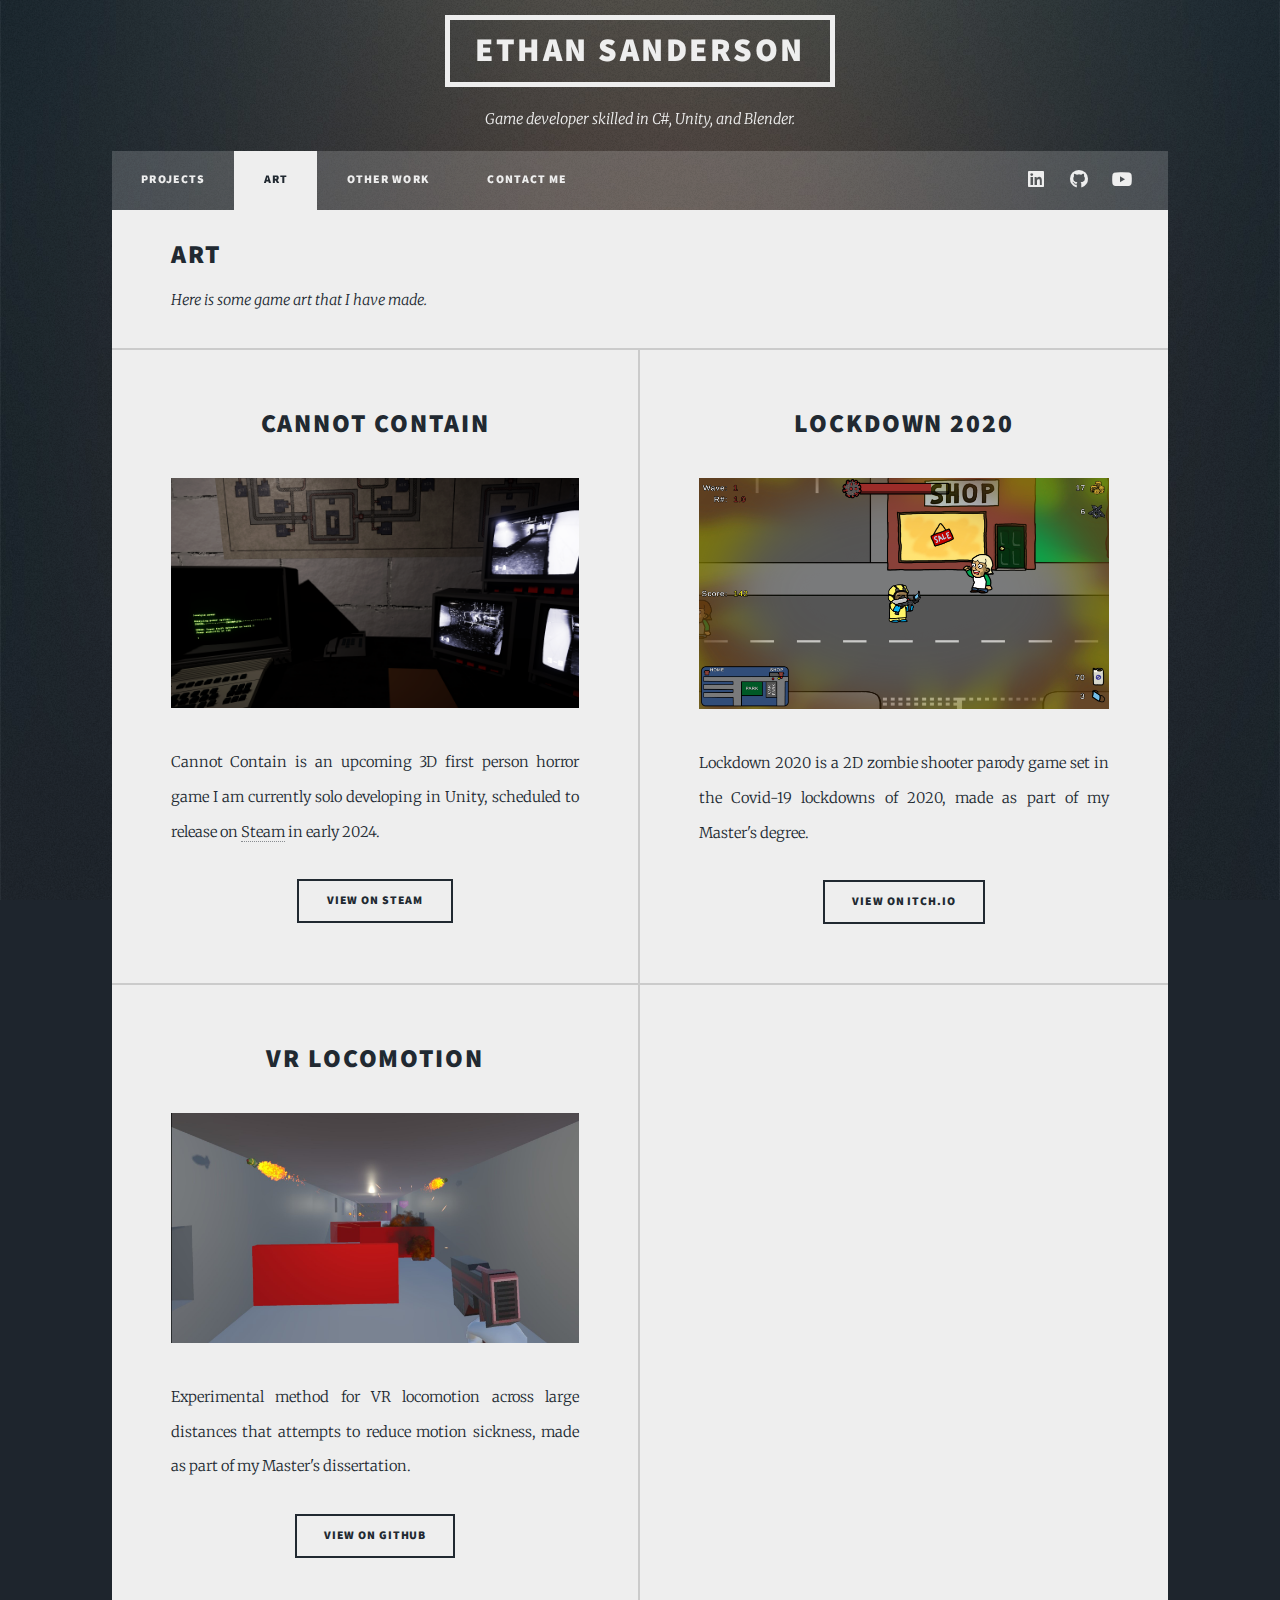
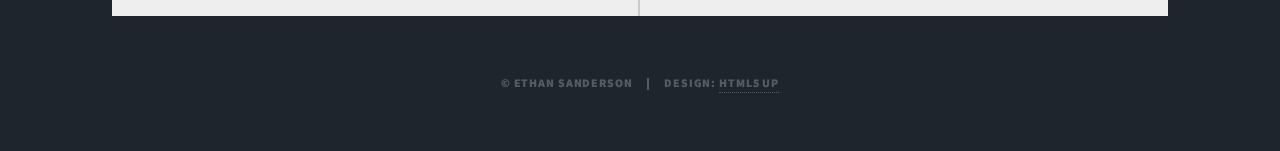
<file: art.html>
<!DOCTYPE HTML>
<!--
	Massively by HTML5 UP
	html5up.net | @ajlkn
	Free for personal and commercial use under the CCA 3.0 license (html5up.net/license)
-->
<html>
	<head>
		<title>Ethan Sanderson</title>
		<meta charset="utf-8" />
		<meta name="viewport" content="width=device-width, initial-scale=1, user-scalable=no" />
		<link rel="stylesheet" href="assets/css/main.css" />
		<noscript><link rel="stylesheet" href="assets/css/noscript.css" /></noscript>
	</head>
	<body class="is-preload">

		<!-- Wrapper -->
			<div id="wrapper">

				<!-- Header -->
					<header id="header">
						<div class="logo">Ethan Sanderson</div>
						<p>Game developer skilled in C#, Unity, and Blender.</p>
					</header>

				<!-- Nav -->
					<nav id="nav">
						<ul class="links">
							<li><a href="projects.html">Projects</a></li>
							<li class="active"><a href="art.html">Art</a></li>
							<li><a href="other.html">Other Work</a></li>
							<li><a href="contact.html">Contact Me</a></li>
						</ul>
						<ul class="icons">
							<li><a href="https://www.linkedin.com/in/ethanjsanderson/" target="_blank" class="icon brands fa-linkedin"><span class="label">LinkedIn</span></a></li>
							<li><a href="https://github.com/Ethangle" target="_blank" class="icon brands fa-github"><span class="label">GitHub</span></a></li>
							<li><a href="https://www.youtube.com/channel/UCgEqv6bSd-9lus4eBq7pBug" target="_blank" class="icon brands fa-youtube"><span class="label">YouTube</span></a></li>
						</ul>
					</nav>

				<!-- Main -->
					<div id="main">
						<header>
							<h2>Art</h2>
							<p>Here is some game art that I have made.</p>
						</header>
						<!-- Posts -->
						<section class="posts">
							
							<article>
								<header>
									<h2><a href="#">Cannot Contain</a></h2>
								</header>
								<a href="#" class="image fit"><img src="images/CannotContain_Thumbnail.png" alt="" /></a>
								<p>Cannot Contain is an upcoming 3D first person horror game I am currently solo developing in Unity, scheduled to release on <a href="https://store.steampowered.com/app/2709510/Cannot_Contain/">Steam</a> in early 2024.</p>
								<ul class="actions special">
									<li><a href="https://store.steampowered.com/app/2709510/Cannot_Contain/" target="_blank" class="button">View On Steam</a></li>
								</ul>
							</article>
							<article>
								<header>
									<h2><a href="#">Lockdown 2020</a></h2>
								</header>
								<a href="#" class="image fit"><img src="images/Lockdown2020_Thumbnail.png" alt="" /></a>
								<p>Lockdown 2020 is a 2D zombie shooter parody game set in the Covid-19 lockdowns of 2020, made as part of my Master's degree.</p>
								<ul class="actions special">
									<li><a href="https://ethangle.itch.io/lockdown-2020" target="_blank" class="button">View On Itch.io</a></li>
								</ul>
							</article>
							<article>
								<header>
									<h2><a href="#">VR Locomotion</a></h2>
								</header>
								<a href="#" class="image fit"><img src="images/VRProject_Thumbnail.png" alt="" /></a>
								<p>Experimental method for VR locomotion across large distances that attempts to reduce motion sickness, made as part of my Master's dissertation.</p>
								<ul class="actions special">
									<li><a href="https://github.com/Ethangle/VR-Locomotion-Project.git" target="_blank" class="button">View On GitHub</a></li>
								</ul>
							</article>
							<!-- <article>

							</article> -->
						</section>

					</div>

				<!-- Copyright -->
					<div id="copyright">
						<ul><li>&copy; Ethan Sanderson</li><li>Design: <a href="https://html5up.net" target="_blank">HTML5 UP</a></li></ul>
					</div>

			</div>

		<!-- Scripts -->
			<script src="assets/js/jquery.min.js"></script>
			<script src="assets/js/jquery.scrollex.min.js"></script>
			<script src="assets/js/jquery.scrolly.min.js"></script>
			<script src="assets/js/browser.min.js"></script>
			<script src="assets/js/breakpoints.min.js"></script>
			<script src="assets/js/util.js"></script>
			<script src="assets/js/main.js"></script>

	</body>
</html>
</file>
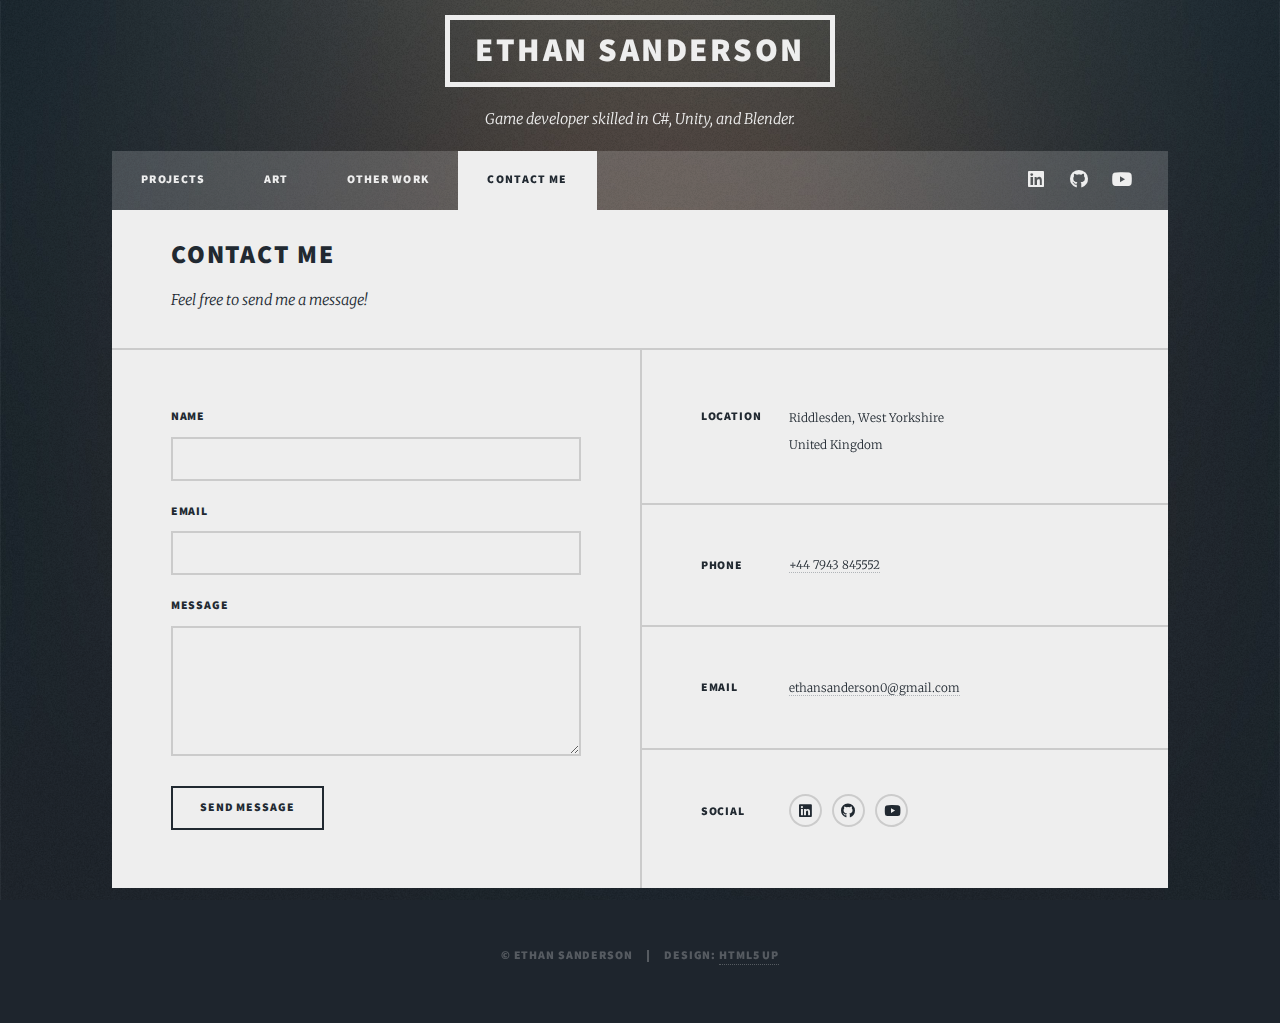
<file: contact.html>
<!DOCTYPE HTML>
<!--
	Massively by HTML5 UP
	html5up.net | @ajlkn
	Free for personal and commercial use under the CCA 3.0 license (html5up.net/license)
-->
<html>
	<head>
		<title>Ethan Sanderson</title>
		<meta charset="utf-8" />
		<meta name="viewport" content="width=device-width, initial-scale=1, user-scalable=no" />
		<link rel="stylesheet" href="assets/css/main.css" />
		<noscript><link rel="stylesheet" href="assets/css/noscript.css" /></noscript>
	</head>
	<body class="is-preload">

		<!-- Wrapper -->
			<div id="wrapper">

				<!-- Header -->
					<header id="header">
						<div class="logo">Ethan Sanderson</div>
						<p>Game developer skilled in C#, Unity, and Blender.</p>
					</header>

				<!-- Nav -->
					<nav id="nav">
						<ul class="links">
							<li><a href="projects.html">Projects</a></li>
							<li><a href="art.html">Art</a></li>
							<li><a href="other.html">Other Work</a></li>
							<li class="active"><a href="contact.html">Contact Me</a></li>
						</ul>
						<ul class="icons">
							<li><a href="https://www.linkedin.com/in/ethanjsanderson/" target="_blank" class="icon brands fa-linkedin"><span class="label">LinkedIn</span></a></li>
							<li><a href="https://github.com/Ethangle" target="_blank" class="icon brands fa-github"><span class="label">GitHub</span></a></li>
							<li><a href="https://www.youtube.com/channel/UCgEqv6bSd-9lus4eBq7pBug" target="_blank" class="icon brands fa-youtube"><span class="label">YouTube</span></a></li>
						</ul>
					</nav>

				<!-- Main -->
					<div id="main">
						<header>
							<h2>Contact Me</h2>
							<p>Feel free to send me a message!</p>
						</header>
						<!-- Posts -->
					</div>
                
                <!-- Footer -->

					<footer id="footer">
						<section>
							<form method="post" action="#">
								<div class="fields">
									<div class="field">
										<label for="name">Name</label>
										<input type="text" name="name" id="name" />
									</div>
									<div class="field">
										<label for="email">Email</label>
										<input type="text" name="email" id="email" />
									</div>
									<div class="field">
										<label for="message">Message</label>
										<textarea name="message" id="message" rows="3"></textarea>
									</div>
								</div>
								<ul class="actions">
									<li><input type="submit" value="Send Message" /></li>
								</ul>
							</form>
						</section>

						<section class="split contact">
							<section class="alt">
								<h3>Location</h3>
								<p>Riddlesden, West Yorkshire<br/>
                                United Kingdom</p>
							</section>
							<section>
								<h3>Phone</h3>
								<p><a href="#">+44 7943 845552</a></p>
							</section>
							<section>
								<h3>Email</h3>
								<p><a href="#">ethansanderson0@gmail.com</a></p>
							</section>
							<section>
								<h3>Social</h3>
								<ul class="icons alt">
									<li><a href="https://www.linkedin.com/in/ethanjsanderson/" target="_blank" class="icon brands alt fa-linkedin"><span class="label">LinkedIn</span></a></li>
									<li><a href="https://github.com/Ethangle" target="_blank" class="icon brands alt fa-github"><span class="label">GitHub</span></a></li>
									<li><a href="https://www.youtube.com/channel/UCgEqv6bSd-9lus4eBq7pBug" target="_blank" class="icon brands alt fa-youtube"><span class="label">YouTube</span></a></li>
								</ul>
							</section>
						</section>
					</footer>

				<!-- Copyright -->
					<div id="copyright">
						<ul><li>&copy; Ethan Sanderson</li><li>Design: <a href="https://html5up.net" target="_blank">HTML5 UP</a></li></ul>
					</div>

			</div>

		<!-- Scripts -->
			<script src="assets/js/jquery.min.js"></script>
			<script src="assets/js/jquery.scrollex.min.js"></script>
			<script src="assets/js/jquery.scrolly.min.js"></script>
			<script src="assets/js/browser.min.js"></script>
			<script src="assets/js/breakpoints.min.js"></script>
			<script src="assets/js/util.js"></script>
			<script src="assets/js/main.js"></script>

	</body>
</html>
</file>
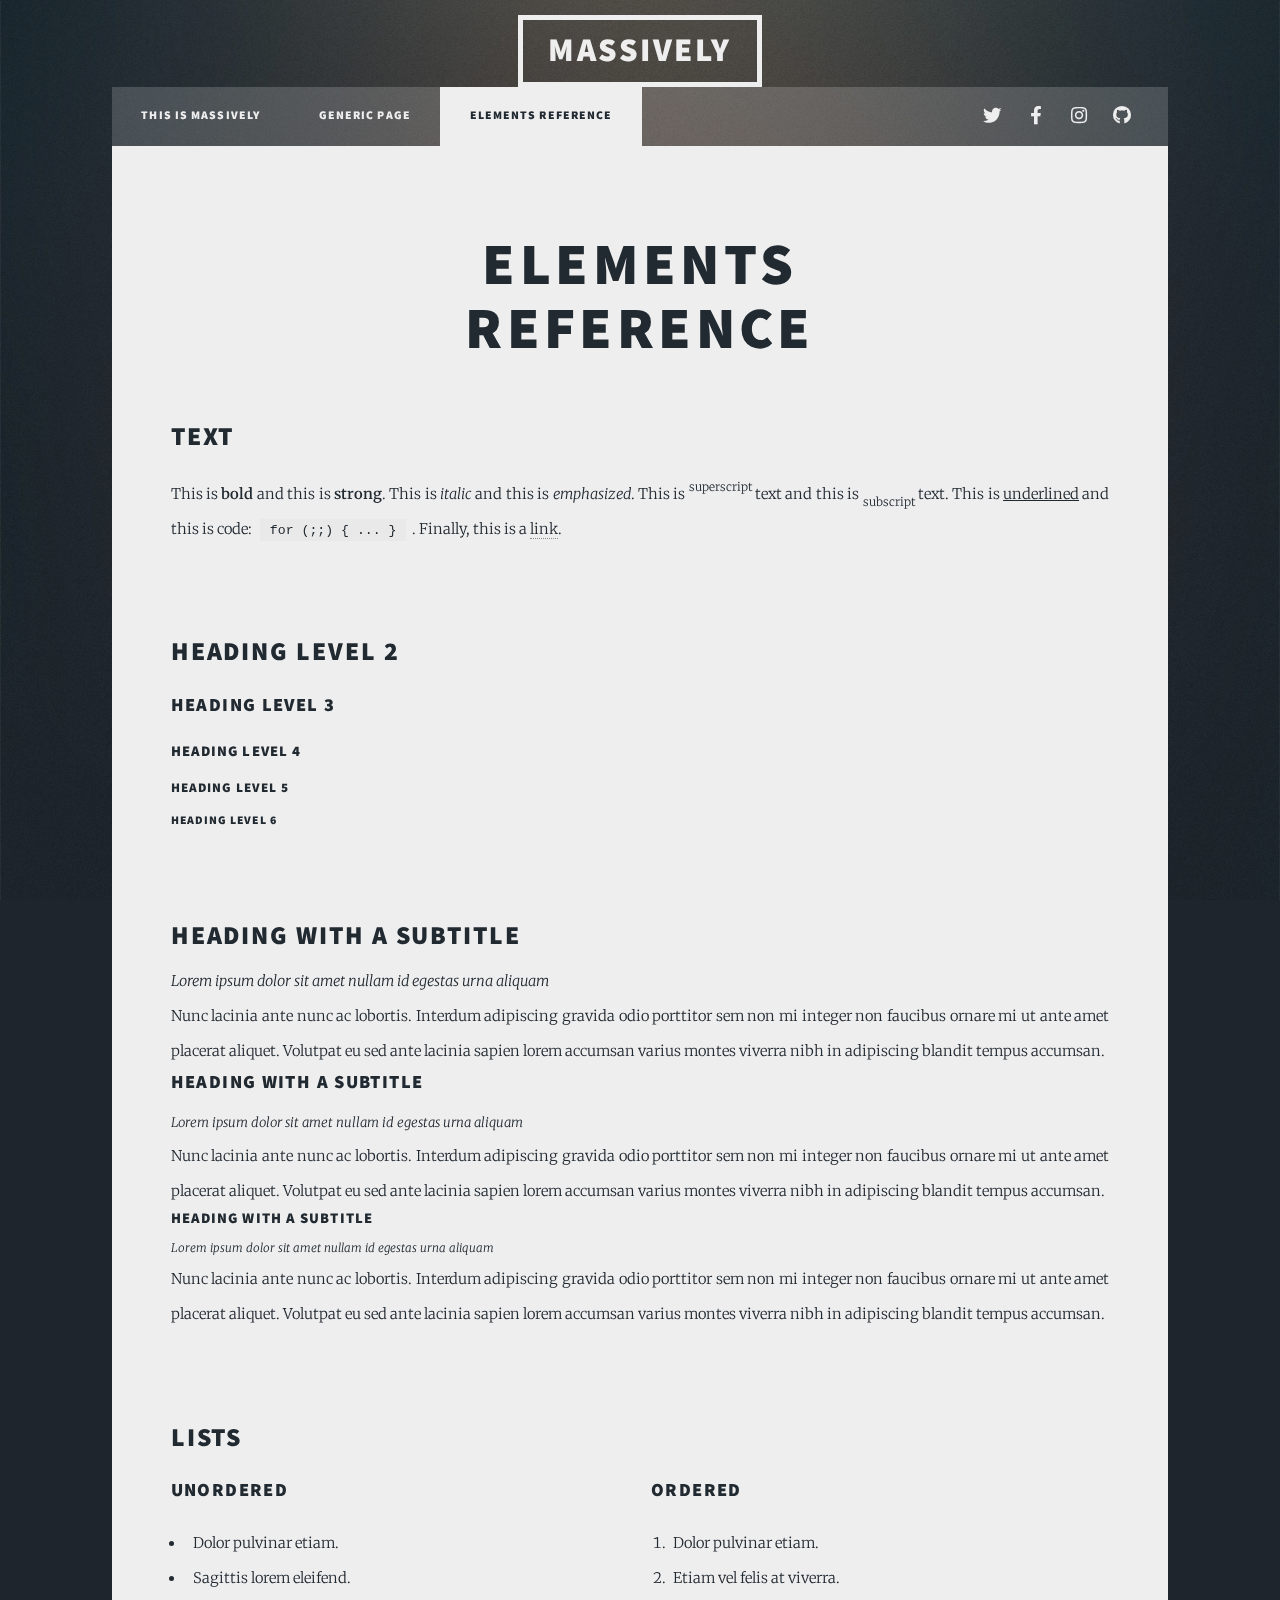
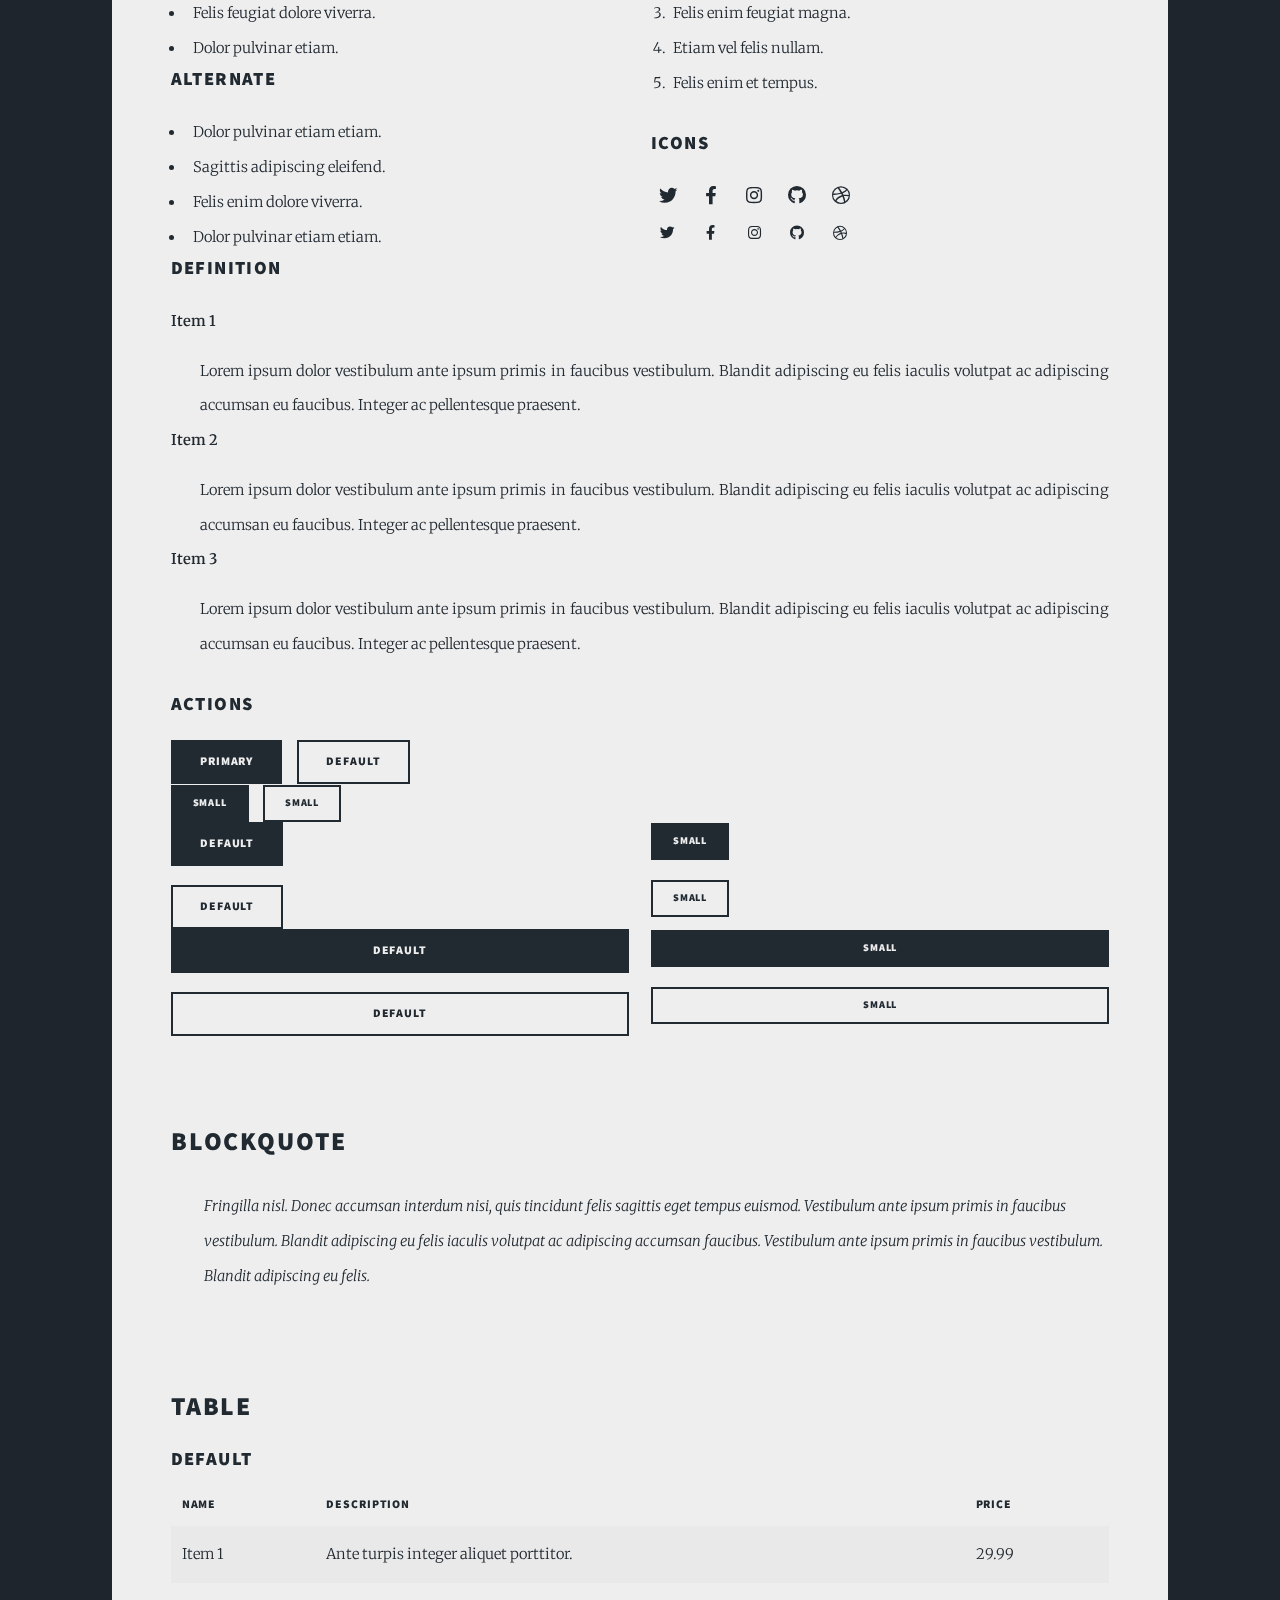
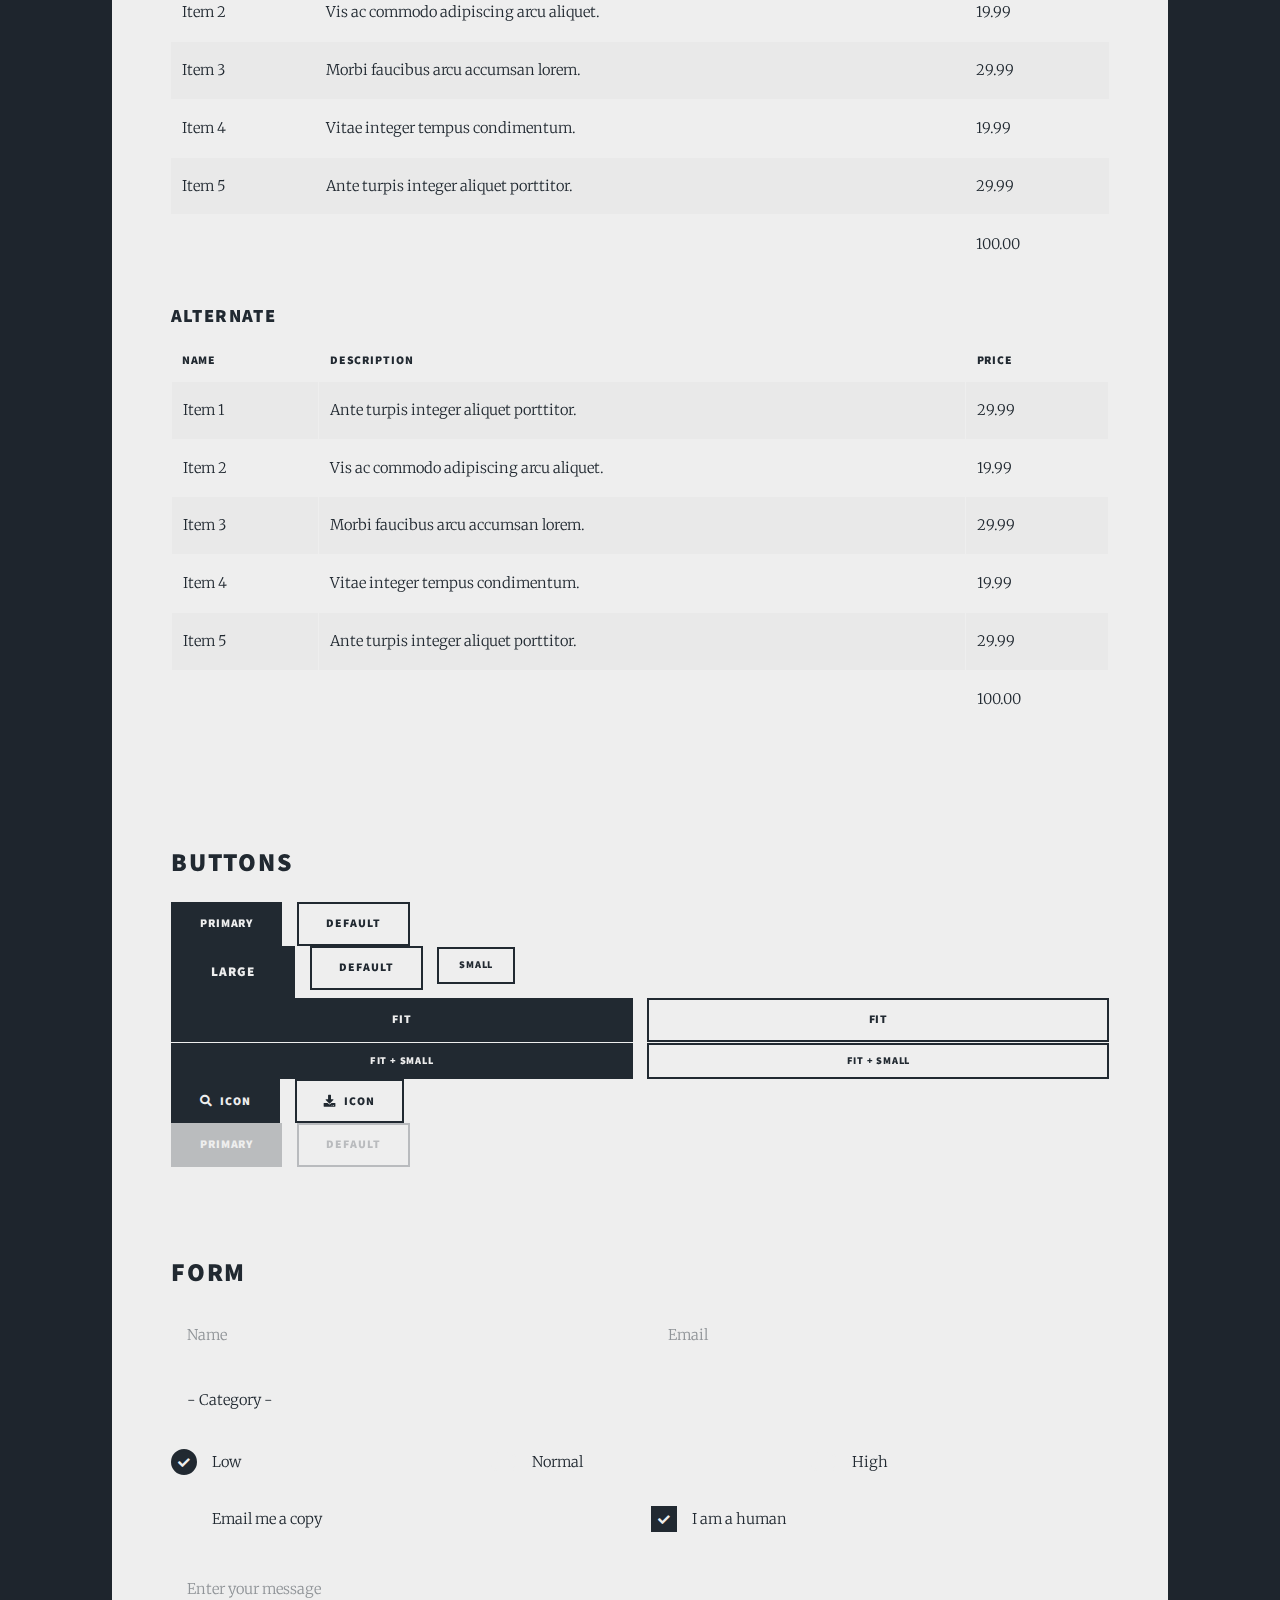
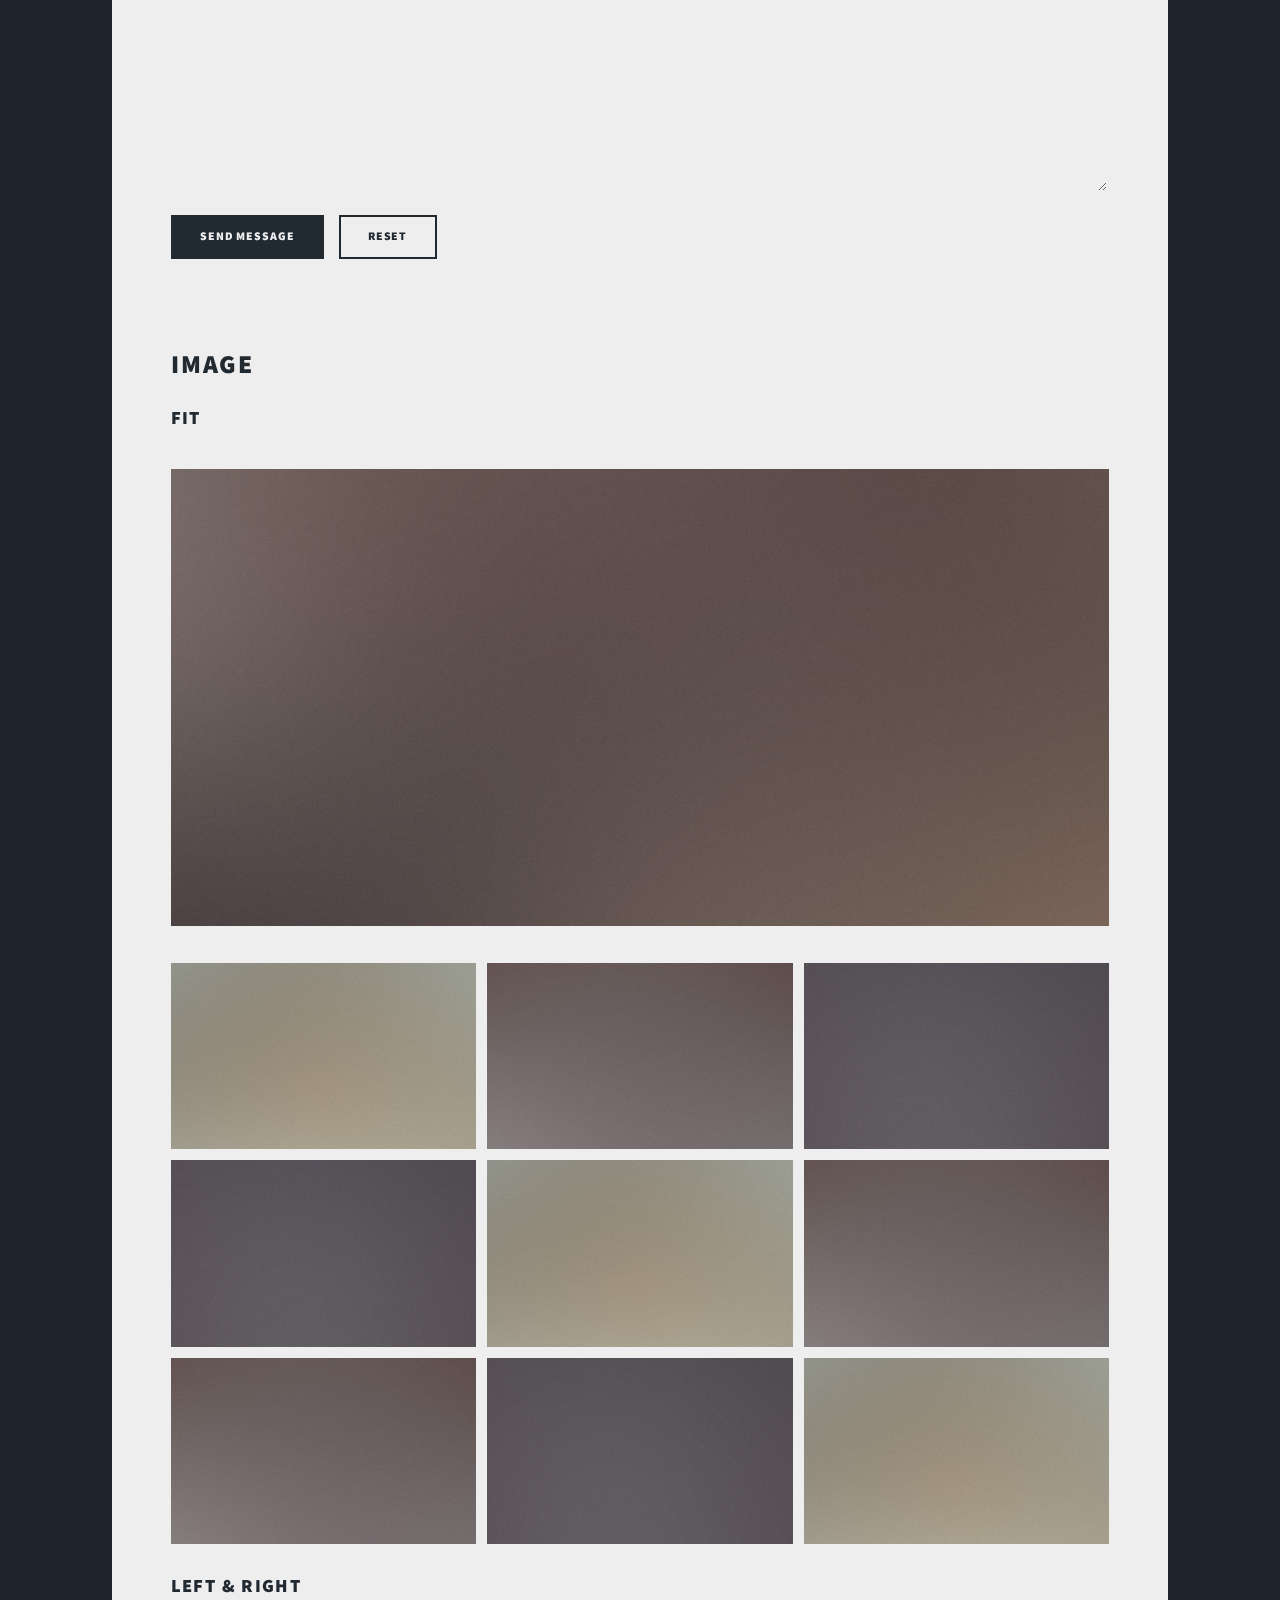
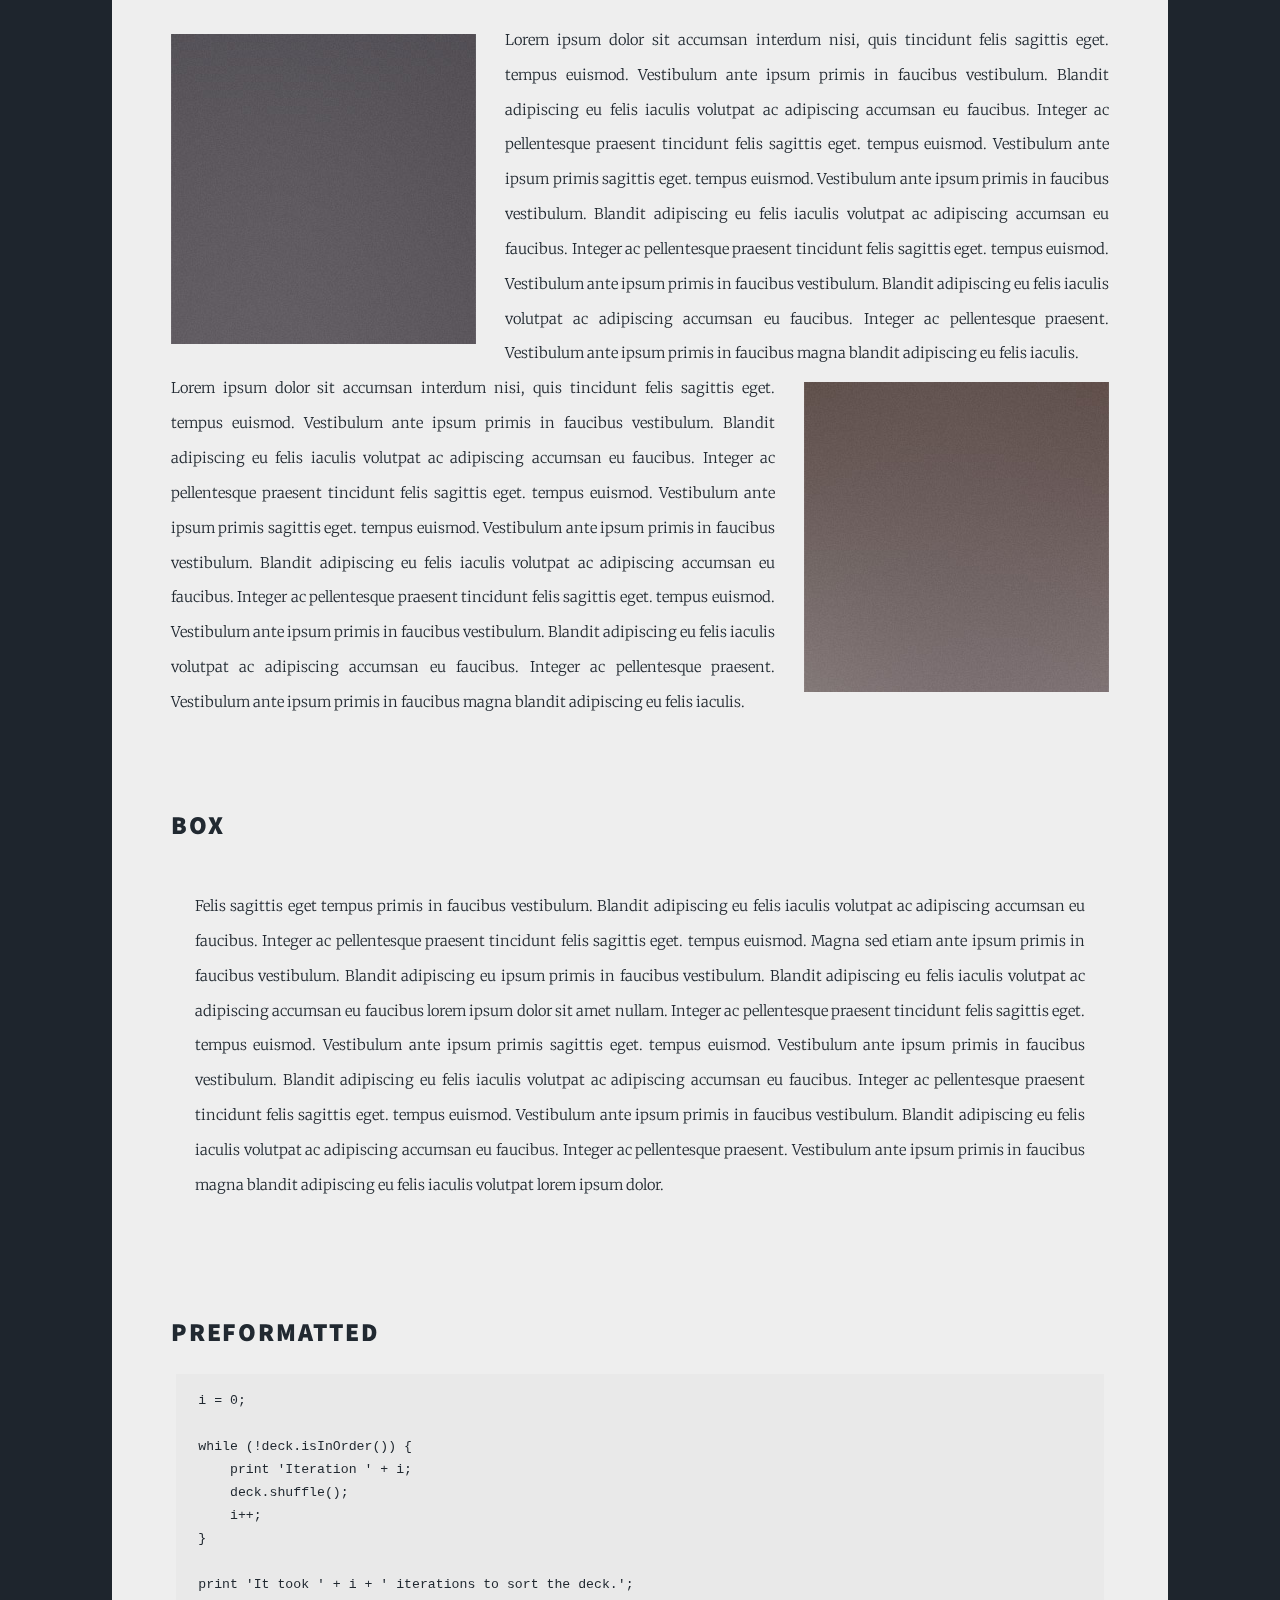
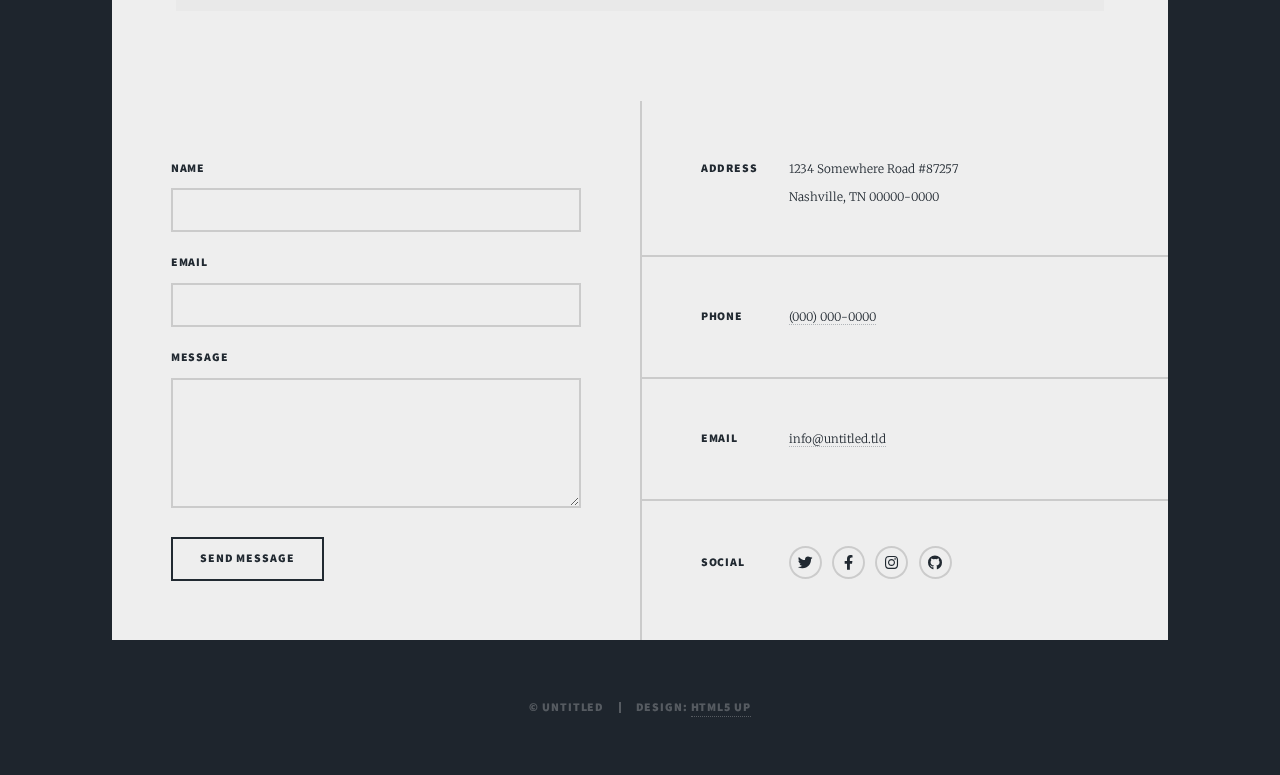
<file: elements.html>
<!DOCTYPE HTML>
<!--
	Massively by HTML5 UP
	html5up.net | @ajlkn
	Free for personal and commercial use under the CCA 3.0 license (html5up.net/license)
-->
<html>
	<head>
		<title>Elements Reference - Massively by HTML5 UP</title>
		<meta charset="utf-8" />
		<meta name="viewport" content="width=device-width, initial-scale=1, user-scalable=no" />
		<link rel="stylesheet" href="assets/css/main.css" />
		<noscript><link rel="stylesheet" href="assets/css/noscript.css" /></noscript>
	</head>
	<body class="is-preload">

		<!-- Wrapper -->
			<div id="wrapper">

				<!-- Header -->
					<header id="header">
						<a href="index.html" class="logo">Massively</a>
					</header>

				<!-- Nav -->
					<nav id="nav">
						<ul class="links">
							<li><a href="index.html">This is Massively</a></li>
							<li><a href="generic.html">Generic Page</a></li>
							<li class="active"><a href="elements.html">Elements Reference</a></li>
						</ul>
						<ul class="icons">
							<li><a href="#" class="icon brands fa-twitter"><span class="label">Twitter</span></a></li>
							<li><a href="#" class="icon brands fa-facebook-f"><span class="label">Facebook</span></a></li>
							<li><a href="#" class="icon brands fa-instagram"><span class="label">Instagram</span></a></li>
							<li><a href="#" class="icon brands fa-github"><span class="label">GitHub</span></a></li>
						</ul>
					</nav>

				<!-- Main -->
					<div id="main">

						<!-- Post -->
							<section class="post">
								<header class="major">
									<h1>Elements<br />
									Reference</h1>
								</header>

								<!-- Text stuff -->
									<h2>Text</h2>
									<p>This is <b>bold</b> and this is <strong>strong</strong>. This is <i>italic</i> and this is <em>emphasized</em>.
									This is <sup>superscript</sup> text and this is <sub>subscript</sub> text.
									This is <u>underlined</u> and this is code: <code>for (;;) { ... }</code>.
									Finally, this is a <a href="#">link</a>.</p>
									<hr />
									<h2>Heading Level 2</h2>
									<h3>Heading Level 3</h3>
									<h4>Heading Level 4</h4>
									<h5>Heading Level 5</h5>
									<h6>Heading Level 6</h6>
									<hr />
									<header>
										<h2>Heading with a Subtitle</h2>
										<p>Lorem ipsum dolor sit amet nullam id egestas urna aliquam</p>
									</header>
									<p>Nunc lacinia ante nunc ac lobortis. Interdum adipiscing gravida odio porttitor sem non mi integer non faucibus ornare mi ut ante amet placerat aliquet. Volutpat eu sed ante lacinia sapien lorem accumsan varius montes viverra nibh in adipiscing blandit tempus accumsan.</p>
									<header>
										<h3>Heading with a Subtitle</h3>
										<p>Lorem ipsum dolor sit amet nullam id egestas urna aliquam</p>
									</header>
									<p>Nunc lacinia ante nunc ac lobortis. Interdum adipiscing gravida odio porttitor sem non mi integer non faucibus ornare mi ut ante amet placerat aliquet. Volutpat eu sed ante lacinia sapien lorem accumsan varius montes viverra nibh in adipiscing blandit tempus accumsan.</p>
									<header>
										<h4>Heading with a Subtitle</h4>
										<p>Lorem ipsum dolor sit amet nullam id egestas urna aliquam</p>
									</header>
									<p>Nunc lacinia ante nunc ac lobortis. Interdum adipiscing gravida odio porttitor sem non mi integer non faucibus ornare mi ut ante amet placerat aliquet. Volutpat eu sed ante lacinia sapien lorem accumsan varius montes viverra nibh in adipiscing blandit tempus accumsan.</p>

									<hr />

								<!-- Lists -->
									<h2>Lists</h2>
									<div class="row">
										<div class="col-6 col-12-small">

											<h3>Unordered</h3>
											<ul>
												<li>Dolor pulvinar etiam.</li>
												<li>Sagittis lorem eleifend.</li>
												<li>Felis feugiat dolore viverra.</li>
												<li>Dolor pulvinar etiam.</li>
											</ul>

											<h3>Alternate</h3>
											<ul class="alt">
												<li>Dolor pulvinar etiam etiam.</li>
												<li>Sagittis adipiscing eleifend.</li>
												<li>Felis enim dolore viverra.</li>
												<li>Dolor pulvinar etiam etiam.</li>
											</ul>

										</div>
										<div class="col-6 col-12-small">

											<h3>Ordered</h3>
											<ol>
												<li>Dolor pulvinar etiam.</li>
												<li>Etiam vel felis at viverra.</li>
												<li>Felis enim feugiat magna.</li>
												<li>Etiam vel felis nullam.</li>
												<li>Felis enim et tempus.</li>
											</ol>

											<h3>Icons</h3>
											<ul class="icons">
												<li><a href="#" class="icon brands fa-twitter"><span class="label">Twitter</span></a></li>
												<li><a href="#" class="icon brands fa-facebook-f"><span class="label">Facebook</span></a></li>
												<li><a href="#" class="icon brands fa-instagram"><span class="label">Instagram</span></a></li>
												<li><a href="#" class="icon brands fa-github"><span class="label">Github</span></a></li>
												<li><a href="#" class="icon brands fa-dribbble"><span class="label">Dribbble</span></a></li>
											</ul>
											<ul class="icons alt">
												<li><a href="#" class="icon brands alt fa-twitter"><span class="label">Twitter</span></a></li>
												<li><a href="#" class="icon brands alt fa-facebook-f"><span class="label">Facebook</span></a></li>
												<li><a href="#" class="icon brands alt fa-instagram"><span class="label">Instagram</span></a></li>
												<li><a href="#" class="icon brands alt fa-github"><span class="label">Github</span></a></li>
												<li><a href="#" class="icon brands alt fa-dribbble"><span class="label">Dribbble</span></a></li>
											</ul>

										</div>
									</div>
									<h3>Definition</h3>
									<dl>
										<dt>Item 1</dt>
										<dd>
											<p>Lorem ipsum dolor vestibulum ante ipsum primis in faucibus vestibulum. Blandit adipiscing eu felis iaculis volutpat ac adipiscing accumsan eu faucibus. Integer ac pellentesque praesent.</p>
										</dd>
										<dt>Item 2</dt>
										<dd>
											<p>Lorem ipsum dolor vestibulum ante ipsum primis in faucibus vestibulum. Blandit adipiscing eu felis iaculis volutpat ac adipiscing accumsan eu faucibus. Integer ac pellentesque praesent.</p>
										</dd>
										<dt>Item 3</dt>
										<dd>
											<p>Lorem ipsum dolor vestibulum ante ipsum primis in faucibus vestibulum. Blandit adipiscing eu felis iaculis volutpat ac adipiscing accumsan eu faucibus. Integer ac pellentesque praesent.</p>
										</dd>
									</dl>

									<h3>Actions</h3>
									<ul class="actions">
										<li><a href="#" class="button primary">Primary</a></li>
										<li><a href="#" class="button">Default</a></li>
									</ul>
									<ul class="actions small">
										<li><a href="#" class="button primary small">Small</a></li>
										<li><a href="#" class="button small">Small</a></li>
									</ul>
									<div class="row">
										<div class="col-6 col-12-small">
											<ul class="actions stacked">
												<li><a href="#" class="button primary">Default</a></li>
												<li><a href="#" class="button">Default</a></li>
											</ul>
										</div>
										<div class="col-6 col-12-small">
											<ul class="actions stacked">
												<li><a href="#" class="button primary small">Small</a></li>
												<li><a href="#" class="button small">Small</a></li>
											</ul>
										</div>
									</div>
									<div class="row">
										<div class="col-6 col-12-small">
											<ul class="actions stacked">
												<li><a href="#" class="button primary fit">Default</a></li>
												<li><a href="#" class="button fit">Default</a></li>
											</ul>
										</div>
										<div class="col-6 col-12-small">
											<ul class="actions stacked">
												<li><a href="#" class="button primary small fit">Small</a></li>
												<li><a href="#" class="button small fit">Small</a></li>
											</ul>
										</div>
									</div>

									<hr />

								<!-- Blockquote -->
									<h2>Blockquote</h2>
									<blockquote>Fringilla nisl. Donec accumsan interdum nisi, quis tincidunt felis sagittis eget tempus euismod. Vestibulum ante ipsum primis in faucibus vestibulum. Blandit adipiscing eu felis iaculis volutpat ac adipiscing accumsan faucibus. Vestibulum ante ipsum primis in faucibus vestibulum. Blandit adipiscing eu felis.</blockquote>

									<hr />

								<!-- Table -->
									<h2>Table</h2>

									<h3>Default</h3>
									<div class="table-wrapper">
										<table>
											<thead>
												<tr>
													<th>Name</th>
													<th>Description</th>
													<th>Price</th>
												</tr>
											</thead>
											<tbody>
												<tr>
													<td>Item 1</td>
													<td>Ante turpis integer aliquet porttitor.</td>
													<td>29.99</td>
												</tr>
												<tr>
													<td>Item 2</td>
													<td>Vis ac commodo adipiscing arcu aliquet.</td>
													<td>19.99</td>
												</tr>
												<tr>
													<td>Item 3</td>
													<td> Morbi faucibus arcu accumsan lorem.</td>
													<td>29.99</td>
												</tr>
												<tr>
													<td>Item 4</td>
													<td>Vitae integer tempus condimentum.</td>
													<td>19.99</td>
												</tr>
												<tr>
													<td>Item 5</td>
													<td>Ante turpis integer aliquet porttitor.</td>
													<td>29.99</td>
												</tr>
											</tbody>
											<tfoot>
												<tr>
													<td colspan="2"></td>
													<td>100.00</td>
												</tr>
											</tfoot>
										</table>
									</div>

									<h3>Alternate</h3>
									<div class="table-wrapper">
										<table class="alt">
											<thead>
												<tr>
													<th>Name</th>
													<th>Description</th>
													<th>Price</th>
												</tr>
											</thead>
											<tbody>
												<tr>
													<td>Item 1</td>
													<td>Ante turpis integer aliquet porttitor.</td>
													<td>29.99</td>
												</tr>
												<tr>
													<td>Item 2</td>
													<td>Vis ac commodo adipiscing arcu aliquet.</td>
													<td>19.99</td>
												</tr>
												<tr>
													<td>Item 3</td>
													<td> Morbi faucibus arcu accumsan lorem.</td>
													<td>29.99</td>
												</tr>
												<tr>
													<td>Item 4</td>
													<td>Vitae integer tempus condimentum.</td>
													<td>19.99</td>
												</tr>
												<tr>
													<td>Item 5</td>
													<td>Ante turpis integer aliquet porttitor.</td>
													<td>29.99</td>
												</tr>
											</tbody>
											<tfoot>
												<tr>
													<td colspan="2"></td>
													<td>100.00</td>
												</tr>
											</tfoot>
										</table>
									</div>

									<hr />

								<!-- Buttons -->
									<h2>Buttons</h2>
									<ul class="actions">
										<li><a href="#" class="button primary">Primary</a></li>
										<li><a href="#" class="button">Default</a></li>
									</ul>
									<ul class="actions">
										<li><a href="#" class="button primary large">Large</a></li>
										<li><a href="#" class="button">Default</a></li>
										<li><a href="#" class="button small">Small</a></li>
									</ul>
									<ul class="actions fit">
										<li><a href="#" class="button primary fit">Fit</a></li>
										<li><a href="#" class="button fit">Fit</a></li>
									</ul>
									<ul class="actions fit small">
										<li><a href="#" class="button primary fit small">Fit + Small</a></li>
										<li><a href="#" class="button fit small">Fit + Small</a></li>
									</ul>
									<ul class="actions">
										<li><a href="#" class="button primary icon solid fa-search">Icon</a></li>
										<li><a href="#" class="button icon solid fa-download">Icon</a></li>
									</ul>
									<ul class="actions">
										<li><span class="button primary disabled">Primary</span></li>
										<li><span class="button disabled">Default</span></li>
									</ul>

									<hr />

								<!-- Form -->
									<h2>Form</h2>

									<form method="post" action="#">
										<div class="row gtr-uniform">
											<div class="col-6 col-12-xsmall">
												<input type="text" name="demo-name" id="demo-name" value="" placeholder="Name" />
											</div>
											<div class="col-6 col-12-xsmall">
												<input type="email" name="demo-email" id="demo-email" value="" placeholder="Email" />
											</div>
											<!-- Break -->
											<div class="col-12">
												<select name="demo-category" id="demo-category">
													<option value="">- Category -</option>
													<option value="1">Manufacturing</option>
													<option value="1">Shipping</option>
													<option value="1">Administration</option>
													<option value="1">Human Resources</option>
												</select>
											</div>
											<!-- Break -->
											<div class="col-4 col-12-small">
												<input type="radio" id="demo-priority-low" name="demo-priority" checked>
												<label for="demo-priority-low">Low</label>
											</div>
											<div class="col-4 col-12-small">
												<input type="radio" id="demo-priority-normal" name="demo-priority">
												<label for="demo-priority-normal">Normal</label>
											</div>
											<div class="col-4 col-12-small">
												<input type="radio" id="demo-priority-high" name="demo-priority">
												<label for="demo-priority-high">High</label>
											</div>
											<!-- Break -->
											<div class="col-6 col-12-small">
												<input type="checkbox" id="demo-copy" name="demo-copy">
												<label for="demo-copy">Email me a copy</label>
											</div>
											<div class="col-6 col-12-small">
												<input type="checkbox" id="demo-human" name="demo-human" checked>
												<label for="demo-human">I am a human</label>
											</div>
											<!-- Break -->
											<div class="col-12">
												<textarea name="demo-message" id="demo-message" placeholder="Enter your message" rows="6"></textarea>
											</div>
											<!-- Break -->
											<div class="col-12">
												<ul class="actions">
													<li><input type="submit" value="Send Message" class="primary" /></li>
													<li><input type="reset" value="Reset" /></li>
												</ul>
											</div>
										</div>
									</form>

									<hr />

								<!-- Image -->
									<h2>Image</h2>

									<h3>Fit</h3>
									<span class="image fit"><img src="images/pic01.jpg" alt="" /></span>
									<div class="box alt">
										<div class="row gtr-50 gtr-uniform">
											<div class="col-4"><span class="image fit"><img src="images/pic02.jpg" alt="" /></span></div>
											<div class="col-4"><span class="image fit"><img src="images/pic03.jpg" alt="" /></span></div>
											<div class="col-4"><span class="image fit"><img src="images/pic04.jpg" alt="" /></span></div>
											<!-- Break -->
											<div class="col-4"><span class="image fit"><img src="images/pic04.jpg" alt="" /></span></div>
											<div class="col-4"><span class="image fit"><img src="images/pic02.jpg" alt="" /></span></div>
											<div class="col-4"><span class="image fit"><img src="images/pic03.jpg" alt="" /></span></div>
											<!-- Break -->
											<div class="col-4"><span class="image fit"><img src="images/pic03.jpg" alt="" /></span></div>
											<div class="col-4"><span class="image fit"><img src="images/pic04.jpg" alt="" /></span></div>
											<div class="col-4"><span class="image fit"><img src="images/pic02.jpg" alt="" /></span></div>
										</div>
									</div>

									<h3>Left &amp; Right</h3>
									<p><span class="image left"><img src="images/pic08.jpg" alt="" /></span>Lorem ipsum dolor sit accumsan interdum nisi, quis tincidunt felis sagittis eget. tempus euismod. Vestibulum ante ipsum primis in faucibus vestibulum. Blandit adipiscing eu felis iaculis volutpat ac adipiscing accumsan eu faucibus. Integer ac pellentesque praesent tincidunt felis sagittis eget. tempus euismod. Vestibulum ante ipsum primis sagittis eget. tempus euismod. Vestibulum ante ipsum primis in faucibus vestibulum. Blandit adipiscing eu felis iaculis volutpat ac adipiscing accumsan eu faucibus. Integer ac pellentesque praesent tincidunt felis sagittis eget. tempus euismod. Vestibulum ante ipsum primis in faucibus vestibulum. Blandit adipiscing eu felis iaculis volutpat ac adipiscing accumsan eu faucibus. Integer ac pellentesque praesent. Vestibulum ante ipsum primis in faucibus magna blandit adipiscing eu felis iaculis.</p>
									<p><span class="image right"><img src="images/pic09.jpg" alt="" /></span>Lorem ipsum dolor sit accumsan interdum nisi, quis tincidunt felis sagittis eget. tempus euismod. Vestibulum ante ipsum primis in faucibus vestibulum. Blandit adipiscing eu felis iaculis volutpat ac adipiscing accumsan eu faucibus. Integer ac pellentesque praesent tincidunt felis sagittis eget. tempus euismod. Vestibulum ante ipsum primis sagittis eget. tempus euismod. Vestibulum ante ipsum primis in faucibus vestibulum. Blandit adipiscing eu felis iaculis volutpat ac adipiscing accumsan eu faucibus. Integer ac pellentesque praesent tincidunt felis sagittis eget. tempus euismod. Vestibulum ante ipsum primis in faucibus vestibulum. Blandit adipiscing eu felis iaculis volutpat ac adipiscing accumsan eu faucibus. Integer ac pellentesque praesent. Vestibulum ante ipsum primis in faucibus magna blandit adipiscing eu felis iaculis.</p>

									<hr />

								<!-- Box -->
									<h2>Box</h2>
									<div class="box">
										<p>Felis sagittis eget tempus primis in faucibus vestibulum. Blandit adipiscing eu felis iaculis volutpat ac adipiscing accumsan eu faucibus. Integer ac pellentesque praesent tincidunt felis sagittis eget. tempus euismod. Magna sed etiam ante ipsum primis in faucibus vestibulum. Blandit adipiscing eu ipsum primis in faucibus vestibulum. Blandit adipiscing eu felis iaculis volutpat ac adipiscing accumsan eu faucibus lorem ipsum dolor sit amet nullam. Integer ac pellentesque praesent tincidunt felis sagittis eget. tempus euismod. Vestibulum ante ipsum primis sagittis eget. tempus euismod. Vestibulum ante ipsum primis in faucibus vestibulum. Blandit adipiscing eu felis iaculis volutpat ac adipiscing accumsan eu faucibus. Integer ac pellentesque praesent tincidunt felis sagittis eget. tempus euismod. Vestibulum ante ipsum primis in faucibus vestibulum. Blandit adipiscing eu felis iaculis volutpat ac adipiscing accumsan eu faucibus. Integer ac pellentesque praesent. Vestibulum ante ipsum primis in faucibus magna blandit adipiscing eu felis iaculis volutpat lorem ipsum dolor.</p>
									</div>

									<hr />

								<!-- Preformatted Code -->
									<h2>Preformatted</h2>
									<pre><code>i = 0;

while (!deck.isInOrder()) {
    print 'Iteration ' + i;
    deck.shuffle();
    i++;
}

print 'It took ' + i + ' iterations to sort the deck.';
</code></pre>

							</section>

					</div>

				<!-- Footer -->
					<footer id="footer">
						<section>
							<form method="post" action="#">
								<div class="fields">
									<div class="field">
										<label for="name">Name</label>
										<input type="text" name="name" id="name" />
									</div>
									<div class="field">
										<label for="email">Email</label>
										<input type="text" name="email" id="email" />
									</div>
									<div class="field">
										<label for="message">Message</label>
										<textarea name="message" id="message" rows="3"></textarea>
									</div>
								</div>
								<ul class="actions">
									<li><input type="submit" value="Send Message" /></li>
								</ul>
							</form>
						</section>
						<section class="split contact">
							<section class="alt">
								<h3>Address</h3>
								<p>1234 Somewhere Road #87257<br />
								Nashville, TN 00000-0000</p>
							</section>
							<section>
								<h3>Phone</h3>
								<p><a href="#">(000) 000-0000</a></p>
							</section>
							<section>
								<h3>Email</h3>
								<p><a href="#">info@untitled.tld</a></p>
							</section>
							<section>
								<h3>Social</h3>
								<ul class="icons alt">
									<li><a href="#" class="icon brands alt fa-twitter"><span class="label">Twitter</span></a></li>
									<li><a href="#" class="icon brands alt fa-facebook-f"><span class="label">Facebook</span></a></li>
									<li><a href="#" class="icon brands alt fa-instagram"><span class="label">Instagram</span></a></li>
									<li><a href="#" class="icon brands alt fa-github"><span class="label">GitHub</span></a></li>
								</ul>
							</section>
						</section>
					</footer>

				<!-- Copyright -->
					<div id="copyright">
						<ul><li>&copy; Untitled</li><li>Design: <a href="https://html5up.net">HTML5 UP</a></li></ul>
					</div>

			</div>

		<!-- Scripts -->
			<script src="assets/js/jquery.min.js"></script>
			<script src="assets/js/jquery.scrollex.min.js"></script>
			<script src="assets/js/jquery.scrolly.min.js"></script>
			<script src="assets/js/browser.min.js"></script>
			<script src="assets/js/breakpoints.min.js"></script>
			<script src="assets/js/util.js"></script>
			<script src="assets/js/main.js"></script>

	</body>
</html>
</file>
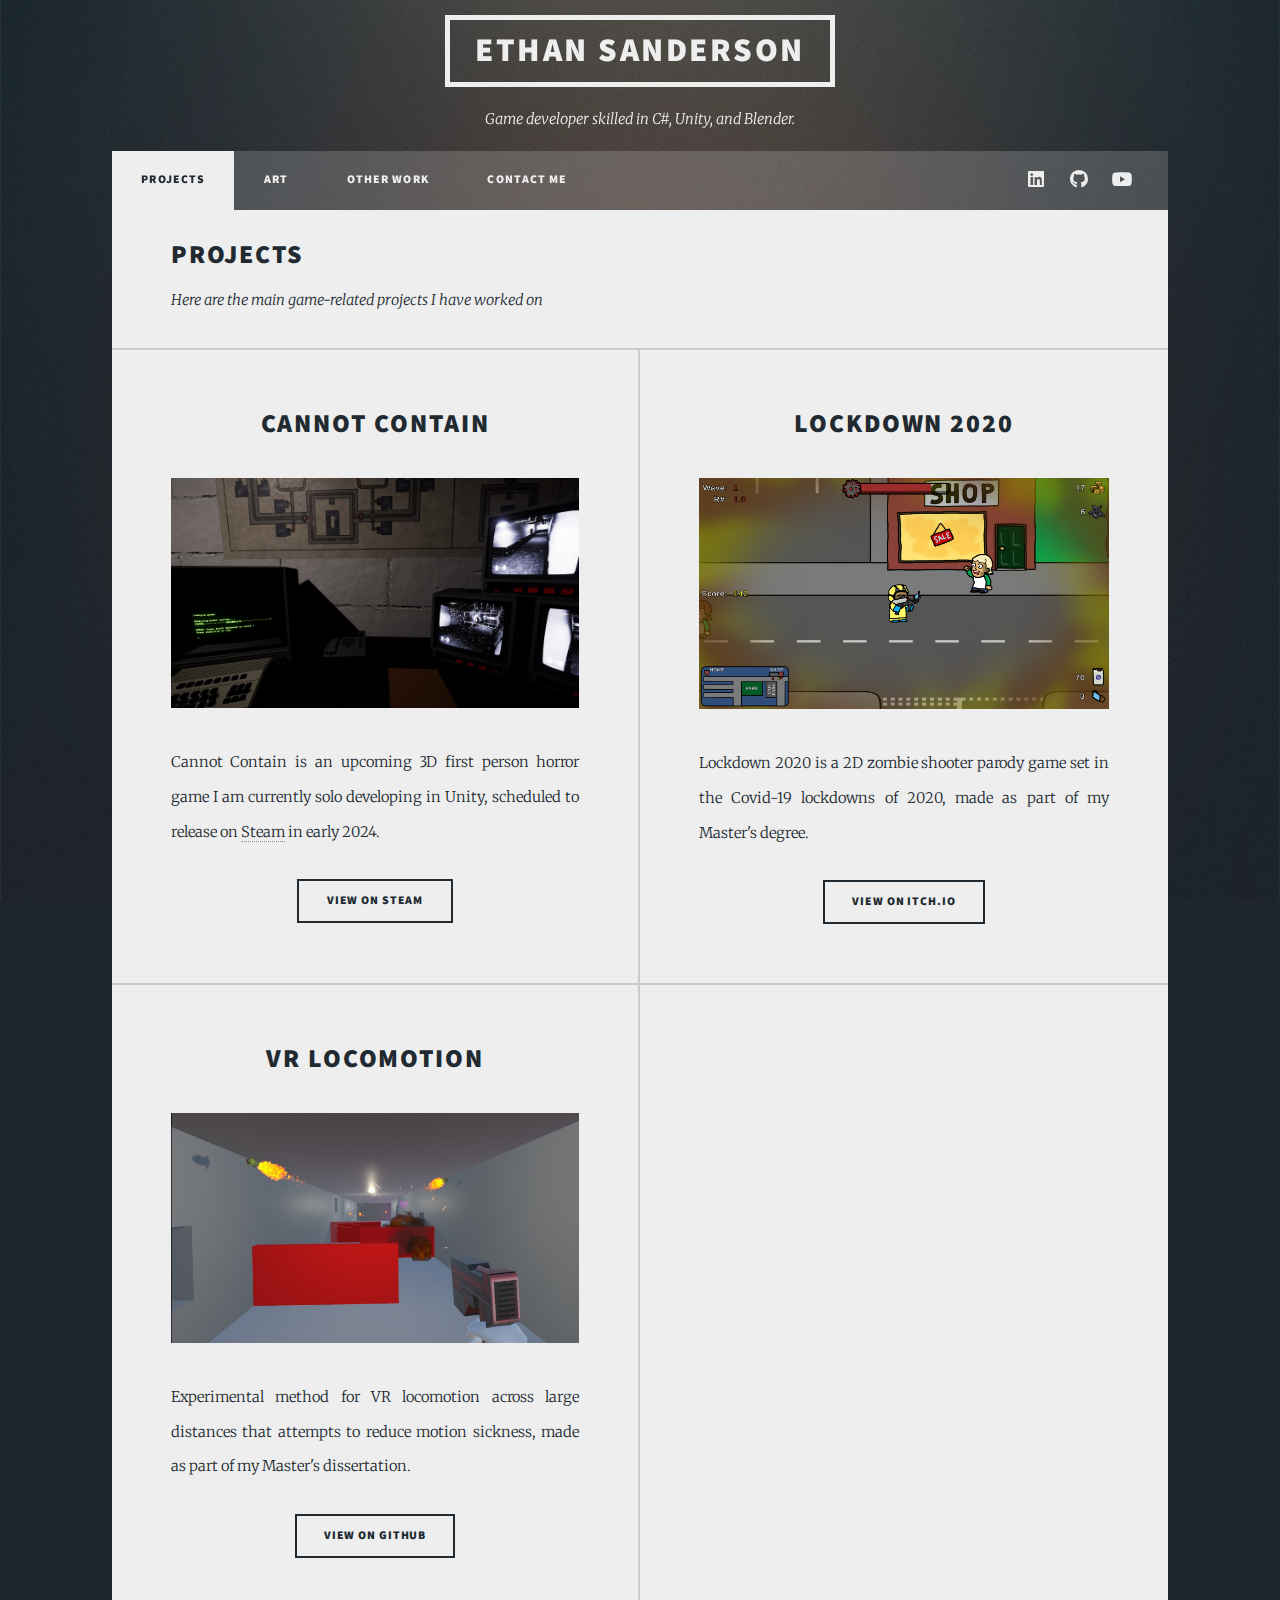
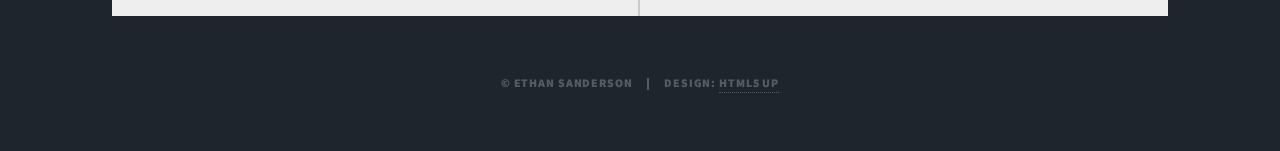
<file: generic.html>
<!DOCTYPE HTML>
<!--
	Massively by HTML5 UP
	html5up.net | @ajlkn
	Free for personal and commercial use under the CCA 3.0 license (html5up.net/license)
-->
<html>
	<head>
		<title>Ethan Sanderson</title>
		<meta charset="utf-8" />
		<meta name="viewport" content="width=device-width, initial-scale=1, user-scalable=no" />
		<link rel="stylesheet" href="assets/css/main.css" />
		<noscript><link rel="stylesheet" href="assets/css/noscript.css" /></noscript>
	</head>
	<body class="is-preload">

		<!-- Wrapper -->
			<div id="wrapper">

				<!-- Header -->
					<header id="header">
						<div class="logo">Ethan Sanderson</div>
						<p>Game developer skilled in C#, Unity, and Blender.</p>
					</header>

				<!-- Nav -->
					<nav id="nav">
						<ul class="links">
							<li class="active"><a href="projects.html">Projects</a></li>
							<li><a href="art.html">Art</a></li>
							<li><a href="other.html">Other Work</a></li>
							<li><a href="contact.html">Contact Me</a></li>
						</ul>
						<ul class="icons">
							<li><a href="https://www.linkedin.com/in/ethanjsanderson/" target="_blank" class="icon brands fa-linkedin"><span class="label">LinkedIn</span></a></li>
							<li><a href="https://github.com/Ethangle" target="_blank" class="icon brands fa-github"><span class="label">GitHub</span></a></li>
							<li><a href="https://www.youtube.com/channel/UCgEqv6bSd-9lus4eBq7pBug" target="_blank" class="icon brands fa-youtube"><span class="label">YouTube</span></a></li>
						</ul>
					</nav>

				<!-- Main -->
					<div id="main">
						<header>
							<h2>Projects</h2>
							<p>Here are the main game-related projects I have worked on</p>
						</header>
						<!-- Posts -->
						<section class="posts">
							
							<article>
								<header>
									<h2><a href="#">Cannot Contain</a></h2>
								</header>
								<a href="#" class="image fit"><img src="images/CannotContain_Thumbnail.png" alt="" /></a>
								<p>Cannot Contain is an upcoming 3D first person horror game I am currently solo developing in Unity, scheduled to release on <a href="https://store.steampowered.com/app/2709510/Cannot_Contain/">Steam</a> in early 2024.</p>
								<ul class="actions special">
									<li><a href="https://store.steampowered.com/app/2709510/Cannot_Contain/" target="_blank" class="button">View On Steam</a></li>
								</ul>
							</article>
							<article>
								<header>
									<h2><a href="#">Lockdown 2020</a></h2>
								</header>
								<a href="#" class="image fit"><img src="images/Lockdown2020_Thumbnail.png" alt="" /></a>
								<p>Lockdown 2020 is a 2D zombie shooter parody game set in the Covid-19 lockdowns of 2020, made as part of my Master's degree.</p>
								<ul class="actions special">
									<li><a href="https://ethangle.itch.io/lockdown-2020" target="_blank" class="button">View On Itch.io</a></li>
								</ul>
							</article>
							<article>
								<header>
									<h2><a href="#">VR Locomotion</a></h2>
								</header>
								<a href="#" class="image fit"><img src="images/VRProject_Thumbnail.png" alt="" /></a>
								<p>Experimental method for VR locomotion across large distances that attempts to reduce motion sickness, made as part of my Master's dissertation.</p>
								<ul class="actions special">
									<li><a href="https://github.com/Ethangle/VR-Locomotion-Project.git" target="_blank" class="button">View On GitHub</a></li>
								</ul>
							</article>
							<!-- <article>

							</article> -->
						</section>

					</div>

				<!-- Footer -->

					<!-- <footer id="footer">
						<section>
							<form method="post" action="#">
								<div class="fields">
									<div class="field">
										<label for="name">Name</label>
										<input type="text" name="name" id="name" />
									</div>
									<div class="field">
										<label for="email">Email</label>
										<input type="text" name="email" id="email" />
									</div>
									<div class="field">
										<label for="message">Message</label>
										<textarea name="message" id="message" rows="3"></textarea>
									</div>
								</div>
								<ul class="actions">
									<li><input type="submit" value="Send Message" /></li>
								</ul>
							</form>
						</section>
						<section class="split contact">
							<section class="alt">
								<h3>Address</h3>
								<p>1234 Somewhere Road #87257<br />
								Nashville, TN 00000-0000</p>
							</section>
							<section>
								<h3>Phone</h3>
								<p><a href="#">(000) 000-0000</a></p>
							</section>
							<section>
								<h3>Email</h3>
								<p><a href="#">info@untitled.tld</a></p>
							</section>
							<section>
								<h3>Social</h3>
								<ul class="icons alt">
									<li><a href="#" class="icon brands alt fa-twitter"><span class="label">Twitter</span></a></li>
									<li><a href="#" class="icon brands alt fa-facebook-f"><span class="label">Facebook</span></a></li>
									<li><a href="#" class="icon brands alt fa-instagram"><span class="label">Instagram</span></a></li>
									<li><a href="#" class="icon brands alt fa-github"><span class="label">GitHub</span></a></li>
								</ul>
							</section>
						</section>
					</footer> -->

				<!-- Copyright -->
					<div id="copyright">
						<ul><li>&copy; Ethan Sanderson</li><li>Design: <a href="https://html5up.net" target="_blank">HTML5 UP</a></li></ul>
					</div>

			</div>

		<!-- Scripts -->
			<script src="assets/js/jquery.min.js"></script>
			<script src="assets/js/jquery.scrollex.min.js"></script>
			<script src="assets/js/jquery.scrolly.min.js"></script>
			<script src="assets/js/browser.min.js"></script>
			<script src="assets/js/breakpoints.min.js"></script>
			<script src="assets/js/util.js"></script>
			<script src="assets/js/main.js"></script>

	</body>
</html>
</file>
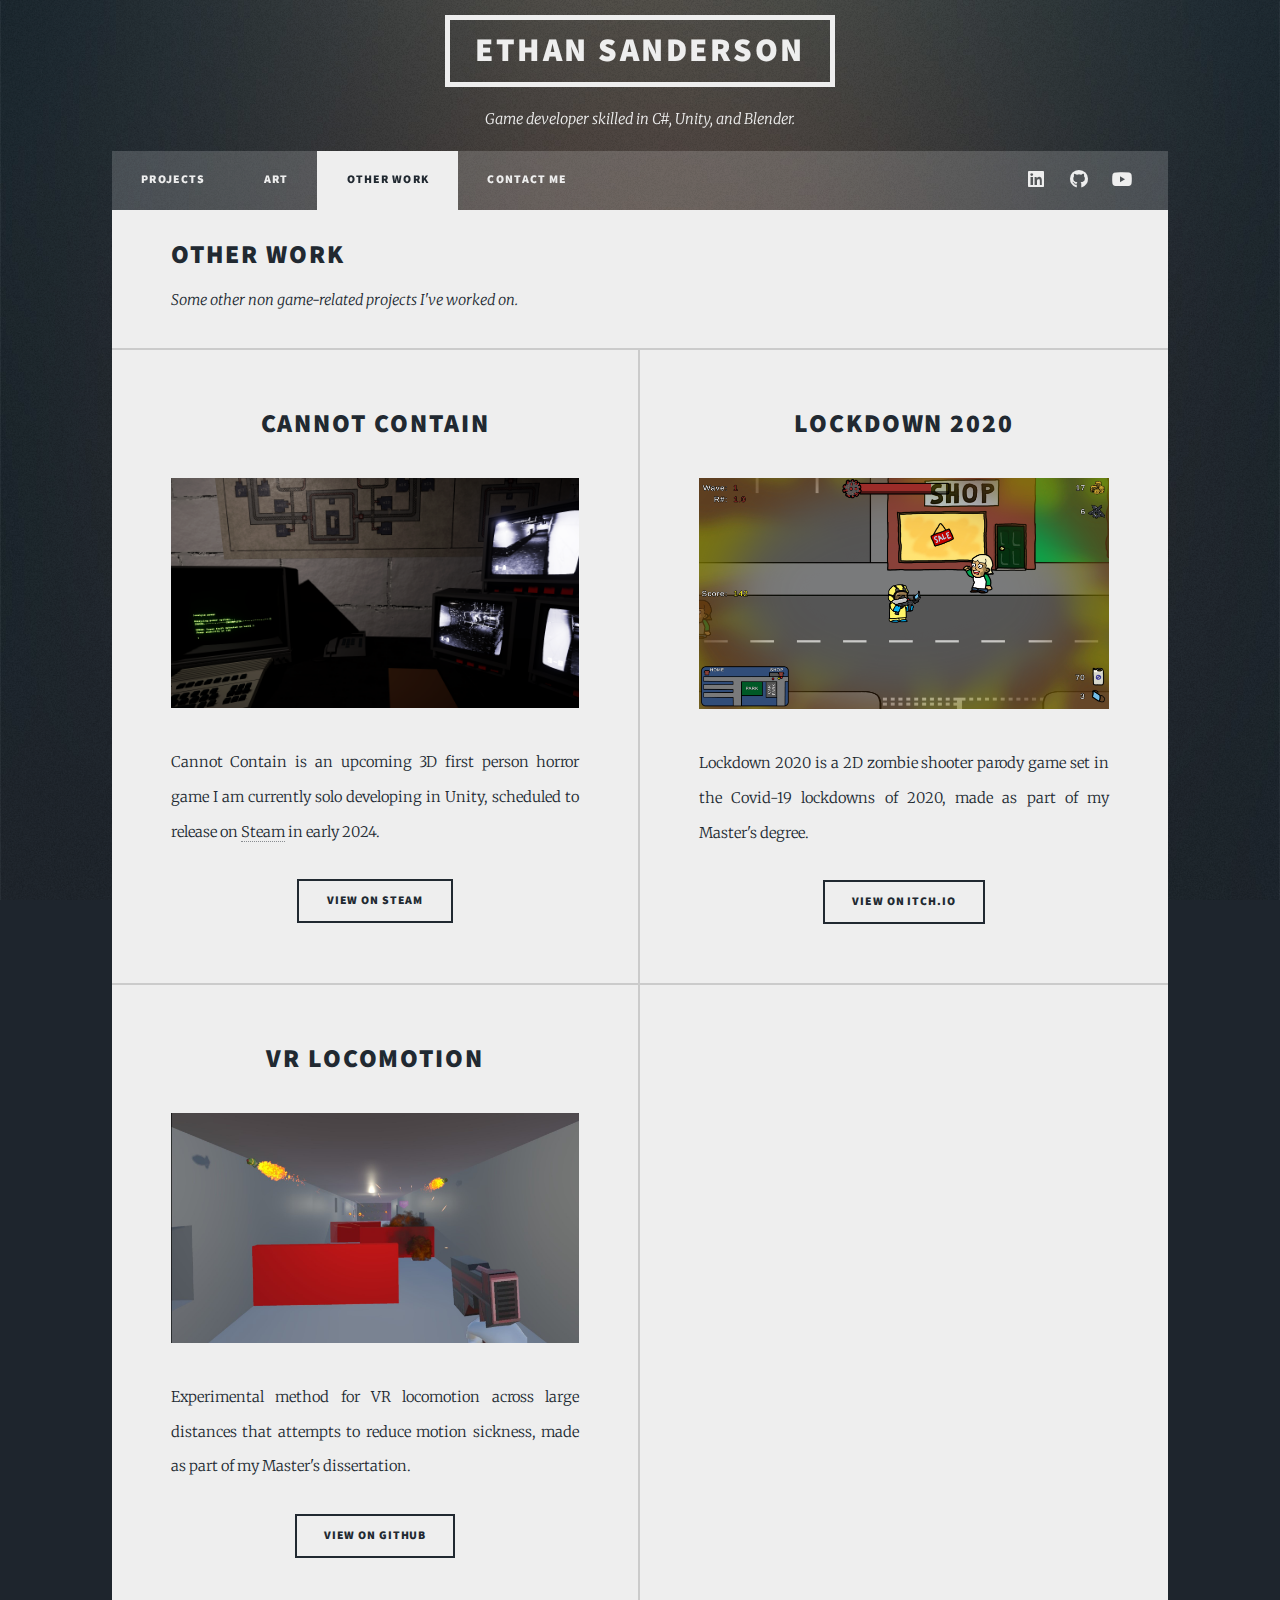
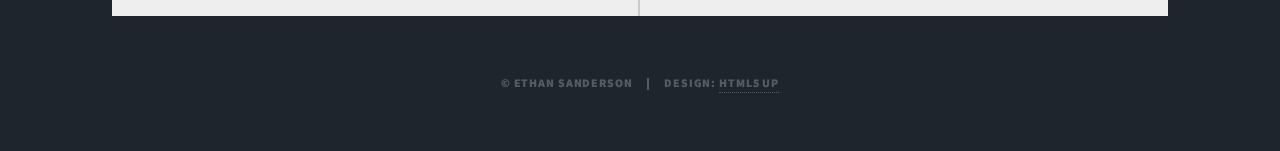
<file: other.html>
<!DOCTYPE HTML>
<!--
	Massively by HTML5 UP
	html5up.net | @ajlkn
	Free for personal and commercial use under the CCA 3.0 license (html5up.net/license)
-->
<html>
	<head>
		<title>Ethan Sanderson</title>
		<meta charset="utf-8" />
		<meta name="viewport" content="width=device-width, initial-scale=1, user-scalable=no" />
		<link rel="stylesheet" href="assets/css/main.css" />
		<noscript><link rel="stylesheet" href="assets/css/noscript.css" /></noscript>
	</head>
	<body class="is-preload">

		<!-- Wrapper -->
			<div id="wrapper">

				<!-- Header -->
					<header id="header">
						<div class="logo">Ethan Sanderson</div>
						<p>Game developer skilled in C#, Unity, and Blender.</p>
					</header>

				<!-- Nav -->
					<nav id="nav">
						<ul class="links">
							<li><a href="projects.html">Projects</a></li>
							<li><a href="art.html">Art</a></li>
							<li class="active"><a href="other.html">Other Work</a></li>
							<li><a href="contact.html">Contact Me</a></li>
						</ul>
						<ul class="icons">
							<li><a href="https://www.linkedin.com/in/ethanjsanderson/" target="_blank" class="icon brands fa-linkedin"><span class="label">LinkedIn</span></a></li>
							<li><a href="https://github.com/Ethangle" target="_blank" class="icon brands fa-github"><span class="label">GitHub</span></a></li>
							<li><a href="https://www.youtube.com/channel/UCgEqv6bSd-9lus4eBq7pBug" target="_blank" class="icon brands fa-youtube"><span class="label">YouTube</span></a></li>
						</ul>
					</nav>

				<!-- Main -->
					<div id="main">
						<header>
							<h2>Other Work</h2>
							<p>Some other non game-related projects I've worked on.</p>
						</header>
						<!-- Posts -->
						<section class="posts">
							
							<article>
								<header>
									<h2><a href="#">Cannot Contain</a></h2>
								</header>
								<a href="#" class="image fit"><img src="images/CannotContain_Thumbnail.png" alt="" /></a>
								<p>Cannot Contain is an upcoming 3D first person horror game I am currently solo developing in Unity, scheduled to release on <a href="https://store.steampowered.com/app/2709510/Cannot_Contain/">Steam</a> in early 2024.</p>
								<ul class="actions special">
									<li><a href="https://store.steampowered.com/app/2709510/Cannot_Contain/" target="_blank" class="button">View On Steam</a></li>
								</ul>
							</article>
							<article>
								<header>
									<h2><a href="#">Lockdown 2020</a></h2>
								</header>
								<a href="#" class="image fit"><img src="images/Lockdown2020_Thumbnail.png" alt="" /></a>
								<p>Lockdown 2020 is a 2D zombie shooter parody game set in the Covid-19 lockdowns of 2020, made as part of my Master's degree.</p>
								<ul class="actions special">
									<li><a href="https://ethangle.itch.io/lockdown-2020" target="_blank" class="button">View On Itch.io</a></li>
								</ul>
							</article>
							<article>
								<header>
									<h2><a href="#">VR Locomotion</a></h2>
								</header>
								<a href="#" class="image fit"><img src="images/VRProject_Thumbnail.png" alt="" /></a>
								<p>Experimental method for VR locomotion across large distances that attempts to reduce motion sickness, made as part of my Master's dissertation.</p>
								<ul class="actions special">
									<li><a href="https://github.com/Ethangle/VR-Locomotion-Project.git" target="_blank" class="button">View On GitHub</a></li>
								</ul>
							</article>
							<!-- <article>

							</article> -->
						</section>

					</div>

				<!-- Copyright -->
					<div id="copyright">
						<ul><li>&copy; Ethan Sanderson</li><li>Design: <a href="https://html5up.net" target="_blank">HTML5 UP</a></li></ul>
					</div>

			</div>

		<!-- Scripts -->
			<script src="assets/js/jquery.min.js"></script>
			<script src="assets/js/jquery.scrollex.min.js"></script>
			<script src="assets/js/jquery.scrolly.min.js"></script>
			<script src="assets/js/browser.min.js"></script>
			<script src="assets/js/breakpoints.min.js"></script>
			<script src="assets/js/util.js"></script>
			<script src="assets/js/main.js"></script>

	</body>
</html>
</file>
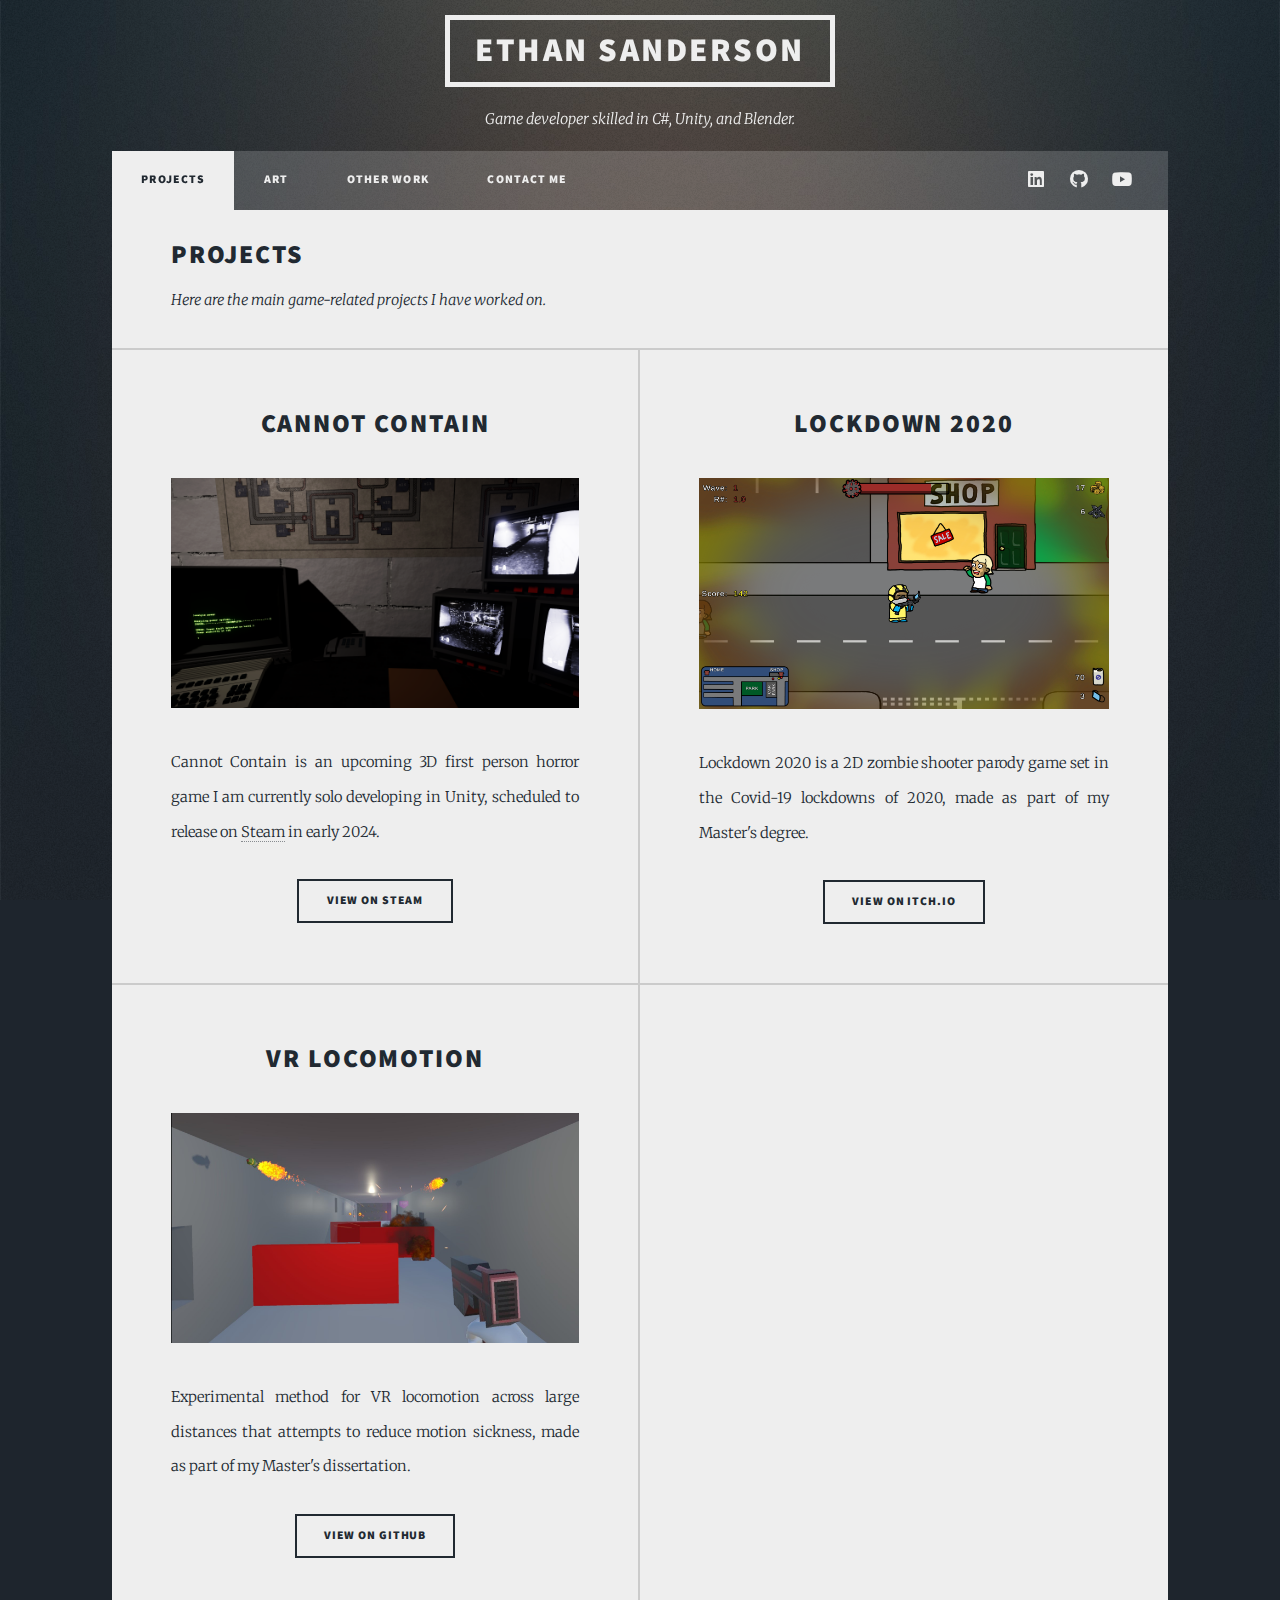
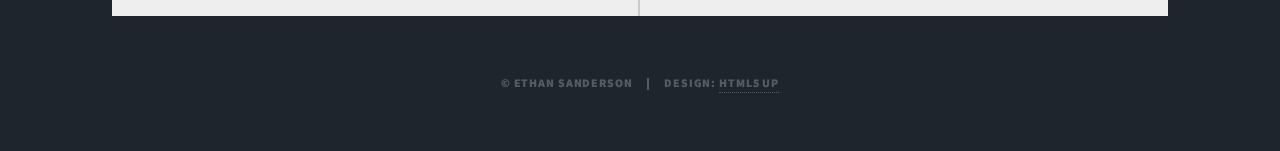
<file: projects.html>
<!DOCTYPE HTML>
<!--
	Massively by HTML5 UP
	html5up.net | @ajlkn
	Free for personal and commercial use under the CCA 3.0 license (html5up.net/license)
-->
<html>
	<head>
		<title>Ethan Sanderson</title>
		<meta charset="utf-8" />
		<meta name="viewport" content="width=device-width, initial-scale=1, user-scalable=no" />
		<link rel="stylesheet" href="assets/css/main.css" />
		<noscript><link rel="stylesheet" href="assets/css/noscript.css" /></noscript>
	</head>
	<body class="is-preload">

		<!-- Wrapper -->
			<div id="wrapper">

				<!-- Header -->
					<header id="header">
						<div class="logo">Ethan Sanderson</div>
						<p>Game developer skilled in C#, Unity, and Blender.</p>
					</header>

				<!-- Nav -->
					<nav id="nav">
						<ul class="links">
							<li class="active"><a href="projects.html">Projects</a></li>
							<li><a href="art.html">Art</a></li>
							<li><a href="other.html">Other Work</a></li>
							<li><a href="contact.html">Contact Me</a></li>
						</ul>
						<ul class="icons">
							<li><a href="https://www.linkedin.com/in/ethanjsanderson/" target="_blank" class="icon brands fa-linkedin"><span class="label">LinkedIn</span></a></li>
							<li><a href="https://github.com/Ethangle" target="_blank" class="icon brands fa-github"><span class="label">GitHub</span></a></li>
							<li><a href="https://www.youtube.com/channel/UCgEqv6bSd-9lus4eBq7pBug" target="_blank" class="icon brands fa-youtube"><span class="label">YouTube</span></a></li>
						</ul>
					</nav>

				<!-- Main -->
					<div id="main">
						<header>
							<h2>Projects</h2>
							<p>Here are the main game-related projects I have worked on.</p>
						</header>
						<!-- Posts -->
						<section class="posts">
							
							<article>
								<header>
									<h2><a href="#">Cannot Contain</a></h2>
								</header>
								<a href="#" class="image fit"><img src="images/CannotContain_Thumbnail.png" alt="" /></a>
								<p>Cannot Contain is an upcoming 3D first person horror game I am currently solo developing in Unity, scheduled to release on <a href="https://store.steampowered.com/app/2709510/Cannot_Contain/">Steam</a> in early 2024.</p>
								<ul class="actions special">
									<li><a href="https://store.steampowered.com/app/2709510/Cannot_Contain/" target="_blank" class="button">View On Steam</a></li>
								</ul>
							</article>
							<article>
								<header>
									<h2><a href="#">Lockdown 2020</a></h2>
								</header>
								<a href="#" class="image fit"><img src="images/Lockdown2020_Thumbnail.png" alt="" /></a>
								<p>Lockdown 2020 is a 2D zombie shooter parody game set in the Covid-19 lockdowns of 2020, made as part of my Master's degree.</p>
								<ul class="actions special">
									<li><a href="https://ethangle.itch.io/lockdown-2020" target="_blank" class="button">View On Itch.io</a></li>
								</ul>
							</article>
							<article>
								<header>
									<h2><a href="#">VR Locomotion</a></h2>
								</header>
								<a href="#" class="image fit"><img src="images/VRProject_Thumbnail.png" alt="" /></a>
								<p>Experimental method for VR locomotion across large distances that attempts to reduce motion sickness, made as part of my Master's dissertation.</p>
								<ul class="actions special">
									<li><a href="https://github.com/Ethangle/VR-Locomotion-Project.git" target="_blank" class="button">View On GitHub</a></li>
								</ul>
							</article>
							<!-- <article>

							</article> -->
						</section>

					</div>

				<!-- Copyright -->
					<div id="copyright">
						<ul><li>&copy; Ethan Sanderson</li><li>Design: <a href="https://html5up.net" target="_blank">HTML5 UP</a></li></ul>
					</div>

			</div>

		<!-- Scripts -->
			<script src="assets/js/jquery.min.js"></script>
			<script src="assets/js/jquery.scrollex.min.js"></script>
			<script src="assets/js/jquery.scrolly.min.js"></script>
			<script src="assets/js/browser.min.js"></script>
			<script src="assets/js/breakpoints.min.js"></script>
			<script src="assets/js/util.js"></script>
			<script src="assets/js/main.js"></script>

	</body>
</html>
</file>
<file: assets/css/main.css>
@import url(fontawesome-all.min.css);
@import url("https://fonts.googleapis.com/css?family=Merriweather:300,700,300italic,700italic|Source+Sans+Pro:900");

/*
	Massively by HTML5 UP
	html5up.net | @ajlkn
	Free for personal and commercial use under the CCA 3.0 license (html5up.net/license)
*/

:root {
	--main-color: #eee;
	--main-border-color: #00000025;
	--text-color: #212931; /* default: #212931 */
	--text-hover-color: #18bfef; /* default: #18bfef */
}

html, body, div, span, applet, object,
iframe, h1, h2, h3, h4, h5, h6, p, blockquote,
pre, a, abbr, acronym, address, big, cite,
code, del, dfn, em, img, ins, kbd, q, s, samp,
small, strike, strong, sub, sup, tt, var, b,
u, i, center, dl, dt, dd, ol, ul, li, fieldset,
form, label, legend, table, caption, tbody,
tfoot, thead, tr, th, td, article, aside,
canvas, details, embed, figure, figcaption,
footer, header, hgroup, menu, nav, output, ruby,
section, summary, time, mark, audio, video {
	margin: 0;
	padding: 0;
	border: 0;
	font-size: 100%;
	font: inherit;
	vertical-align: baseline;}

article, aside, details, figcaption, figure,
footer, header, hgroup, menu, nav, section {
	display: block;}

body {
	line-height: 1;
}

ol, ul {
	list-style: none;
}

blockquote, q {
	quotes: none;
}

	blockquote:before, blockquote:after, q:before, q:after {
		content: '';
		content: none;
	}

table {
	border-collapse: collapse;
	border-spacing: 0;
}

body {
	-webkit-text-size-adjust: none;
}

mark {
	background-color: transparent;
	color: inherit;
}

input::-moz-focus-inner {
	border: 0;
	padding: 0;
}

input, select, textarea {
	-moz-appearance: none;
	-webkit-appearance: none;
	-ms-appearance: none;
	appearance: none;
}

/* Basic */

	@-ms-viewport {
		width: device-width;
	}

	body {
		-ms-overflow-style: scrollbar;
	}

	@media screen and (max-width: 480px) {

		html, body {
			min-width: 320px;
		}

	}

	html {
		box-sizing: border-box;
	}

	*, *:before, *:after {
		box-sizing: inherit;
	}

	body {
		background-color: #1e252d;
	}

		body.is-preload *, body.is-preload *:before, body.is-preload *:after {
			-moz-animation: none !important;
			-webkit-animation: none !important;
			-ms-animation: none !important;
			animation: none !important;
			-moz-transition: none !important;
			-webkit-transition: none !important;
			-ms-transition: none !important;
			transition: none !important;
		}

/* Type */

	html {
		font-size: 16pt;
	}

		@media screen and (max-width: 1680px) {

			html {
				font-size: 12pt;
			}

		}

		@media screen and (max-width: 1280px) {

			html {
				font-size: 11pt;
			}

		}

		@media screen and (max-width: 360px) {

			html {
				font-size: 10pt;
			}

		}

	body {
		color: var(--text-color);
	}

	body, input, select, textarea {
		font-family: "Merriweather", Georgia, serif;
		font-weight: 300;
		font-size: 1rem;
		line-height: 2.375;
	}

	a {
		-moz-transition: color 0.2s ease-in-out, background-color 0.2s ease-in-out, border-color 0.2s ease-in-out, box-shadow 0.2s ease-in-out;
		-webkit-transition: color 0.2s ease-in-out, background-color 0.2s ease-in-out, border-color 0.2s ease-in-out, box-shadow 0.2s ease-in-out;
		-ms-transition: color 0.2s ease-in-out, background-color 0.2s ease-in-out, border-color 0.2s ease-in-out, box-shadow 0.2s ease-in-out;
		transition: color 0.2s ease-in-out, background-color 0.2s ease-in-out, border-color 0.2s ease-in-out, box-shadow 0.2s ease-in-out;
		border-bottom: dotted 1px;
		text-decoration: none;
	}

		a:hover {
			border-bottom-color: transparent;
		}

	strong, b {
		font-weight: 600;
	}

	em, i {
		font-style: italic;
	}

	p {
		text-align: justify;
		margin: 0 0 0 0;
	}

	h1, h2, h3, h4, h5, h6 {
		font-family: "Source Sans Pro", Helvetica, sans-serif;
		font-weight: 900;
		line-height: 1.5;
		letter-spacing: 0.075em;
		text-transform: uppercase;
		margin: 0 0 1rem 0;
	}

		h1 a, h2 a, h3 a, h4 a, h5 a, h6 a {
			border-bottom: 0;
			color: inherit;
			text-decoration: none;
		}

	h1 {
		font-size: 4rem;
		line-height: 1.1;
		margin: 0 0 2rem 0;
	}

	h2 {
		font-size: 1.75rem;
		line-height: 1.3;
		margin: 0 0 1.5rem 0;
	}

	h3 {
		font-size: 1.25rem;
		margin: 0 0 1.5rem 0;
	}

	h4 {
		font-size: 1rem;
	}

	h5 {
		font-size: 0.9rem;
	}

	h6 {
		font-size: 0.8rem;
	}

	sub {
		font-size: 0.8rem;
		position: relative;
		top: 0.5rem;
	}

	sup {
		font-size: 0.8rem;
		position: relative;
		top: -0.5rem;
	}

	blockquote {
		border-left: solid 4px;
		font-style: italic;
		margin: 0 0 2rem 0;
		padding: 0.5rem 0 0.5rem 2rem;
	}

	code {
		border: solid 2px;
		font-family: "Courier New", monospace;
		font-size: 0.9rem;
		margin: 0 0.25rem;
		padding: 0.25rem 0.65rem;
	}

	pre {
		-webkit-overflow-scrolling: touch;
		font-family: "Courier New", monospace;
		font-size: 0.9rem;
		margin: 0 0 2rem 0;
	}

		pre code {
			display: block;
			line-height: 1.75;
			padding: 1rem 1.5rem;
			overflow-x: auto;
		}

	hr {
		border: 0;
		border-bottom: solid 2px;
		margin: 3rem 0;
	}

		hr.major {
			margin: 5rem 0;
		}

	.align-left {
		text-align: left;
	}

	.align-center {
		text-align: center;
	}

	.align-right {
		text-align: right;
	}

	input, select, textarea {
		color: var(--text-color);
	}

	a {
		color: var(--text-color);
		border-bottom-color: rgba(33, 41, 49, 0.5);
	}

		a:hover {
			border-bottom-color: transparent;
			color: var(--text-hover-color) !important;
		}

	strong, b {
		color: var(--text-color);
	}

	h1, h2, h3, h4, h5, h6 {
		color: var(--text-color);
	}

	blockquote {
		border-left-color: #eeeeee;
	}

	code {
		background: rgba(220, 220, 220, 0.25);
		border-color: #eeeeee;
	}

	hr {
		border-bottom-color: #eeeeee;
	}

/* Row */

	.row {
		display: flex;
		flex-wrap: wrap;
		box-sizing: border-box;
		align-items: stretch;
	}

		.row > * {
			box-sizing: border-box;
		}

		.row.gtr-uniform > * > :last-child {
			margin-bottom: 0;
		}

		.row.aln-left {
			justify-content: flex-start;
		}

		.row.aln-center {
			justify-content: center;
		}

		.row.aln-right {
			justify-content: flex-end;
		}

		.row.aln-top {
			align-items: flex-start;
		}

		.row.aln-middle {
			align-items: center;
		}

		.row.aln-bottom {
			align-items: flex-end;
		}

		.row > .imp {
			order: -1;
		}

		.row > .col-1 {
			width: 8.33333%;
		}

		.row > .off-1 {
			margin-left: 8.33333%;
		}

		.row > .col-2 {
			width: 16.66667%;
		}

		.row > .off-2 {
			margin-left: 16.66667%;
		}

		.row > .col-3 {
			width: 25%;
		}

		.row > .off-3 {
			margin-left: 25%;
		}

		.row > .col-4 {
			width: 33.33333%;
		}

		.row > .off-4 {
			margin-left: 33.33333%;
		}

		.row > .col-5 {
			width: 41.66667%;
		}

		.row > .off-5 {
			margin-left: 41.66667%;
		}

		.row > .col-6 {
			width: 50%;
		}

		.row > .off-6 {
			margin-left: 50%;
		}

		.row > .col-7 {
			width: 58.33333%;
		}

		.row > .off-7 {
			margin-left: 58.33333%;
		}

		.row > .col-8 {
			width: 66.66667%;
		}

		.row > .off-8 {
			margin-left: 66.66667%;
		}

		.row > .col-9 {
			width: 75%;
		}

		.row > .off-9 {
			margin-left: 75%;
		}

		.row > .col-10 {
			width: 83.33333%;
		}

		.row > .off-10 {
			margin-left: 83.33333%;
		}

		.row > .col-11 {
			width: 91.66667%;
		}

		.row > .off-11 {
			margin-left: 91.66667%;
		}

		.row > .col-12 {
			width: 100%;
		}

		.row > .off-12 {
			margin-left: 100%;
		}

		.row.gtr-0 {
			margin-top: 0;
			margin-left: 0rem;
		}

			.row.gtr-0 > * {
				padding: 0 0 0 0rem;
			}

			.row.gtr-0.gtr-uniform {
				margin-top: 0rem;
			}

				.row.gtr-0.gtr-uniform > * {
					padding-top: 0rem;
				}

		.row.gtr-25 {
			margin-top: 0;
			margin-left: -0.375rem;
		}

			.row.gtr-25 > * {
				padding: 0 0 0 0.375rem;
			}

			.row.gtr-25.gtr-uniform {
				margin-top: -0.375rem;
			}

				.row.gtr-25.gtr-uniform > * {
					padding-top: 0.375rem;
				}

		.row.gtr-50 {
			margin-top: 0;
			margin-left: -0.75rem;
		}

			.row.gtr-50 > * {
				padding: 0 0 0 0.75rem;
			}

			.row.gtr-50.gtr-uniform {
				margin-top: -0.75rem;
			}

				.row.gtr-50.gtr-uniform > * {
					padding-top: 0.75rem;
				}

		.row {
			margin-top: 0;
			margin-left: -1.5rem;
		}

			.row > * {
				padding: 0 0 0 1.5rem;
			}

			.row.gtr-uniform {
				margin-top: -1.5rem;
			}

				.row.gtr-uniform > * {
					padding-top: 1.5rem;
				}

		.row.gtr-150 {
			margin-top: 0;
			margin-left: -2.25rem;
		}

			.row.gtr-150 > * {
				padding: 0 0 0 2.25rem;
			}

			.row.gtr-150.gtr-uniform {
				margin-top: -2.25rem;
			}

				.row.gtr-150.gtr-uniform > * {
					padding-top: 2.25rem;
				}

		.row.gtr-200 {
			margin-top: 0;
			margin-left: -3rem;
		}

			.row.gtr-200 > * {
				padding: 0 0 0 3rem;
			}

			.row.gtr-200.gtr-uniform {
				margin-top: -3rem;
			}

				.row.gtr-200.gtr-uniform > * {
					padding-top: 3rem;
				}

		@media screen and (max-width: 1680px) {

			.row {
				display: flex;
				flex-wrap: wrap;
				box-sizing: border-box;
				align-items: stretch;
			}

				.row > * {
					box-sizing: border-box;
				}

				.row.gtr-uniform > * > :last-child {
					margin-bottom: 0;
				}

				.row.aln-left {
					justify-content: flex-start;
				}

				.row.aln-center {
					justify-content: center;
				}

				.row.aln-right {
					justify-content: flex-end;
				}

				.row.aln-top {
					align-items: flex-start;
				}

				.row.aln-middle {
					align-items: center;
				}

				.row.aln-bottom {
					align-items: flex-end;
				}

				.row > .imp-xlarge {
					order: -1;
				}

				.row > .col-1-xlarge {
					width: 8.33333%;
				}

				.row > .off-1-xlarge {
					margin-left: 8.33333%;
				}

				.row > .col-2-xlarge {
					width: 16.66667%;
				}

				.row > .off-2-xlarge {
					margin-left: 16.66667%;
				}

				.row > .col-3-xlarge {
					width: 25%;
				}

				.row > .off-3-xlarge {
					margin-left: 25%;
				}

				.row > .col-4-xlarge {
					width: 33.33333%;
				}

				.row > .off-4-xlarge {
					margin-left: 33.33333%;
				}

				.row > .col-5-xlarge {
					width: 41.66667%;
				}

				.row > .off-5-xlarge {
					margin-left: 41.66667%;
				}

				.row > .col-6-xlarge {
					width: 50%;
				}

				.row > .off-6-xlarge {
					margin-left: 50%;
				}

				.row > .col-7-xlarge {
					width: 58.33333%;
				}

				.row > .off-7-xlarge {
					margin-left: 58.33333%;
				}

				.row > .col-8-xlarge {
					width: 66.66667%;
				}

				.row > .off-8-xlarge {
					margin-left: 66.66667%;
				}

				.row > .col-9-xlarge {
					width: 75%;
				}

				.row > .off-9-xlarge {
					margin-left: 75%;
				}

				.row > .col-10-xlarge {
					width: 83.33333%;
				}

				.row > .off-10-xlarge {
					margin-left: 83.33333%;
				}

				.row > .col-11-xlarge {
					width: 91.66667%;
				}

				.row > .off-11-xlarge {
					margin-left: 91.66667%;
				}

				.row > .col-12-xlarge {
					width: 100%;
				}

				.row > .off-12-xlarge {
					margin-left: 100%;
				}

				.row.gtr-0 {
					margin-top: 0;
					margin-left: 0rem;
				}

					.row.gtr-0 > * {
						padding: 0 0 0 0rem;
					}

					.row.gtr-0.gtr-uniform {
						margin-top: 0rem;
					}

						.row.gtr-0.gtr-uniform > * {
							padding-top: 0rem;
						}

				.row.gtr-25 {
					margin-top: 0;
					margin-left: -0.375rem;
				}

					.row.gtr-25 > * {
						padding: 0 0 0 0.375rem;
					}

					.row.gtr-25.gtr-uniform {
						margin-top: -0.375rem;
					}

						.row.gtr-25.gtr-uniform > * {
							padding-top: 0.375rem;
						}

				.row.gtr-50 {
					margin-top: 0;
					margin-left: -0.75rem;
				}

					.row.gtr-50 > * {
						padding: 0 0 0 0.75rem;
					}

					.row.gtr-50.gtr-uniform {
						margin-top: -0.75rem;
					}

						.row.gtr-50.gtr-uniform > * {
							padding-top: 0.75rem;
						}

				.row {
					margin-top: 0;
					margin-left: -1.5rem;
				}

					.row > * {
						padding: 0 0 0 1.5rem;
					}

					.row.gtr-uniform {
						margin-top: -1.5rem;
					}

						.row.gtr-uniform > * {
							padding-top: 1.5rem;
						}

				.row.gtr-150 {
					margin-top: 0;
					margin-left: -2.25rem;
				}

					.row.gtr-150 > * {
						padding: 0 0 0 2.25rem;
					}

					.row.gtr-150.gtr-uniform {
						margin-top: -2.25rem;
					}

						.row.gtr-150.gtr-uniform > * {
							padding-top: 2.25rem;
						}

				.row.gtr-200 {
					margin-top: 0;
					margin-left: -3rem;
				}

					.row.gtr-200 > * {
						padding: 0 0 0 3rem;
					}

					.row.gtr-200.gtr-uniform {
						margin-top: -3rem;
					}

						.row.gtr-200.gtr-uniform > * {
							padding-top: 3rem;
						}

		}

		@media screen and (max-width: 1280px) {

			.row {
				display: flex;
				flex-wrap: wrap;
				box-sizing: border-box;
				align-items: stretch;
			}

				.row > * {
					box-sizing: border-box;
				}

				.row.gtr-uniform > * > :last-child {
					margin-bottom: 0;
				}

				.row.aln-left {
					justify-content: flex-start;
				}

				.row.aln-center {
					justify-content: center;
				}

				.row.aln-right {
					justify-content: flex-end;
				}

				.row.aln-top {
					align-items: flex-start;
				}

				.row.aln-middle {
					align-items: center;
				}

				.row.aln-bottom {
					align-items: flex-end;
				}

				.row > .imp-large {
					order: -1;
				}

				.row > .col-1-large {
					width: 8.33333%;
				}

				.row > .off-1-large {
					margin-left: 8.33333%;
				}

				.row > .col-2-large {
					width: 16.66667%;
				}

				.row > .off-2-large {
					margin-left: 16.66667%;
				}

				.row > .col-3-large {
					width: 25%;
				}

				.row > .off-3-large {
					margin-left: 25%;
				}

				.row > .col-4-large {
					width: 33.33333%;
				}

				.row > .off-4-large {
					margin-left: 33.33333%;
				}

				.row > .col-5-large {
					width: 41.66667%;
				}

				.row > .off-5-large {
					margin-left: 41.66667%;
				}

				.row > .col-6-large {
					width: 50%;
				}

				.row > .off-6-large {
					margin-left: 50%;
				}

				.row > .col-7-large {
					width: 58.33333%;
				}

				.row > .off-7-large {
					margin-left: 58.33333%;
				}

				.row > .col-8-large {
					width: 66.66667%;
				}

				.row > .off-8-large {
					margin-left: 66.66667%;
				}

				.row > .col-9-large {
					width: 75%;
				}

				.row > .off-9-large {
					margin-left: 75%;
				}

				.row > .col-10-large {
					width: 83.33333%;
				}

				.row > .off-10-large {
					margin-left: 83.33333%;
				}

				.row > .col-11-large {
					width: 91.66667%;
				}

				.row > .off-11-large {
					margin-left: 91.66667%;
				}

				.row > .col-12-large {
					width: 100%;
				}

				.row > .off-12-large {
					margin-left: 100%;
				}

				.row.gtr-0 {
					margin-top: 0;
					margin-left: 0rem;
				}

					.row.gtr-0 > * {
						padding: 0 0 0 0rem;
					}

					.row.gtr-0.gtr-uniform {
						margin-top: 0rem;
					}

						.row.gtr-0.gtr-uniform > * {
							padding-top: 0rem;
						}

				.row.gtr-25 {
					margin-top: 0;
					margin-left: -0.375rem;
				}

					.row.gtr-25 > * {
						padding: 0 0 0 0.375rem;
					}

					.row.gtr-25.gtr-uniform {
						margin-top: -0.375rem;
					}

						.row.gtr-25.gtr-uniform > * {
							padding-top: 0.375rem;
						}

				.row.gtr-50 {
					margin-top: 0;
					margin-left: -0.75rem;
				}

					.row.gtr-50 > * {
						padding: 0 0 0 0.75rem;
					}

					.row.gtr-50.gtr-uniform {
						margin-top: -0.75rem;
					}

						.row.gtr-50.gtr-uniform > * {
							padding-top: 0.75rem;
						}

				.row {
					margin-top: 0;
					margin-left: -1.5rem;
				}

					.row > * {
						padding: 0 0 0 1.5rem;
					}

					.row.gtr-uniform {
						margin-top: -1.5rem;
					}

						.row.gtr-uniform > * {
							padding-top: 1.5rem;
						}

				.row.gtr-150 {
					margin-top: 0;
					margin-left: -2.25rem;
				}

					.row.gtr-150 > * {
						padding: 0 0 0 2.25rem;
					}

					.row.gtr-150.gtr-uniform {
						margin-top: -2.25rem;
					}

						.row.gtr-150.gtr-uniform > * {
							padding-top: 2.25rem;
						}

				.row.gtr-200 {
					margin-top: 0;
					margin-left: -3rem;
				}

					.row.gtr-200 > * {
						padding: 0 0 0 3rem;
					}

					.row.gtr-200.gtr-uniform {
						margin-top: -3rem;
					}

						.row.gtr-200.gtr-uniform > * {
							padding-top: 3rem;
						}

		}

		@media screen and (max-width: 980px) {

			.row {
				display: flex;
				flex-wrap: wrap;
				box-sizing: border-box;
				align-items: stretch;
			}

				.row > * {
					box-sizing: border-box;
				}

				.row.gtr-uniform > * > :last-child {
					margin-bottom: 0;
				}

				.row.aln-left {
					justify-content: flex-start;
				}

				.row.aln-center {
					justify-content: center;
				}

				.row.aln-right {
					justify-content: flex-end;
				}

				.row.aln-top {
					align-items: flex-start;
				}

				.row.aln-middle {
					align-items: center;
				}

				.row.aln-bottom {
					align-items: flex-end;
				}

				.row > .imp-medium {
					order: -1;
				}

				.row > .col-1-medium {
					width: 8.33333%;
				}

				.row > .off-1-medium {
					margin-left: 8.33333%;
				}

				.row > .col-2-medium {
					width: 16.66667%;
				}

				.row > .off-2-medium {
					margin-left: 16.66667%;
				}

				.row > .col-3-medium {
					width: 25%;
				}

				.row > .off-3-medium {
					margin-left: 25%;
				}

				.row > .col-4-medium {
					width: 33.33333%;
				}

				.row > .off-4-medium {
					margin-left: 33.33333%;
				}

				.row > .col-5-medium {
					width: 41.66667%;
				}

				.row > .off-5-medium {
					margin-left: 41.66667%;
				}

				.row > .col-6-medium {
					width: 50%;
				}

				.row > .off-6-medium {
					margin-left: 50%;
				}

				.row > .col-7-medium {
					width: 58.33333%;
				}

				.row > .off-7-medium {
					margin-left: 58.33333%;
				}

				.row > .col-8-medium {
					width: 66.66667%;
				}

				.row > .off-8-medium {
					margin-left: 66.66667%;
				}

				.row > .col-9-medium {
					width: 75%;
				}

				.row > .off-9-medium {
					margin-left: 75%;
				}

				.row > .col-10-medium {
					width: 83.33333%;
				}

				.row > .off-10-medium {
					margin-left: 83.33333%;
				}

				.row > .col-11-medium {
					width: 91.66667%;
				}

				.row > .off-11-medium {
					margin-left: 91.66667%;
				}

				.row > .col-12-medium {
					width: 100%;
				}

				.row > .off-12-medium {
					margin-left: 100%;
				}

				.row.gtr-0 {
					margin-top: 0;
					margin-left: 0rem;
				}

					.row.gtr-0 > * {
						padding: 0 0 0 0rem;
					}

					.row.gtr-0.gtr-uniform {
						margin-top: 0rem;
					}

						.row.gtr-0.gtr-uniform > * {
							padding-top: 0rem;
						}

				.row.gtr-25 {
					margin-top: 0;
					margin-left: -0.375rem;
				}

					.row.gtr-25 > * {
						padding: 0 0 0 0.375rem;
					}

					.row.gtr-25.gtr-uniform {
						margin-top: -0.375rem;
					}

						.row.gtr-25.gtr-uniform > * {
							padding-top: 0.375rem;
						}

				.row.gtr-50 {
					margin-top: 0;
					margin-left: -0.75rem;
				}

					.row.gtr-50 > * {
						padding: 0 0 0 0.75rem;
					}

					.row.gtr-50.gtr-uniform {
						margin-top: -0.75rem;
					}

						.row.gtr-50.gtr-uniform > * {
							padding-top: 0.75rem;
						}

				.row {
					margin-top: 0;
					margin-left: -1.5rem;
				}

					.row > * {
						padding: 0 0 0 1.5rem;
					}

					.row.gtr-uniform {
						margin-top: -1.5rem;
					}

						.row.gtr-uniform > * {
							padding-top: 1.5rem;
						}

				.row.gtr-150 {
					margin-top: 0;
					margin-left: -2.25rem;
				}

					.row.gtr-150 > * {
						padding: 0 0 0 2.25rem;
					}

					.row.gtr-150.gtr-uniform {
						margin-top: -2.25rem;
					}

						.row.gtr-150.gtr-uniform > * {
							padding-top: 2.25rem;
						}

				.row.gtr-200 {
					margin-top: 0;
					margin-left: -3rem;
				}

					.row.gtr-200 > * {
						padding: 0 0 0 3rem;
					}

					.row.gtr-200.gtr-uniform {
						margin-top: -3rem;
					}

						.row.gtr-200.gtr-uniform > * {
							padding-top: 3rem;
						}

		}

		@media screen and (max-width: 736px) {

			.row {
				display: flex;
				flex-wrap: wrap;
				box-sizing: border-box;
				align-items: stretch;
			}

				.row > * {
					box-sizing: border-box;
				}

				.row.gtr-uniform > * > :last-child {
					margin-bottom: 0;
				}

				.row.aln-left {
					justify-content: flex-start;
				}

				.row.aln-center {
					justify-content: center;
				}

				.row.aln-right {
					justify-content: flex-end;
				}

				.row.aln-top {
					align-items: flex-start;
				}

				.row.aln-middle {
					align-items: center;
				}

				.row.aln-bottom {
					align-items: flex-end;
				}

				.row > .imp-small {
					order: -1;
				}

				.row > .col-1-small {
					width: 8.33333%;
				}

				.row > .off-1-small {
					margin-left: 8.33333%;
				}

				.row > .col-2-small {
					width: 16.66667%;
				}

				.row > .off-2-small {
					margin-left: 16.66667%;
				}

				.row > .col-3-small {
					width: 25%;
				}

				.row > .off-3-small {
					margin-left: 25%;
				}

				.row > .col-4-small {
					width: 33.33333%;
				}

				.row > .off-4-small {
					margin-left: 33.33333%;
				}

				.row > .col-5-small {
					width: 41.66667%;
				}

				.row > .off-5-small {
					margin-left: 41.66667%;
				}

				.row > .col-6-small {
					width: 50%;
				}

				.row > .off-6-small {
					margin-left: 50%;
				}

				.row > .col-7-small {
					width: 58.33333%;
				}

				.row > .off-7-small {
					margin-left: 58.33333%;
				}

				.row > .col-8-small {
					width: 66.66667%;
				}

				.row > .off-8-small {
					margin-left: 66.66667%;
				}

				.row > .col-9-small {
					width: 75%;
				}

				.row > .off-9-small {
					margin-left: 75%;
				}

				.row > .col-10-small {
					width: 83.33333%;
				}

				.row > .off-10-small {
					margin-left: 83.33333%;
				}

				.row > .col-11-small {
					width: 91.66667%;
				}

				.row > .off-11-small {
					margin-left: 91.66667%;
				}

				.row > .col-12-small {
					width: 100%;
				}

				.row > .off-12-small {
					margin-left: 100%;
				}

				.row.gtr-0 {
					margin-top: 0;
					margin-left: 0rem;
				}

					.row.gtr-0 > * {
						padding: 0 0 0 0rem;
					}

					.row.gtr-0.gtr-uniform {
						margin-top: 0rem;
					}

						.row.gtr-0.gtr-uniform > * {
							padding-top: 0rem;
						}

				.row.gtr-25 {
					margin-top: 0;
					margin-left: -0.375rem;
				}

					.row.gtr-25 > * {
						padding: 0 0 0 0.375rem;
					}

					.row.gtr-25.gtr-uniform {
						margin-top: -0.375rem;
					}

						.row.gtr-25.gtr-uniform > * {
							padding-top: 0.375rem;
						}

				.row.gtr-50 {
					margin-top: 0;
					margin-left: -0.75rem;
				}

					.row.gtr-50 > * {
						padding: 0 0 0 0.75rem;
					}

					.row.gtr-50.gtr-uniform {
						margin-top: -0.75rem;
					}

						.row.gtr-50.gtr-uniform > * {
							padding-top: 0.75rem;
						}

				.row {
					margin-top: 0;
					margin-left: -1.5rem;
				}

					.row > * {
						padding: 0 0 0 1.5rem;
					}

					.row.gtr-uniform {
						margin-top: -1.5rem;
					}

						.row.gtr-uniform > * {
							padding-top: 1.5rem;
						}

				.row.gtr-150 {
					margin-top: 0;
					margin-left: -2.25rem;
				}

					.row.gtr-150 > * {
						padding: 0 0 0 2.25rem;
					}

					.row.gtr-150.gtr-uniform {
						margin-top: -2.25rem;
					}

						.row.gtr-150.gtr-uniform > * {
							padding-top: 2.25rem;
						}

				.row.gtr-200 {
					margin-top: 0;
					margin-left: -3rem;
				}

					.row.gtr-200 > * {
						padding: 0 0 0 3rem;
					}

					.row.gtr-200.gtr-uniform {
						margin-top: -3rem;
					}

						.row.gtr-200.gtr-uniform > * {
							padding-top: 3rem;
						}

		}

		@media screen and (max-width: 480px) {

			.row {
				display: flex;
				flex-wrap: wrap;
				box-sizing: border-box;
				align-items: stretch;
			}

				.row > * {
					box-sizing: border-box;
				}

				.row.gtr-uniform > * > :last-child {
					margin-bottom: 0;
				}

				.row.aln-left {
					justify-content: flex-start;
				}

				.row.aln-center {
					justify-content: center;
				}

				.row.aln-right {
					justify-content: flex-end;
				}

				.row.aln-top {
					align-items: flex-start;
				}

				.row.aln-middle {
					align-items: center;
				}

				.row.aln-bottom {
					align-items: flex-end;
				}

				.row > .imp-xsmall {
					order: -1;
				}

				.row > .col-1-xsmall {
					width: 8.33333%;
				}

				.row > .off-1-xsmall {
					margin-left: 8.33333%;
				}

				.row > .col-2-xsmall {
					width: 16.66667%;
				}

				.row > .off-2-xsmall {
					margin-left: 16.66667%;
				}

				.row > .col-3-xsmall {
					width: 25%;
				}

				.row > .off-3-xsmall {
					margin-left: 25%;
				}

				.row > .col-4-xsmall {
					width: 33.33333%;
				}

				.row > .off-4-xsmall {
					margin-left: 33.33333%;
				}

				.row > .col-5-xsmall {
					width: 41.66667%;
				}

				.row > .off-5-xsmall {
					margin-left: 41.66667%;
				}

				.row > .col-6-xsmall {
					width: 50%;
				}

				.row > .off-6-xsmall {
					margin-left: 50%;
				}

				.row > .col-7-xsmall {
					width: 58.33333%;
				}

				.row > .off-7-xsmall {
					margin-left: 58.33333%;
				}

				.row > .col-8-xsmall {
					width: 66.66667%;
				}

				.row > .off-8-xsmall {
					margin-left: 66.66667%;
				}

				.row > .col-9-xsmall {
					width: 75%;
				}

				.row > .off-9-xsmall {
					margin-left: 75%;
				}

				.row > .col-10-xsmall {
					width: 83.33333%;
				}

				.row > .off-10-xsmall {
					margin-left: 83.33333%;
				}

				.row > .col-11-xsmall {
					width: 91.66667%;
				}

				.row > .off-11-xsmall {
					margin-left: 91.66667%;
				}

				.row > .col-12-xsmall {
					width: 100%;
				}

				.row > .off-12-xsmall {
					margin-left: 100%;
				}

				.row.gtr-0 {
					margin-top: 0;
					margin-left: 0rem;
				}

					.row.gtr-0 > * {
						padding: 0 0 0 0rem;
					}

					.row.gtr-0.gtr-uniform {
						margin-top: 0rem;
					}

						.row.gtr-0.gtr-uniform > * {
							padding-top: 0rem;
						}

				.row.gtr-25 {
					margin-top: 0;
					margin-left: -0.375rem;
				}

					.row.gtr-25 > * {
						padding: 0 0 0 0.375rem;
					}

					.row.gtr-25.gtr-uniform {
						margin-top: -0.375rem;
					}

						.row.gtr-25.gtr-uniform > * {
							padding-top: 0.375rem;
						}

				.row.gtr-50 {
					margin-top: 0;
					margin-left: -0.75rem;
				}

					.row.gtr-50 > * {
						padding: 0 0 0 0.75rem;
					}

					.row.gtr-50.gtr-uniform {
						margin-top: -0.75rem;
					}

						.row.gtr-50.gtr-uniform > * {
							padding-top: 0.75rem;
						}

				.row {
					margin-top: 0;
					margin-left: -1.5rem;
				}

					.row > * {
						padding: 0 0 0 1.5rem;
					}

					.row.gtr-uniform {
						margin-top: -1.5rem;
					}

						.row.gtr-uniform > * {
							padding-top: 1.5rem;
						}

				.row.gtr-150 {
					margin-top: 0;
					margin-left: -2.25rem;
				}

					.row.gtr-150 > * {
						padding: 0 0 0 2.25rem;
					}

					.row.gtr-150.gtr-uniform {
						margin-top: -2.25rem;
					}

						.row.gtr-150.gtr-uniform > * {
							padding-top: 2.25rem;
						}

				.row.gtr-200 {
					margin-top: 0;
					margin-left: -3rem;
				}

					.row.gtr-200 > * {
						padding: 0 0 0 3rem;
					}

					.row.gtr-200.gtr-uniform {
						margin-top: -3rem;
					}

						.row.gtr-200.gtr-uniform > * {
							padding-top: 3rem;
						}

		}

		@media screen and (max-width: 360px) {

			.row {
				display: flex;
				flex-wrap: wrap;
				box-sizing: border-box;
				align-items: stretch;
			}

				.row > * {
					box-sizing: border-box;
				}

				.row.gtr-uniform > * > :last-child {
					margin-bottom: 0;
				}

				.row.aln-left {
					justify-content: flex-start;
				}

				.row.aln-center {
					justify-content: center;
				}

				.row.aln-right {
					justify-content: flex-end;
				}

				.row.aln-top {
					align-items: flex-start;
				}

				.row.aln-middle {
					align-items: center;
				}

				.row.aln-bottom {
					align-items: flex-end;
				}

				.row > .imp-xxsmall {
					order: -1;
				}

				.row > .col-1-xxsmall {
					width: 8.33333%;
				}

				.row > .off-1-xxsmall {
					margin-left: 8.33333%;
				}

				.row > .col-2-xxsmall {
					width: 16.66667%;
				}

				.row > .off-2-xxsmall {
					margin-left: 16.66667%;
				}

				.row > .col-3-xxsmall {
					width: 25%;
				}

				.row > .off-3-xxsmall {
					margin-left: 25%;
				}

				.row > .col-4-xxsmall {
					width: 33.33333%;
				}

				.row > .off-4-xxsmall {
					margin-left: 33.33333%;
				}

				.row > .col-5-xxsmall {
					width: 41.66667%;
				}

				.row > .off-5-xxsmall {
					margin-left: 41.66667%;
				}

				.row > .col-6-xxsmall {
					width: 50%;
				}

				.row > .off-6-xxsmall {
					margin-left: 50%;
				}

				.row > .col-7-xxsmall {
					width: 58.33333%;
				}

				.row > .off-7-xxsmall {
					margin-left: 58.33333%;
				}

				.row > .col-8-xxsmall {
					width: 66.66667%;
				}

				.row > .off-8-xxsmall {
					margin-left: 66.66667%;
				}

				.row > .col-9-xxsmall {
					width: 75%;
				}

				.row > .off-9-xxsmall {
					margin-left: 75%;
				}

				.row > .col-10-xxsmall {
					width: 83.33333%;
				}

				.row > .off-10-xxsmall {
					margin-left: 83.33333%;
				}

				.row > .col-11-xxsmall {
					width: 91.66667%;
				}

				.row > .off-11-xxsmall {
					margin-left: 91.66667%;
				}

				.row > .col-12-xxsmall {
					width: 100%;
				}

				.row > .off-12-xxsmall {
					margin-left: 100%;
				}

				.row.gtr-0 {
					margin-top: 0;
					margin-left: 0rem;
				}

					.row.gtr-0 > * {
						padding: 0 0 0 0rem;
					}

					.row.gtr-0.gtr-uniform {
						margin-top: 0rem;
					}

						.row.gtr-0.gtr-uniform > * {
							padding-top: 0rem;
						}

				.row.gtr-25 {
					margin-top: 0;
					margin-left: -0.375rem;
				}

					.row.gtr-25 > * {
						padding: 0 0 0 0.375rem;
					}

					.row.gtr-25.gtr-uniform {
						margin-top: -0.375rem;
					}

						.row.gtr-25.gtr-uniform > * {
							padding-top: 0.375rem;
						}

				.row.gtr-50 {
					margin-top: 0;
					margin-left: -0.75rem;
				}

					.row.gtr-50 > * {
						padding: 0 0 0 0.75rem;
					}

					.row.gtr-50.gtr-uniform {
						margin-top: -0.75rem;
					}

						.row.gtr-50.gtr-uniform > * {
							padding-top: 0.75rem;
						}

				.row {
					margin-top: 0;
					margin-left: -1.5rem;
				}

					.row > * {
						padding: 0 0 0 1.5rem;
					}

					.row.gtr-uniform {
						margin-top: -1.5rem;
					}

						.row.gtr-uniform > * {
							padding-top: 1.5rem;
						}

				.row.gtr-150 {
					margin-top: 0;
					margin-left: -2.25rem;
				}

					.row.gtr-150 > * {
						padding: 0 0 0 2.25rem;
					}

					.row.gtr-150.gtr-uniform {
						margin-top: -2.25rem;
					}

						.row.gtr-150.gtr-uniform > * {
							padding-top: 2.25rem;
						}

				.row.gtr-200 {
					margin-top: 0;
					margin-left: -3rem;
				}

					.row.gtr-200 > * {
						padding: 0 0 0 3rem;
					}

					.row.gtr-200.gtr-uniform {
						margin-top: -3rem;
					}

						.row.gtr-200.gtr-uniform > * {
							padding-top: 3rem;
						}

		}

/* Box */

	.box {
		border: solid 2px;
		margin-bottom: 2rem;
		padding: 1.5rem;
	}

		.box > :last-child,
		.box > :last-child > :last-child,
		.box > :last-child > :last-child > :last-child {
			margin-bottom: 0;
		}

		.box.alt {
			border: 0;
			border-radius: 0;
			padding: 0;
		}

	.box {
		border-color: #eeeeee;
	}

/* Button */

	input[type="submit"],
	input[type="reset"],
	input[type="button"],
	button,
	.button {
		-moz-appearance: none;
		-webkit-appearance: none;
		-ms-appearance: none;
		appearance: none;
		-moz-transition: background-color 0.2s ease-in-out, box-shadow 0.2s ease-in-out, color 0.2s ease-in-out;
		-webkit-transition: background-color 0.2s ease-in-out, box-shadow 0.2s ease-in-out, color 0.2s ease-in-out;
		-ms-transition: background-color 0.2s ease-in-out, box-shadow 0.2s ease-in-out, color 0.2s ease-in-out;
		transition: background-color 0.2s ease-in-out, box-shadow 0.2s ease-in-out, color 0.2s ease-in-out;
		border: 0;
		border-radius: 0;
		cursor: pointer;
		display: inline-block;
		font-family: "Source Sans Pro", Helvetica, sans-serif;
		font-size: 0.8rem;
		font-weight: 900;
		letter-spacing: 0.075em;
		height: 3rem;
		line-height: 3rem;
		padding: 0 2rem;
		text-align: center;
		text-decoration: none;
		text-transform: uppercase;
		white-space: nowrap;
	}

		input[type="submit"].icon:before,
		input[type="reset"].icon:before,
		input[type="button"].icon:before,
		button.icon:before,
		.button.icon:before {
			margin-right: 0.5rem;
		}

		input[type="submit"].icon.solo,
		input[type="reset"].icon.solo,
		input[type="button"].icon.solo,
		button.icon.solo,
		.button.icon.solo {
			position: relative;
			width: 4rem;
			height: 4rem;
			line-height: 4rem;
			border-radius: 4rem;
			text-indent: 4rem;
			overflow: hidden;
			padding: 0;
			white-space: nowrap;
		}

			input[type="submit"].icon.solo:before,
			input[type="reset"].icon.solo:before,
			input[type="button"].icon.solo:before,
			button.icon.solo:before,
			.button.icon.solo:before {
				position: absolute;
				display: block;
				top: 0;
				left: 0;
				width: inherit;
				height: inherit;
				line-height: inherit;
				font-size: 1.25rem;
				margin-right: 0;
				text-align: center;
				text-indent: 0;
			}

		input[type="submit"].fit,
		input[type="reset"].fit,
		input[type="button"].fit,
		button.fit,
		.button.fit {
			width: 100%;
		}

		input[type="submit"].small,
		input[type="reset"].small,
		input[type="button"].small,
		button.small,
		.button.small {
			font-size: 0.7rem;
			height: 2.5rem;
			line-height: 2.5rem;
			padding: 0 1.5rem;
		}

		input[type="submit"].large,
		input[type="reset"].large,
		input[type="button"].large,
		button.large,
		.button.large {
			font-size: 0.9rem;
			height: 3.5rem;
			line-height: 3.5rem;
			padding: 0 2.75rem;
		}

		@media screen and (max-width: 980px) {

			input[type="submit"],
			input[type="reset"],
			input[type="button"],
			button,
			.button {
				font-size: 0.9rem;
				height: 3.25rem;
				line-height: 3.25rem;
			}

				input[type="submit"].large,
				input[type="reset"].large,
				input[type="button"].large,
				button.large,
				.button.large {
					font-size: 1rem;
					height: 3.75rem;
					line-height: 3.75rem;
				}

		}

		input[type="submit"].disabled, input[type="submit"]:disabled,
		input[type="reset"].disabled,
		input[type="reset"]:disabled,
		input[type="button"].disabled,
		input[type="button"]:disabled,
		button.disabled,
		button:disabled,
		.button.disabled,
		.button:disabled {
			pointer-events: none;
			opacity: 0.25;
		}

	input[type="submit"],
	input[type="reset"],
	input[type="button"],
	button,
	.button {
		background-color: transparent;
		box-shadow: inset 0 0 0 2px var(--text-color);
		color: var(--text-color) !important;
	}

		input[type="submit"]:hover,
		input[type="reset"]:hover,
		input[type="button"]:hover,
		button:hover,
		.button:hover {
			box-shadow: inset 0 0 0 2px var(--text-hover-color);
			color: var(--text-hover-color) !important;
		}

		input[type="submit"].primary,
		input[type="reset"].primary,
		input[type="button"].primary,
		button.primary,
		.button.primary {
			background-color: var(--text-color);
			box-shadow: none;
			color: var(--main-color) !important;
		}

			input[type="submit"].primary:hover,
			input[type="reset"].primary:hover,
			input[type="button"].primary:hover,
			button.primary:hover,
			.button.primary:hover {
				background-color: var(--text-hover-color);
			}

/* Form */

	form {
		margin: 0 0 2rem 0;
	}

		form > :last-child {
			margin-bottom: 0;
		}

		form > .fields {
			display: -moz-flex;
			display: -webkit-flex;
			display: -ms-flex;
			display: flex;
			-moz-flex-wrap: wrap;
			-webkit-flex-wrap: wrap;
			-ms-flex-wrap: wrap;
			flex-wrap: wrap;
			width: calc(100% + 3rem);
			margin: -1.5rem 0 2rem -1.5rem;
		}

			form > .fields > .field {
				-moz-flex-grow: 0;
				-webkit-flex-grow: 0;
				-ms-flex-grow: 0;
				flex-grow: 0;
				-moz-flex-shrink: 0;
				-webkit-flex-shrink: 0;
				-ms-flex-shrink: 0;
				flex-shrink: 0;
				padding: 1.5rem 0 0 1.5rem;
				width: calc(100% - 1.5rem);
			}

				form > .fields > .field.half {
					width: calc(50% - 0.75rem);
				}

				form > .fields > .field.third {
					width: calc(100%/3 - 0.5rem);
				}

				form > .fields > .field.quarter {
					width: calc(25% - 0.375rem);
				}

		@media screen and (max-width: 480px) {

			form > .fields {
				width: calc(100% + 3rem);
				margin: -1.5rem 0 2rem -1.5rem;
			}

				form > .fields > .field {
					padding: 1.5rem 0 0 1.5rem;
					width: calc(100% - 1.5rem);
				}

					form > .fields > .field.half {
						width: calc(100% - 1.5rem);
					}

					form > .fields > .field.third {
						width: calc(100% - 1.5rem);
					}

					form > .fields > .field.quarter {
						width: calc(100% - 1.5rem);
					}

		}

	label {
		display: block;
		font-family: "Source Sans Pro", Helvetica, sans-serif;
		font-weight: 900;
		line-height: 1.5;
		letter-spacing: 0.075em;
		font-size: 0.8rem;
		text-transform: uppercase;
		margin: 0 0 0.75rem 0;
	}

		@media screen and (max-width: 980px) {

			label {
				font-size: 0.9rem;
			}

		}

	input[type="text"],
	input[type="password"],
	input[type="email"],
	select,
	textarea {
		-moz-appearance: none;
		-webkit-appearance: none;
		-ms-appearance: none;
		appearance: none;
		background: transparent;
		border-radius: 0;
		border: solid 2px;
		color: inherit;
		display: block;
		outline: 0;
		padding: 0 1rem;
		text-decoration: none;
		width: 100%;
	}

		input[type="text"]:invalid,
		input[type="password"]:invalid,
		input[type="email"]:invalid,
		select:invalid,
		textarea:invalid {
			box-shadow: none;
		}

	select {
		background-size: 1.25rem;
		background-repeat: no-repeat;
		background-position: calc(100% - 1rem) center;
		height: 3rem;
		padding-right: 3rem;
		text-overflow: ellipsis;
	}

		select:focus::-ms-value {
			background-color: transparent;
		}

		select::-ms-expand {
			display: none;
		}

	input[type="text"],
	input[type="password"],
	input[type="email"],
	select {
		height: 3rem;
	}

	textarea {
		padding: 0.75rem 1rem;
	}

	input[type="checkbox"],
	input[type="radio"] {
		-moz-appearance: none;
		-webkit-appearance: none;
		-ms-appearance: none;
		appearance: none;
		display: block;
		float: left;
		margin-right: -2rem;
		opacity: 0;
		width: 1rem;
		z-index: -1;
	}

		input[type="checkbox"] + label,
		input[type="radio"] + label {
			text-decoration: none;
			cursor: pointer;
			display: inline-block;
			font-size: 1rem;
			letter-spacing: 0;
			font-family: "Merriweather", Georgia, serif;
			text-transform: none;
			font-weight: 300;
			padding-left: 2.8rem;
			padding-right: 1rem;
			position: relative;
		}

			input[type="checkbox"] + label:before,
			input[type="radio"] + label:before {
				-moz-osx-font-smoothing: grayscale;
				-webkit-font-smoothing: antialiased;
				display: inline-block;
				font-style: normal;
				font-variant: normal;
				text-rendering: auto;
				line-height: 1;
				text-transform: none !important;
				font-family: 'Font Awesome 5 Free';
				font-weight: 900;
			}

			input[type="checkbox"] + label:before,
			input[type="radio"] + label:before {
				border-radius: 0;
				border: solid 2px;
				content: '';
				display: inline-block;
				font-size: 0.8rem;
				height: 1.8rem;
				left: 0;
				line-height: 1.65rem;
				position: absolute;
				text-align: center;
				top: -0.125rem;
				width: 1.8rem;
			}

		input[type="checkbox"]:checked + label:before,
		input[type="radio"]:checked + label:before {
			content: '\f00c';
		}

	input[type="checkbox"] + label:before {
		border-radius: 0;
	}

	input[type="radio"] + label:before {
		border-radius: 100%;
	}

	::-webkit-input-placeholder {
		opacity: 1.0;
	}

	:-moz-placeholder {
		opacity: 1.0;
	}

	::-moz-placeholder {
		opacity: 1.0;
	}

	:-ms-input-placeholder {
		opacity: 1.0;
	}

	label {
		color: var(--text-color);
	}

	input[type="text"],
	input[type="password"],
	input[type="email"],
	select,
	textarea {
		border-color: #eeeeee;
	}

		input[type="text"]:focus,
		input[type="password"]:focus,
		input[type="email"]:focus,
		select:focus,
		textarea:focus {
			border-color: var(--text-hover-color);
		}

	select {
		background-image: url("data:image/svg+xml;charset=utf8,%3Csvg xmlns='http://www.w3.org/2000/svg' width='40' height='40' preserveAspectRatio='none' viewBox='0 0 40 40'%3E%3Cpath d='M9.4,12.3l10.4,10.4l10.4-10.4c0.2-0.2,0.5-0.4,0.9-0.4c0.3,0,0.6,0.1,0.9,0.4l3.3,3.3c0.2,0.2,0.4,0.5,0.4,0.9 c0,0.4-0.1,0.6-0.4,0.9L20.7,31.9c-0.2,0.2-0.5,0.4-0.9,0.4c-0.3,0-0.6-0.1-0.9-0.4L4.3,17.3c-0.2-0.2-0.4-0.5-0.4-0.9 c0-0.4,0.1-0.6,0.4-0.9l3.3-3.3c0.2-0.2,0.5-0.4,0.9-0.4S9.1,12.1,9.4,12.3z' fill='%23eeeeee' /%3E%3C/svg%3E");
	}

		select option {
			background-color: var(--main-color);
			color: var(--text-color);
		}

	.select-wrapper:before {
		color: #eeeeee;
	}

	input[type="checkbox"] + label,
	input[type="radio"] + label {
		color: var(--text-color);
	}

		input[type="checkbox"] + label:before,
		input[type="radio"] + label:before {
			border-color: #eeeeee;
		}

	input[type="checkbox"]:checked + label:before,
	input[type="radio"]:checked + label:before {
		background-color: var(--text-color);
		border-color: var(--text-color);
		color: var(--main-color);
	}

	input[type="checkbox"]:focus + label:before,
	input[type="radio"]:focus + label:before {
		border-color: var(--text-hover-color);
	}

	::-webkit-input-placeholder {
		color: #909498 !important;
	}

	:-moz-placeholder {
		color: #909498 !important;
	}

	::-moz-placeholder {
		color: #909498 !important;
	}

	:-ms-input-placeholder {
		color: #909498 !important;
	}

	.formerize-placeholder {
		color: #909498 !important;
	}

/* Icon */

	.icon {
		text-decoration: none;
		border-bottom: none;
		position: relative;
	}

		.icon:before {
			-moz-osx-font-smoothing: grayscale;
			-webkit-font-smoothing: antialiased;
			display: inline-block;
			font-style: normal;
			font-variant: normal;
			text-rendering: auto;
			line-height: 1;
			text-transform: none !important;
			font-family: 'Font Awesome 5 Free';
			font-weight: 400;
		}

		.icon > .label {
			display: none;
		}

		.icon:before {
			line-height: inherit;
		}

		.icon.solid:before {
			font-weight: 900;
		}

		.icon.brands:before {
			font-family: 'Font Awesome 5 Brands';
		}

/* Image */

	.image {
		border: 0;
		display: inline-block;
		position: relative;
	}

		.image img {
			display: block;
		}

		.image.left, .image.right {
			max-width: 40%;
		}

			.image.left img, .image.right img {
				width: 100%;
			}

		.image.left {
			float: left;
			margin: 0 2rem 2rem 0;
			top: 0.75rem;
		}

		.image.right {
			float: right;
			margin: 0 0 2rem 2rem;
			top: 0.75rem;
		}

		.image.fit {
			display: block;
			margin: 2.5rem 0;
			width: 100%;
		}

			.image.fit:first-child {
				margin-top: 0;
			}

			.image.fit img {
				width: 100%;
			}

		.image.main {
			display: block;
			margin: 4rem 0;
			width: 100%;
		}

			.image.main:first-child {
				margin-top: 0;
			}

			.image.main img {
				width: 100%;
			}

		@media screen and (max-width: 736px) {

			.image.fit {
				margin: 2rem 0;
			}

			.image.main {
				margin: 2rem 0;
			}

		}

	a.image {
		overflow: hidden;
	}

		a.image img {
			-moz-transition: -moz-transform 0.2s ease-out;
			-webkit-transition: -webkit-transform 0.2s ease-out;
			-ms-transition: -ms-transform 0.2s ease-out;
			transition: transform 0.2s ease-out;
		}

		a.image:hover img {
			-moz-transform: scale(1.05);
			-webkit-transform: scale(1.05);
			-ms-transform: scale(1.05);
			transform: scale(1.05);
		}

/* Actions */

	ul.actions {
		display: -moz-flex;
		display: -webkit-flex;
		display: -ms-flex;
		display: flex;
		cursor: default;
		list-style: none;
		margin-left: -1rem;
		padding-left: 0;
	}

		ul.actions li {
			padding: 0 0 0 1rem;
			vertical-align: middle;
		}

		ul.actions.special {
			-moz-justify-content: center;
			-webkit-justify-content: center;
			-ms-justify-content: center;
			justify-content: center;
			width: 100%;
			margin-left: 0;
		}

			ul.actions.special li:first-child {
				padding-left: 0;
			}

		ul.actions.stacked {
			-moz-flex-direction: column;
			-webkit-flex-direction: column;
			-ms-flex-direction: column;
			flex-direction: column;
			margin-left: 0;
		}

			ul.actions.stacked li {
				padding: 1.3rem 0 0 0;
			}

				ul.actions.stacked li:first-child {
					padding-top: 0;
				}

		ul.actions.fit {
			width: calc(100% + 1rem);
		}

			ul.actions.fit li {
				-moz-flex-grow: 1;
				-webkit-flex-grow: 1;
				-ms-flex-grow: 1;
				flex-grow: 1;
				-moz-flex-shrink: 1;
				-webkit-flex-shrink: 1;
				-ms-flex-shrink: 1;
				flex-shrink: 1;
				width: 100%;
			}

				ul.actions.fit li > * {
					width: 100%;
				}

			ul.actions.fit.stacked {
				width: 100%;
			}

		@media screen and (max-width: 480px) {

			ul.actions:not(.fixed) {
				-moz-flex-direction: column;
				-webkit-flex-direction: column;
				-ms-flex-direction: column;
				flex-direction: column;
				margin-left: 0;
				width: 100% !important;
			}

				ul.actions:not(.fixed) li {
					-moz-flex-grow: 1;
					-webkit-flex-grow: 1;
					-ms-flex-grow: 1;
					flex-grow: 1;
					-moz-flex-shrink: 1;
					-webkit-flex-shrink: 1;
					-ms-flex-shrink: 1;
					flex-shrink: 1;
					padding: 1rem 0 0 0;
					text-align: center;
					width: 100%;
				}

					ul.actions:not(.fixed) li > * {
						width: 100%;
					}

					ul.actions:not(.fixed) li:first-child {
						padding-top: 0;
					}

					ul.actions:not(.fixed) li input[type="submit"],
					ul.actions:not(.fixed) li input[type="reset"],
					ul.actions:not(.fixed) li input[type="button"],
					ul.actions:not(.fixed) li button,
					ul.actions:not(.fixed) li .button {
						width: 100%;
					}

						ul.actions:not(.fixed) li input[type="submit"].icon:before,
						ul.actions:not(.fixed) li input[type="reset"].icon:before,
						ul.actions:not(.fixed) li input[type="button"].icon:before,
						ul.actions:not(.fixed) li button.icon:before,
						ul.actions:not(.fixed) li .button.icon:before {
							margin-left: -0.5rem;
						}

		}

/* Icons */

	ul.icons {
		cursor: default;
		list-style: none;
		padding-left: 0;
	}

		ul.icons li {
			display: inline-block;
			padding: 0 0.5rem 0 0;
			vertical-align: middle;
		}

			ul.icons li:last-child {
				padding-right: 0;
			}

			ul.icons li .icon:before {
				width: 2.25rem;
				height: 2.25rem;
				line-height: 2.25rem;
				display: inline-block;
				text-align: center;
				border-radius: 100%;
				font-size: 1.25rem;
			}

		ul.icons.alt li .icon:before {
			-moz-transition: color 0.2s ease-in-out, background-color 0.2s ease-in-out, border-color 0.2s ease-in-out, box-shadow 0.2s ease-in-out;
			-webkit-transition: color 0.2s ease-in-out, background-color 0.2s ease-in-out, border-color 0.2s ease-in-out, box-shadow 0.2s ease-in-out;
			-ms-transition: color 0.2s ease-in-out, background-color 0.2s ease-in-out, border-color 0.2s ease-in-out, box-shadow 0.2s ease-in-out;
			transition: color 0.2s ease-in-out, background-color 0.2s ease-in-out, border-color 0.2s ease-in-out, box-shadow 0.2s ease-in-out;
			font-size: 1rem;
		}

/* List */

	ol {
		list-style: decimal;
		margin: 0 0 2rem 0;
		padding-left: 1.25rem;
	}

		ol li {
			padding-left: 0.25rem;
		}

	ul {
		list-style: disc;
		margin: 0 0 0 0;
		padding-left: 1rem;
	}

		ul li {
			padding-left: 0.5rem;
		}

		ul.divided {
			list-style: none;
			padding-left: 0;
		}

			ul.divided li {
				border-top: solid 1px;
				padding: 0.5rem 0;
			}

				ul.divided li:first-child {
					border-top: 0;
					padding-top: 0;
				}

	dl {
		margin: 0 0 2rem 0;
	}

		dl dt {
			display: block;
			font-weight: 600;
			margin: 0 0 1rem 0;
		}

		dl dd {
			margin-left: 2rem;
		}

	ul.divided li {
		border-top-color: #eeeeee;
	}

	ul.icons li a.icon:hover:before {
		color: var(--text-hover-color);
	}

	ul.icons.alt li .icon:before {
		box-shadow: inset 0 0 0 2px #eeeeee;
	}

	ul.icons.alt li a.icon:hover:before {
		box-shadow: inset 0 0 0 2px var(--text-hover-color);
	}

/* Section/Article */

	section.special, article.special {
		text-align: center;
	}

	header {
		cursor: default;
	}

		header > .date {
			display: block;
			font-size: 0.8rem;
			height: 1;
			margin: 0 0 1rem 0;
			position: relative;
		}

		header > p {
			font-style: italic;
		}

		header > h1 + p {
			font-size: 1.1rem;
			margin-top: -0.5rem;
			line-height: 2;
		}

		header > h2 + p {
			font-size: 1rem;
			margin-top: -0.75rem;
		}

		header > h3 + p {
			font-size: 0.9rem;
			margin-top: -0.75rem;
		}

		header > h4 + p {
			font-size: 0.8rem;
			margin-top: -0.75rem;
		}

		header.major {
			margin: 0 0 4rem 0;
			text-align: center;
		}

			header.major > :last-child {
				margin-bottom: 0;
			}

			header.major > p {
				margin-top: 0;
				text-align: center;
			}

			header.major > .date {
				font-size: 1rem;
				margin: 0 0 4rem 0;
			}

				header.major > .date:before, header.major > .date:after {
					content: '';
					display: block;
					position: absolute;
					top: 50%;
					width: calc(50% - 6rem);
					border-top: solid 2px;
				}

				header.major > .date:before {
					left: 0;
				}

				header.major > .date:after {
					right: 0;
				}

		@media screen and (max-width: 980px) {

			header br {
				display: none;
			}

		}

		@media screen and (max-width: 736px) {

			header.major {
				margin: 0 0 2rem 0;
			}

		}

	header.major .date:before, header.major .date:after {
		border-top-color: #eeeeee;
	}

	

/* Table */

	.table-wrapper {
		-webkit-overflow-scrolling: touch;
		overflow-x: auto;
	}

	table {
		margin: 0 0 2rem 0;
		width: 100%;
	}

		table tbody tr {
			border: solid 1px;
			border-left: 0;
			border-right: 0;
		}

		table td {
			padding: 0.75rem 0.75rem;
		}

		table th {
			font-family: "Source Sans Pro", Helvetica, sans-serif;
			font-size: 0.8rem;
			font-weight: 900;
			letter-spacing: 0.075em;
			line-height: 1.5;
			padding: 0 0.75rem 0.75rem 0.75rem;
			text-align: left;
			text-transform: uppercase;
		}

			@media screen and (max-width: 980px) {

				table th {
					font-size: 0.9rem;
				}

			}

		table thead {
			border-bottom: solid 2px;
		}

		table tfoot {
			border-top: solid 2px;
		}

		table.alt {
			border-collapse: separate;
		}

			table.alt tbody tr td {
				border: solid 1px;
				border-left-width: 0;
				border-top-width: 0;
			}

				table.alt tbody tr td:first-child {
					border-left-width: 1px;
				}

			table.alt tbody tr:first-child td {
				border-top-width: 1px;
			}

			table.alt thead {
				border-bottom: 0;
			}

			table.alt tfoot {
				border-top: 0;
			}

	table tbody tr {
		border-color: #eeeeee;
	}

		table tbody tr:nth-child(2n + 1) {
			background-color: rgba(220, 220, 220, 0.25);
		}

	table th {
		color: var(--text-color);
	}

	table thead {
		border-bottom-color: #eeeeee;
	}

	table tfoot {
		border-top-color: #eeeeee;
	}

	table.alt tbody tr td {
		border-color: #eeeeee;
	}

/* Pagination */

	.pagination {
		display: -moz-inline-flex;
		display: -webkit-inline-flex;
		display: -ms-inline-flex;
		display: inline-flex;
		-moz-user-select: none;
		-webkit-user-select: none;
		-ms-user-select: none;
		user-select: none;
		cursor: default;
		list-style: none;
		margin: 0 0 2rem 2px;
		padding: 0;
	}

		.pagination a, .pagination span {
			-moz-transition: background-color 0.2s ease-in-out, border-color 0.2s ease-in-out, box-shadow 0.2s ease-in-out, color 0.2s ease-in-out;
			-webkit-transition: background-color 0.2s ease-in-out, border-color 0.2s ease-in-out, box-shadow 0.2s ease-in-out, color 0.2s ease-in-out;
			-ms-transition: background-color 0.2s ease-in-out, border-color 0.2s ease-in-out, box-shadow 0.2s ease-in-out, color 0.2s ease-in-out;
			transition: background-color 0.2s ease-in-out, border-color 0.2s ease-in-out, box-shadow 0.2s ease-in-out, color 0.2s ease-in-out;
			border: solid 2px;
			display: inline-block;
			font-family: "Source Sans Pro", Helvetica, sans-serif;
			font-size: 0.8rem;
			font-weight: 900;
			height: 3rem;
			letter-spacing: 0.075em;
			line-height: calc(3rem - 4px);
			margin-left: -2px;
			min-width: 3rem;
			position: relative;
			text-align: center;
			text-decoration: none;
			text-transform: uppercase;
		}

		.pagination .next, .pagination .previous {
			text-decoration: none;
			padding: 0 1.75rem;
		}

			.pagination .next:before, .pagination .previous:before {
				-moz-osx-font-smoothing: grayscale;
				-webkit-font-smoothing: antialiased;
				display: inline-block;
				font-style: normal;
				font-variant: normal;
				text-rendering: auto;
				line-height: 1;
				text-transform: none !important;
				font-family: 'Font Awesome 5 Free';
				font-weight: 900;
			}

			.pagination .next:before, .pagination .previous:before {
				display: inline-block;
				color: inherit !important;
				line-height: inherit;
			}

		.pagination .previous:before {
			content: '\f104';
			margin-right: 0.9375em;
		}

		.pagination .next:before {
			content: '\f105';
			float: right;
			margin-left: 0.9375em;
		}

		@media screen and (max-width: 980px) {

			.pagination a, .pagination span {
				font-size: 0.9rem;
			}

		}

		@media screen and (max-width: 480px) {

			.pagination .page, .pagination .extra {
				display: none;
			}

		}

	.pagination a, .pagination span {
		border-color: #eeeeee;
	}

	.pagination a {
		color: var(--text-color) !important;
	}

		.pagination a:hover {
			color: var(--text-hover-color) !important;
			border-color: var(--text-hover-color);
			z-index: 1;
		}

			.pagination a:hover + a,
			.pagination a:hover + span {
				border-left-color: var(--text-hover-color);
			}

		.pagination a.active {
			background-color: #eeeeee;
		}

	.pagination span {
		color: #eeeeee;
	}

/* Wrapper */

	#wrapper {
		-moz-transition: opacity 0.5s ease;
		-webkit-transition: opacity 0.5s ease;
		-ms-transition: opacity 0.5s ease;
		transition: opacity 0.5s ease;
		position: relative;
		z-index: 1;
		overflow: hidden;
	}

		#wrapper > .bg {
			position: absolute;
			top: 0;
			left: 0;
			width: 100%;
			height: 100%;
			background-color: var(--text-color);
			background-image: url("../../images/overlay.png"), linear-gradient(0deg, rgba(0, 0, 0, 0.1), rgba(0, 0, 0, 0.1)), url("../../images/bg.jpg");
			background-size: auto,								auto,														100% auto;
			background-position: center,								center,														top center;
			background-repeat: repeat,								no-repeat,													no-repeat;
			background-attachment: scroll,								scroll,														scroll;
			z-index: -1;
		}

			#wrapper > .bg.fixed {
				position: fixed;
				width: 100vw;
				height: 100vh;
			}

		#wrapper.fade-in:before {
			pointer-events: none;
			-moz-transition: opacity 1s ease-in-out;
			-webkit-transition: opacity 1s ease-in-out;
			-ms-transition: opacity 1s ease-in-out;
			transition: opacity 1s ease-in-out;
			-moz-transition-delay: 0.75s;
			-webkit-transition-delay: 0.75s;
			-ms-transition-delay: 0.75s;
			transition-delay: 0.75s;
			background: #1e252d;
			content: '';
			display: block;
			height: 100%;
			left: 0;
			opacity: 0;
			position: fixed;
			top: 0;
			width: 100%;
		}

		body.is-preload #wrapper.fade-in:before {
			opacity: 1;
		}

		@media screen and (orientation: portrait) {

			#wrapper > .bg {
				background-size: auto,								auto,														auto 175%;
			}

		}

/* Intro */

	#intro {
		color: var(--main-color);
		padding: 8rem 4rem 6rem 4rem ;
		-moz-align-items: center;
		-webkit-align-items: center;
		-ms-align-items: center;
		align-items: center;
		display: -moz-flex;
		display: -webkit-flex;
		display: -ms-flex;
		display: flex;
		-moz-flex-direction: column;
		-webkit-flex-direction: column;
		-ms-flex-direction: column;
		flex-direction: column;
		-moz-justify-content: -moz-flex-end;
		-webkit-justify-content: -webkit-flex-end;
		-ms-justify-content: -ms-flex-end;
		justify-content: flex-end;
		-moz-transition: opacity 1s ease, -moz-transform 1s ease;
		-webkit-transition: opacity 1s ease, -webkit-transform 1s ease;
		-ms-transition: opacity 1s ease, -ms-transform 1s ease;
		transition: opacity 1s ease, transform 1s ease;
		position: relative;
		cursor: default;
		text-align: center;
		z-index: 1;
		min-height: 100vh;
	}

		#intro input, #intro select, #intro textarea {
			color: var(--main-color);
		}

		#intro a {
			color: var(--main-color);
			border-bottom-color: rgba(255, 255, 255, 0.5);
		}

			#intro a:hover {
				border-bottom-color: transparent;
				color: var(--text-hover-color) !important;
			}

		#intro strong, #intro b {
			color: var(--main-color);
		}

		#intro h1, #intro h2, #intro h3, #intro h4, #intro h5, #intro h6 {
			color: var(--main-color);
		}

		#intro blockquote {
			border-left-color: var(--main-color);
		}

		#intro code {
			background: rgba(255, 255, 255, 0.075);
			border-color: var(--main-color);
		}

		#intro hr {
			border-bottom-color: var(--main-color);
		}

		#intro input[type="submit"],
		#intro input[type="reset"],
		#intro input[type="button"],
		#intro button,
		#intro .button {
			background-color: transparent;
			box-shadow: inset 0 0 0 2px var(--main-color);
			color: var(--main-color) !important;
		}

			#intro input[type="submit"]:hover,
			#intro input[type="reset"]:hover,
			#intro input[type="button"]:hover,
			#intro button:hover,
			#intro .button:hover {
				box-shadow: inset 0 0 0 2px var(--text-hover-color);
				color: var(--text-hover-color) !important;
			}

			#intro input[type="submit"].primary,
			#intro input[type="reset"].primary,
			#intro input[type="button"].primary,
			#intro button.primary,
			#intro .button.primary {
				background-color: var(--main-color);
				box-shadow: none;
				color: #1e252d !important;
			}

				#intro input[type="submit"].primary:hover,
				#intro input[type="reset"].primary:hover,
				#intro input[type="button"].primary:hover,
				#intro button.primary:hover,
				#intro .button.primary:hover {
					background-color: var(--text-hover-color);
				}

		#intro h1 {
			font-size: 5rem;
			line-height: 1;
		}

		#intro p {
			font-size: 1.25rem;
			font-style: italic;
			margin-top: -0.25rem;
			text-align: center;
		}

		#intro + #header {
			margin-top: -20rem;
		}

			#intro + #header .logo {
				-moz-transform: translateY(2rem);
				-webkit-transform: translateY(2rem);
				-ms-transform: translateY(2rem);
				transform: translateY(2rem);
				opacity: 0;
				visibility: hidden;
			}

		#intro.hidden {
			pointer-events: none;
			-moz-transform: translateY(2rem);
			-webkit-transform: translateY(2rem);
			-ms-transform: translateY(2rem);
			transform: translateY(2rem);
			-moz-transition: opacity 0.5s ease, -moz-transform 0.5s ease, visibility 0.5s;
			-webkit-transition: opacity 0.5s ease, -webkit-transform 0.5s ease, visibility 0.5s;
			-ms-transition: opacity 0.5s ease, -ms-transform 0.5s ease, visibility 0.5s;
			transition: opacity 0.5s ease, transform 0.5s ease, visibility 0.5s;
			opacity: 0;
			visibility: hidden;
		}

			#intro.hidden + #header .logo {
				-moz-transform: translateY(0);
				-webkit-transform: translateY(0);
				-ms-transform: translateY(0);
				transform: translateY(0);
				opacity: 1;
				visibility: visible;
			}

		body.is-preload #intro {
			-moz-transform: translateY(2rem);
			-webkit-transform: translateY(2rem);
			-ms-transform: translateY(2rem);
			transform: translateY(2rem);
			opacity: 0;
		}

			body.is-preload #intro:not(.hidden) + #header + #nav {
				-moz-transform: translateY(4rem);
				-webkit-transform: translateY(4rem);
				-ms-transform: translateY(4rem);
				transform: translateY(4rem);
				opacity: 0;
			}

		@media screen and (max-width: 980px) {

			#intro {
				padding: 4rem 4rem 2rem 4rem ;
				min-height: 90vh;
			}

				#intro p br {
					display: none;
				}

				#intro + #header {
					margin-top: -14rem;
				}

		}

		@media screen and (max-width: 736px) {

			#intro {
				padding: 3rem 2rem 1rem 2rem ;
				min-height: 80vh;
			}

				#intro h1 {
					font-size: 3.25rem;
					line-height: 1.1;
					margin-bottom: 1rem;
				}

				#intro p {
					font-size: 1rem;
					margin-top: 0rem;
				}

				#intro .actions {
					display: none;
				}

		}

/* Header */

	#header {
		color: var(--main-color);
		-moz-align-items: center;
		-webkit-align-items: center;
		-ms-align-items: center;
		align-items: center;
		align-content: space-between;
		display: -moz-flex;
		display: -webkit-flex;
		display: -ms-flex;
		display: flex;
		-moz-flex-direction: column;
		-webkit-flex-direction: column;
		-ms-flex-direction: column;
		flex-direction: column;
		-moz-justify-content: -moz-flex-end;
		-webkit-justify-content: -webkit-flex-end;
		-ms-justify-content: -ms-flex-end;
		justify-content: flex-end;
		pointer-events: none;
		-moz-user-select: none;
		-webkit-user-select: none;
		-ms-user-select: none;
		user-select: none;
		padding-bottom: 0;
		padding-top: 1rem;
		position: relative;
		text-align: center;
		z-index: 2;
	}

		#header input, #header select, #header textarea {
			color: var(--main-color);
		}

		#header a {
			color: var(--main-color);
			border-bottom-color: rgba(255, 255, 255, 0.5);
		}

			#header a:hover {
				border-bottom-color: transparent;
				color: var(--text-hover-color) !important;
			}

		#header strong, #header b {
			color: var(--main-color);
		}

		#header h1, #header h2, #header h3, #header h4, #header h5, #header h6 {
			color: var(--main-color);
		}

		#header blockquote {
			border-left-color: var(--main-color);
		}

		#header code {
			background: rgba(255, 255, 255, 0.075);
			border-color: var(--main-color);
		}

		#header hr {
			border-bottom-color: var(--main-color);
		}

		#header p {
			padding-top: 1rem;
			padding-bottom: 1rem;
		}

		#header .logo {
			-moz-transition: border-color 0.2s ease-in-out, color 0.2s ease-in-out, opacity 0.5s ease, -moz-transform 0.5s ease, visibility 0.5s;
			-webkit-transition: border-color 0.2s ease-in-out, color 0.2s ease-in-out, opacity 0.5s ease, -webkit-transform 0.5s ease, visibility 0.5s;
			-ms-transition: border-color 0.2s ease-in-out, color 0.2s ease-in-out, opacity 0.5s ease, -ms-transform 0.5s ease, visibility 0.5s;
			transition: border-color 0.2s ease-in-out, color 0.2s ease-in-out, opacity 0.5s ease, transform 0.5s ease, visibility 0.5s;
			pointer-events: auto;
			border-style: solid;
			border-color: var(--main-color);
			border-width: 5px !important;
			font-family: "Source Sans Pro", Helvetica, sans-serif;
			font-size: 2.25rem;
			font-weight: 900;
			letter-spacing: 0.075em;
			line-height: 1;
			padding: 1rem 1.75rem;
			text-transform: uppercase;
			visibility: visible;
		}

			/* #header .logo:hover {
				border-color: var(--text-hover-color) !important;
				color: var(--text-hover-color) !important;
			} */

		@media screen and (max-width: 980px) {

			#header {
				padding-bottom: 0;
			}

		}

		@media screen and (max-width: 736px) {

			#header {
				padding-bottom: 0;
			}

				#header .logo {
					font-size: 1.75rem;
					border-width: 3px !important;
				}

		}

/* Nav */

	#nav {
		color: var(--main-color);
		display: -moz-flex;
		display: -webkit-flex;
		display: -ms-flex;
		display: flex;
		-moz-transition: -moz-transform 1s ease, opacity 1s ease;
		-webkit-transition: -webkit-transform 1s ease, opacity 1s ease;
		-ms-transition: -ms-transform 1s ease, opacity 1s ease;
		transition: transform 1s ease, opacity 1s ease;
		background: rgba(255, 255, 255, 0.175);
		height: 4rem;
		line-height: 4rem;
		margin: 0 auto 0 auto;
		overflow: hidden;
		padding: 0 2rem 0 0;
		position: relative;
		width: calc(100% - 4rem);
		max-width: 72rem;
		z-index: 2;
	}

		#nav ul.divided li {
			border-top-color: var(--main-color);
		}

		#nav ul.icons li a.icon:hover:before {
			color: var(--text-hover-color);
		}

		#nav ul.icons.alt li .icon:before {
			box-shadow: inset 0 0 0 2px var(--main-color);
		}

		#nav ul.icons.alt li a.icon:hover:before {
			box-shadow: inset 0 0 0 2px var(--text-hover-color);
		}

		#nav input, #nav select, #nav textarea {
			color: var(--main-color);
		}

		#nav a {
			color: var(--main-color);
			border-bottom-color: rgba(255, 255, 255, 0.5);
		}

			#nav a:hover {
				border-bottom-color: transparent;
				color: var(--text-hover-color) !important;
			}

		#nav strong, #nav b {
			color: var(--main-color);
		}

		#nav h1, #nav h2, #nav h3, #nav h4, #nav h5, #nav h6 {
			color: var(--main-color);
		}

		#nav blockquote {
			border-left-color: var(--main-color);
		}

		#nav code {
			background: rgba(255, 255, 255, 0.075);
			border-color: var(--main-color);
		}

		#nav hr {
			border-bottom-color: var(--main-color);
		}

		#nav ul.links {
			display: -moz-flex;
			display: -webkit-flex;
			display: -ms-flex;
			display: flex;
			-moz-flex-grow: 1;
			-webkit-flex-grow: 1;
			-ms-flex-grow: 1;
			flex-grow: 1;
			-moz-flex-shrink: 1;
			-webkit-flex-shrink: 1;
			-ms-flex-shrink: 1;
			flex-shrink: 1;
			font-family: "Source Sans Pro", Helvetica, sans-serif;
			font-weight: 900;
			letter-spacing: 0.075em;
			list-style: none;
			margin-bottom: 0;
			padding-left: 0;
			text-transform: uppercase;
		}

			#nav ul.links li {
				display: block;
				padding-left: 0;
			}

				#nav ul.links li a {
					-moz-transition: background-color 0.2s ease-in-out, color 0.2s ease-in-out;
					-webkit-transition: background-color 0.2s ease-in-out, color 0.2s ease-in-out;
					-ms-transition: background-color 0.2s ease-in-out, color 0.2s ease-in-out;
					transition: background-color 0.2s ease-in-out, color 0.2s ease-in-out;
					display: block;
					font-size: 0.8rem;
					outline: none;
					padding: 0 2rem;
				}

					#nav ul.links li a:hover {
						color: inherit !important;
						background-color: rgba(255, 255, 255, 0.1);
					}

				#nav ul.links li.active {
					background-color: var(--main-color);
				}

					#nav ul.links li.active a {
						color: var(--text-color);
					}

						#nav ul.links li.active a:hover {
							color: var(--text-hover-color) !important;
						}

		#nav ul.icons {
			-moz-flex-grow: 0;
			-webkit-flex-grow: 0;
			-ms-flex-grow: 0;
			flex-grow: 0;
			-moz-flex-shrink: 0;
			-webkit-flex-shrink: 0;
			-ms-flex-shrink: 0;
			flex-shrink: 0;
			margin-bottom: 0;
		}

		@media screen and (max-width: 980px) {

			#nav {
				display: none;
			}

		}

/* Main */

	#main {
		background-color: var(--main-color);
		position: relative;
		margin: 0 auto;
		width: calc(100% - 4rem);
		max-width: 72rem;
		z-index: 2;
	}

		#main > * {
			padding: 4rem 4rem 2rem 4rem ;
			margin: 0;
		}

			#main > *:first-child {
				border-top: 0;
			}

		#main > header {
			padding-top: 2rem;
			padding-bottom: 2rem;
			border-bottom: solid 2px var(--main-border-color);
		}

		#main > footer {
			text-align: center;
		}

		#main > .post {
			padding: 8rem 8rem 6rem 8rem ;
		}

			#main > .post header.major > .date {
				margin-top: -2rem;
			}

			#main > .post header.major > h1, #main > .post header.major h2 {
				font-size: 4rem;
				line-height: 1.1;
				margin: 0 0 2rem 0;
			}

			#main > .post.featured {
				text-align: center;
			}

			@media screen and (max-width: 1280px) {

				#main > .post {
					padding: 6rem 4rem 4rem 4rem ;
				}

			}

			@media screen and (max-width: 736px) {

				#main > .post {
					padding: 4rem 2rem 2rem 2rem ;
				}

					#main > .post header.major > .date {
						margin-top: -1rem;
						margin-bottom: 2rem;
					}

					#main > .post header.major > h1, #main > .post header.major h2 {
						font-size: 2.5rem;
						line-height: 1.2;
						margin: 0 0 1.5rem 0;
					}

			}

		#main > .posts {
			display: -moz-flex;
			display: -webkit-flex;
			display: -ms-flex;
			display: flex;
			-moz-flex-wrap: wrap;
			-webkit-flex-wrap: wrap;
			-ms-flex-wrap: wrap;
			flex-wrap: wrap;
			-moz-align-items: -moz-stretch;
			-webkit-align-items: -webkit-stretch;
			-ms-align-items: -ms-stretch;
			align-items: stretch;
			text-align: center;
			width: 100%;
			padding: 0;
		}

			#main > .posts > * {
				-moz-flex-shrink: 1;
				-webkit-flex-shrink: 1;
				-ms-flex-shrink: 1;
				flex-shrink: 1;
				-moz-flex-grow: 0;
				-webkit-flex-grow: 0;
				-ms-flex-grow: 0;
				flex-grow: 0;
			}

			#main > .posts > * {
				width: 50%;
			}

			#main > .posts > * {
				padding: 4rem;
				width: 50%;
			}

			#main > .posts > article > p {
				margin: 0 0 2rem 0;
			}

			#main > .posts > article {
				border-color: var(--main-border-color);
				border-right-width: 2px;
				border-style: solid;
				border-top-width: 0;
				border-bottom-width: 2px;
				text-align: center;
			}

				#main > .posts > article:last-child {
					margin-bottom: 0;
					border-bottom-width:0;
				}

				#main > .posts > article:nth-last-child(2):nth-child(odd) {
					border-bottom-width: 0;
				}

				#main > .posts > article:nth-child(even) {
					border-right-width: 0;
				}

			@media screen and (max-width: 980px) {

				#main > .posts > * {
					width: 50%;
				}

				#main > .posts > * {
					padding: 2.5rem;
					width: 50%;
				}

			}

			@media screen and (max-width: 736px) {

				#main > .posts > * {
					width: 100%;
				}

				#main > .posts > * {
					padding: 2rem;
					width: 100%;
				}

				#main > .posts > article:nth-child(n) {
					border-right-width: 0;
				}

				#main > .posts > article > :last-child {
					border-bottom-width: 0;
				}

				#main > .posts > article .image {
					max-width: 25rem;
					margin-left: auto;
					margin-right: auto;
				}

			}

		@media screen and (max-width: 736px) {

			#main > * {
				padding: 2rem 2rem 0.1rem 2rem ;
			}

		}

		@media screen and (max-width: 480px) {

			#main {
				width: 100%;
			}

		}

/* Footer */

	#footer {
		color: var(--text-color);
		display: -moz-flex;
		display: -webkit-flex;
		display: -ms-flex;
		display: flex;
		background-color: var(--main-color);
		color: var(--text-color);
		cursor: default;
		position: relative;
		margin: 0 auto;
		width: calc(100% - 4rem);
		max-width: 72rem;
		z-index: 2;
	}

		#footer input, #footer select, #footer textarea {
			color: var(--text-color);
		}

		#footer a {
			color: var(--text-color);
			border-bottom-color: rgba(113, 121, 129, 0.5);
		}

			#footer a:hover {
				border-bottom-color: transparent;
				color: var(--text-hover-color) !important;
			}

		#footer strong, #footer b {
			color: var(--text-color);
		}

		#footer h1, #footer h2, #footer h3, #footer h4, #footer h5, #footer h6 {
			color: var(--text-color);
		}

		#footer blockquote {
			border-left-color: var(--main-border-color);
		}

		#footer code {
			background: rgba(220, 220, 220, 0.5);
			border-color: var(--main-border-color);
		}

		#footer hr {
			border-bottom-color: var(--main-border-color);
		}

		#footer .box {
			border-color: var(--main-border-color);
		}

		#footer input[type="submit"],
		#footer input[type="reset"],
		#footer input[type="button"],
		#footer button,
		#footer .button {
			background-color: transparent;
			box-shadow: inset 0 0 0 2px var(--text-color);
			color: var(--text-color) !important;
		}

			#footer input[type="submit"]:hover,
			#footer input[type="reset"]:hover,
			#footer input[type="button"]:hover,
			#footer button:hover,
			#footer .button:hover {
				box-shadow: inset 0 0 0 2px var(--text-hover-color);
				color: var(--text-hover-color) !important;
			}

			#footer input[type="submit"].primary,
			#footer input[type="reset"].primary,
			#footer input[type="button"].primary,
			#footer button.primary,
			#footer .button.primary {
				background-color: #717981;
				box-shadow: none;
				color: #f5f5f5 !important;
			}

				#footer input[type="submit"].primary:hover,
				#footer input[type="reset"].primary:hover,
				#footer input[type="button"].primary:hover,
				#footer button.primary:hover,
				#footer .button.primary:hover {
					background-color: var(--text-hover-color);
				}

		#footer input[type="text"],
		#footer input[type="password"],
		#footer input[type="email"],
		#footer select,
		#footer textarea {
			border-color: var(--main-border-color);
		}

			#footer input[type="text"]:focus,
			#footer input[type="password"]:focus,
			#footer input[type="email"]:focus,
			#footer select:focus,
			#footer textarea:focus {
				border-color: var(--text-hover-color);
			}

		#footer select {
			background-image: url("data:image/svg+xml;charset=utf8,%3Csvg xmlns='http://www.w3.org/2000/svg' width='40' height='40' preserveAspectRatio='none' viewBox='0 0 40 40'%3E%3Cpath d='M9.4,12.3l10.4,10.4l10.4-10.4c0.2-0.2,0.5-0.4,0.9-0.4c0.3,0,0.6,0.1,0.9,0.4l3.3,3.3c0.2,0.2,0.4,0.5,0.4,0.9 c0,0.4-0.1,0.6-0.4,0.9L20.7,31.9c-0.2,0.2-0.5,0.4-0.9,0.4c-0.3,0-0.6-0.1-0.9-0.4L4.3,17.3c-0.2-0.2-0.4-0.5-0.4-0.9 c0-0.4,0.1-0.6,0.4-0.9l3.3-3.3c0.2-0.2,0.5-0.4,0.9-0.4S9.1,12.1,9.4,12.3z' fill='%23e2e2e2' /%3E%3C/svg%3E");
		}

			#footer select option {
				background-color: #f5f5f5;
				color: #717981;
			}

		#footer .select-wrapper:before {
			color: var(--main-border-color);
		}

		#footer input[type="checkbox"] + label,
		#footer input[type="radio"] + label {
			color: #717981;
		}

			#footer input[type="checkbox"] + label:before,
			#footer input[type="radio"] + label:before {
				border-color: var(--main-border-color);
			}

		#footer input[type="checkbox"]:checked + label:before,
		#footer input[type="radio"]:checked + label:before {
			background-color: #717981;
			border-color: #717981;
			color: #f5f5f5;
		}

		#footer input[type="checkbox"]:focus + label:before,
		#footer input[type="radio"]:focus + label:before {
			border-color: var(--text-hover-color);
		}

		#footer ::-webkit-input-placeholder {
			color: #b3b7bb !important;
		}

		#footer :-moz-placeholder {
			color: #b3b7bb !important;
		}

		#footer ::-moz-placeholder {
			color: #b3b7bb !important;
		}

		#footer :-ms-input-placeholder {
			color: #b3b7bb !important;
		}

		#footer .formerize-placeholder {
			color: #b3b7bb !important;
		}

		#footer ul.divided li {
			border-top-color: var(--main-border-color);
		}

		#footer ul.icons li a.icon:hover:before {
			color: var(--text-hover-color);
		}

		#footer ul.icons.alt li .icon:before {
			box-shadow: inset 0 0 0 2px var(--main-border-color);
		}

		#footer ul.icons.alt li a.icon:hover:before {
			box-shadow: inset 0 0 0 2px var(--text-hover-color);
		}

		#footer header.major .date:before, #footer header.major .date:after {
			border-top-color: var(--main-border-color);
		}

		#footer table tbody tr {
			border-color: var(--main-border-color);
		}

			#footer table tbody tr:nth-child(2n + 1) {
				background-color: rgba(220, 220, 220, 0.5);
			}

		#footer table th {
			color: #717981;
		}

		#footer table thead {
			border-bottom-color: var(--main-border-color);
		}

		#footer table tfoot {
			border-top-color: var(--main-border-color);
		}

		#footer table.alt tbody tr td {
			border-color: var(--main-border-color);
		}

		#footer .pagination a, #footer .pagination span {
			border-color: var(--main-border-color);
		}

		#footer .pagination a {
			color: #717981 !important;
		}

			#footer .pagination a:hover {
				color: var(--text-hover-color) !important;
				border-color: var(--text-hover-color);
				z-index: 1;
			}

				#footer .pagination a:hover + a,
				#footer .pagination a:hover + span {
					border-left-color: var(--text-hover-color);
				}

			#footer .pagination a.active {
				background-color: var(--main-border-color);
			}

		#footer .pagination span {
			color: var(--main-border-color);
		}

		#footer > section {
			-moz-flex-basis: 50%;
			-webkit-flex-basis: 50%;
			-ms-flex-basis: 50%;
			flex-basis: 50%;
			-moz-flex-grow: 1;
			-webkit-flex-grow: 1;
			-ms-flex-grow: 1;
			flex-grow: 1;
			-moz-flex-shrink: 1;
			-webkit-flex-shrink: 1;
			-ms-flex-shrink: 1;
			flex-shrink: 1;
			padding: 4rem 4rem 2rem 4rem ;
			border-left: solid 2px var(--main-border-color);
		}

			#footer > section:first-child {
				border-left: 0;
			}

			#footer > section.split {
				display: -moz-flex;
				display: -webkit-flex;
				display: -ms-flex;
				display: flex;
				-moz-flex-direction: column;
				-webkit-flex-direction: column;
				-ms-flex-direction: column;
				flex-direction: column;
				padding: 0;
			}

				#footer > section.split > section {
					padding: 3rem 4rem 1rem 4rem ;
					border-top: solid 2px var(--main-border-color);
				}

					#footer > section.split > section:first-child {
						padding: 5rem 4rem 1rem 4rem ;
						border-top: 0;
					}

					#footer > section.split > section:last-child {
						padding: 3rem 4rem 3rem 4rem ;
					}

				#footer > section.split.contact > section {
					display: -moz-flex;
					display: -webkit-flex;
					display: -ms-flex;
					display: flex;
					-moz-align-items: center;
					-webkit-align-items: center;
					-ms-align-items: center;
					align-items: center;
					padding: 3.15rem 4rem;
				}

					#footer > section.split.contact > section > * {
						margin-bottom: 0;
					}

					#footer > section.split.contact > section > :first-child {
						-moz-flex-shrink: 0;
						-webkit-flex-shrink: 0;
						-ms-flex-shrink: 0;
						flex-shrink: 0;
						-moz-flex-grow: 0;
						-webkit-flex-grow: 0;
						-ms-flex-grow: 0;
						flex-grow: 0;
						width: 6rem;
					}

					#footer > section.split.contact > section > :last-child {
						-moz-flex-shrink: 1;
						-webkit-flex-shrink: 1;
						-ms-flex-shrink: 1;
						flex-shrink: 1;
						-moz-flex-grow: 1;
						-webkit-flex-grow: 1;
						-ms-flex-grow: 1;
						flex-grow: 1;
					}

					#footer > section.split.contact > section:first-child {
						padding: 4rem 4rem 3rem 4rem;
					}

					#footer > section.split.contact > section:last-child {
						padding: 3rem 4rem 4rem 4rem;
					}

					#footer > section.split.contact > section.alt {
						-moz-align-items: -moz-flex-start;
						-webkit-align-items: -webkit-flex-start;
						-ms-align-items: -ms-flex-start;
						align-items: flex-start;
					}

						#footer > section.split.contact > section.alt > :last-child {
							margin-top: -0.325rem;
						}

		#footer form label,
		#footer h3,
		#footer p {
			font-size: 0.8rem;
		}

		@media screen and (max-width: 980px) {

			#footer {
				display: block;
			}

				#footer > section {
					border-top: solid 2px var(--main-border-color);
				}

					#footer > section:first-child {
						border-top: 0;
					}

					#footer > section.split > section {
						padding: 4rem 4rem 2rem 4rem ;
					}

						#footer > section.split > section:first-child {
							padding: 4rem 4rem 2rem 4rem ;
						}

						#footer > section.split > section:last-child {
							padding: 4rem 4rem 2rem 4rem ;
						}

					#footer > section.split.contact > section {
						padding: 4rem;
					}

						#footer > section.split.contact > section:first-child {
							padding: 4rem;
						}

						#footer > section.split.contact > section:last-child {
							padding: 4rem;
						}

				#footer form label,
				#footer h3,
				#footer p {
					font-size: 0.9rem;
				}

		}

		@media screen and (max-width: 736px) {

			#footer > section {
				padding: 2rem 2rem 0.1rem 2rem ;
			}

				#footer > section.split > section {
					padding: 2rem 2rem 0.1rem 2rem ;
				}

					#footer > section.split > section:first-child {
						padding: 2rem 2rem 0.1rem 2rem ;
					}

					#footer > section.split > section:last-child {
						padding: 2rem 2rem 0.1rem 2rem ;
					}

				#footer > section.split.contact > section {
					padding: 2rem;
				}

					#footer > section.split.contact > section:first-child {
						padding: 2rem;
					}

					#footer > section.split.contact > section:last-child {
						padding: 2rem;
					}

		}

		@media screen and (max-width: 480px) {

			#footer {
				width: 100%;
			}

		}

	#copyright {
		color: var(--main-color);
		position: relative;
		color: rgba(255, 255, 255, 0.25);
		cursor: default;
		font-family: "Source Sans Pro", Helvetica, sans-serif;
		font-size: 0.8rem;
		font-weight: 900;
		letter-spacing: 0.075em;
		line-height: 1.5;
		text-align: center;
		text-transform: uppercase;
		margin: 4rem auto 8rem auto;
		width: calc(100% - 4rem);
		max-width: 72rem;
		z-index: 2;
	}

		#copyright input, #copyright select, #copyright textarea {
			color: var(--main-color);
		}

		#copyright a {
			color: var(--main-color);
			border-bottom-color: rgba(255, 255, 255, 0.5);
		}

			#copyright a:hover {
				border-bottom-color: transparent;
				color: var(--text-hover-color) !important;
			}

		#copyright strong, #copyright b {
			color: var(--main-color);
		}

		#copyright h1, #copyright h2, #copyright h3, #copyright h4, #copyright h5, #copyright h6 {
			color: var(--main-color);
		}

		#copyright blockquote {
			border-left-color: var(--main-color);
		}

		#copyright code {
			background: rgba(255, 255, 255, 0.075);
			border-color: var(--main-color);
		}

		#copyright hr {
			border-bottom-color: var(--main-color);
		}

		#copyright a {
			color: inherit;
			border-bottom-color: inherit;
		}

		#copyright ul {
			list-style: none;
			margin: 0;
			padding-left: 0;
		}

			#copyright ul li {
				border-left: solid 2px;
				display: inline-block;
				line-height: 1;
				margin-left: 1rem;
				padding-left: 1rem;
			}

				#copyright ul li:first-child {
					border-left: 0;
					margin-left: 0;
					padding-left: 0;
				}

		@media screen and (max-width: 1280px) {

			#copyright {
				margin: 4rem auto;
			}

		}

		@media screen and (max-width: 480px) {

			#copyright ul li {
				border-left: 0;
				margin: 1rem 0 0 0;
				padding-left: 0;
				display: block;
			}

				#copyright ul li:first-child {
					margin-top: 0;
				}

		}

/* Nav Panel */

	#navPanelToggle {
		text-decoration: none;
		-moz-transition: color 0.2s ease-in-out, background-color 0.2s ease-in-out, box-shadow 0.2s ease-in-out;
		-webkit-transition: color 0.2s ease-in-out, background-color 0.2s ease-in-out, box-shadow 0.2s ease-in-out;
		-ms-transition: color 0.2s ease-in-out, background-color 0.2s ease-in-out, box-shadow 0.2s ease-in-out;
		transition: color 0.2s ease-in-out, background-color 0.2s ease-in-out, box-shadow 0.2s ease-in-out;
		display: none;
		position: fixed;
		top: 0.75rem;
		right: 0.75rem;
		border: 0;
		color: var(--main-color);
		font-family: "Source Sans Pro", Helvetica, sans-serif;
		font-size: 0.9rem;
		font-weight: 900;
		letter-spacing: 0.075em;
		padding: 0.375rem 1.25rem;
		text-transform: uppercase;
		z-index: 10001;
	}

		#navPanelToggle:before {
			-moz-osx-font-smoothing: grayscale;
			-webkit-font-smoothing: antialiased;
			display: inline-block;
			font-style: normal;
			font-variant: normal;
			text-rendering: auto;
			line-height: 1;
			text-transform: none !important;
			font-family: 'Font Awesome 5 Free';
			font-weight: 900;
		}

		#navPanelToggle:before {
			content: '\f0c9';
			margin-right: 0.5rem;
		}

		#navPanelToggle.alt {
			background-color: rgba(255, 255, 255, 0.875);
			box-shadow: 0 0.125rem 0.75rem 0 rgba(30, 37, 45, 0.25);
			color: var(--text-color);
		}

			#navPanelToggle.alt:hover {
				background-color: var(--main-color);
			}

		@media screen and (max-width: 980px) {

			#navPanelToggle {
				display: block;
			}

		}

		@media screen and (max-width: 736px) {

			#navPanelToggle {
				font-size: 0.8rem;
				padding: 0.25rem 1rem;
			}

		}

	#navPanel {
		-moz-transform: translateX(20rem);
		-webkit-transform: translateX(20rem);
		-ms-transform: translateX(20rem);
		transform: translateX(20rem);
		-moz-transition: -moz-transform 0.5s ease, box-shadow 0.5s ease, visibility 0.5s;
		-webkit-transition: -webkit-transform 0.5s ease, box-shadow 0.5s ease, visibility 0.5s;
		-ms-transition: -ms-transform 0.5s ease, box-shadow 0.5s ease, visibility 0.5s;
		transition: transform 0.5s ease, box-shadow 0.5s ease, visibility 0.5s;
		display: none;
		-webkit-overflow-scrolling: touch;
		background: var(--main-color);
		box-shadow: none;
		color: var(--text-color);
		height: 100%;
		max-width: 80%;
		overflow-y: auto;
		padding: 3rem 2rem;
		position: fixed;
		right: 0;
		top: 0;
		visibility: hidden;
		width: 20rem;
		z-index: 10002;
	}

		#navPanel .links {
			list-style: none;
			padding-left: 0;
		}

			#navPanel .links li {
				border-top: solid 2px #eeeeee;
			}

				#navPanel .links li a {
					border-bottom: 0;
					display: block;
					font-family: "Source Sans Pro", Helvetica, sans-serif;
					font-size: 0.9rem;
					font-size: 0.9rem;
					font-weight: 900;
					letter-spacing: 0.075em;
					padding: 0.75rem 0;
					text-transform: uppercase;
				}

				#navPanel .links li:first-child {
					border-top: 0;
				}

		#navPanel .close {
			text-decoration: none;
			-moz-transition: color 0.2s ease-in-out;
			-webkit-transition: color 0.2s ease-in-out;
			-ms-transition: color 0.2s ease-in-out;
			transition: color 0.2s ease-in-out;
			-webkit-tap-highlight-color: rgba(0, 0, 0, 0);
			border: 0;
			color: #909498;
			cursor: pointer;
			display: block;
			height: 3.25rem;
			line-height: 3.25rem;
			padding-right: 1.25rem;
			position: absolute;
			right: 0;
			text-align: right;
			top: 0;
			vertical-align: middle;
			width: 7rem;
		}

			#navPanel .close:before {
				-moz-osx-font-smoothing: grayscale;
				-webkit-font-smoothing: antialiased;
				display: inline-block;
				font-style: normal;
				font-variant: normal;
				text-rendering: auto;
				line-height: 1;
				text-transform: none !important;
				font-family: 'Font Awesome 5 Free';
				font-weight: 900;
			}

			#navPanel .close:before {
				content: '\f00d';
				font-size: 1.25rem;
			}

			#navPanel .close:hover {
				color: var(--text-color);
			}

			@media screen and (max-width: 736px) {

				#navPanel .close {
					height: 4rem;
					line-height: 4rem;
				}

			}

		@media screen and (max-width: 980px) {

			#navPanel {
				display: block;
			}

		}

		@media screen and (max-width: 736px) {

			#navPanel {
				padding: 2.5rem 1.75rem;
			}

		}

	@media screen and (max-width: 980px) {

		body.is-navPanel-visible #wrapper {
			opacity: 0.5;
		}

		body.is-navPanel-visible #navPanel {
			-moz-transform: translateX(0);
			-webkit-transform: translateX(0);
			-ms-transform: translateX(0);
			transform: translateX(0);
			box-shadow: 0 0 1.5rem 0 rgba(0, 0, 0, 0.2);
			visibility: visible;
		}

	}
</file>
<file: assets/css/noscript.css>
@import url(font-awesome.min.css);

/*
	Massively by HTML5 UP
	html5up.net | @ajlkn
	Free for personal and commercial use under the CCA 3.0 license (html5up.net/license)
*/

/* Wrapper */

	#wrapper {
		background-color: #212931;
		background-image: url("../../images/overlay.png"), linear-gradient(0deg, rgba(0, 0, 0, 0.1), rgba(0, 0, 0, 0.1)), url("../../images/bg.jpg");
		background-size: auto,								auto,														100% auto;
		background-position: center,								center,														top center;
		background-repeat: repeat,								no-repeat,													no-repeat;
		background-attachment: fixed,								fixed,														fixed;
	}

		#wrapper.fade-in:before {
			display: none;
		}

/* Intro */

	body.is-preload #intro {
		opacity: 1;
	}

		body.is-preload #intro:not(.hidden) + #header + #nav {
			-moz-transform: none;
			-webkit-transform: none;
			-ms-transform: none;
			transform: none;
			opacity: 1;
		}
</file>
